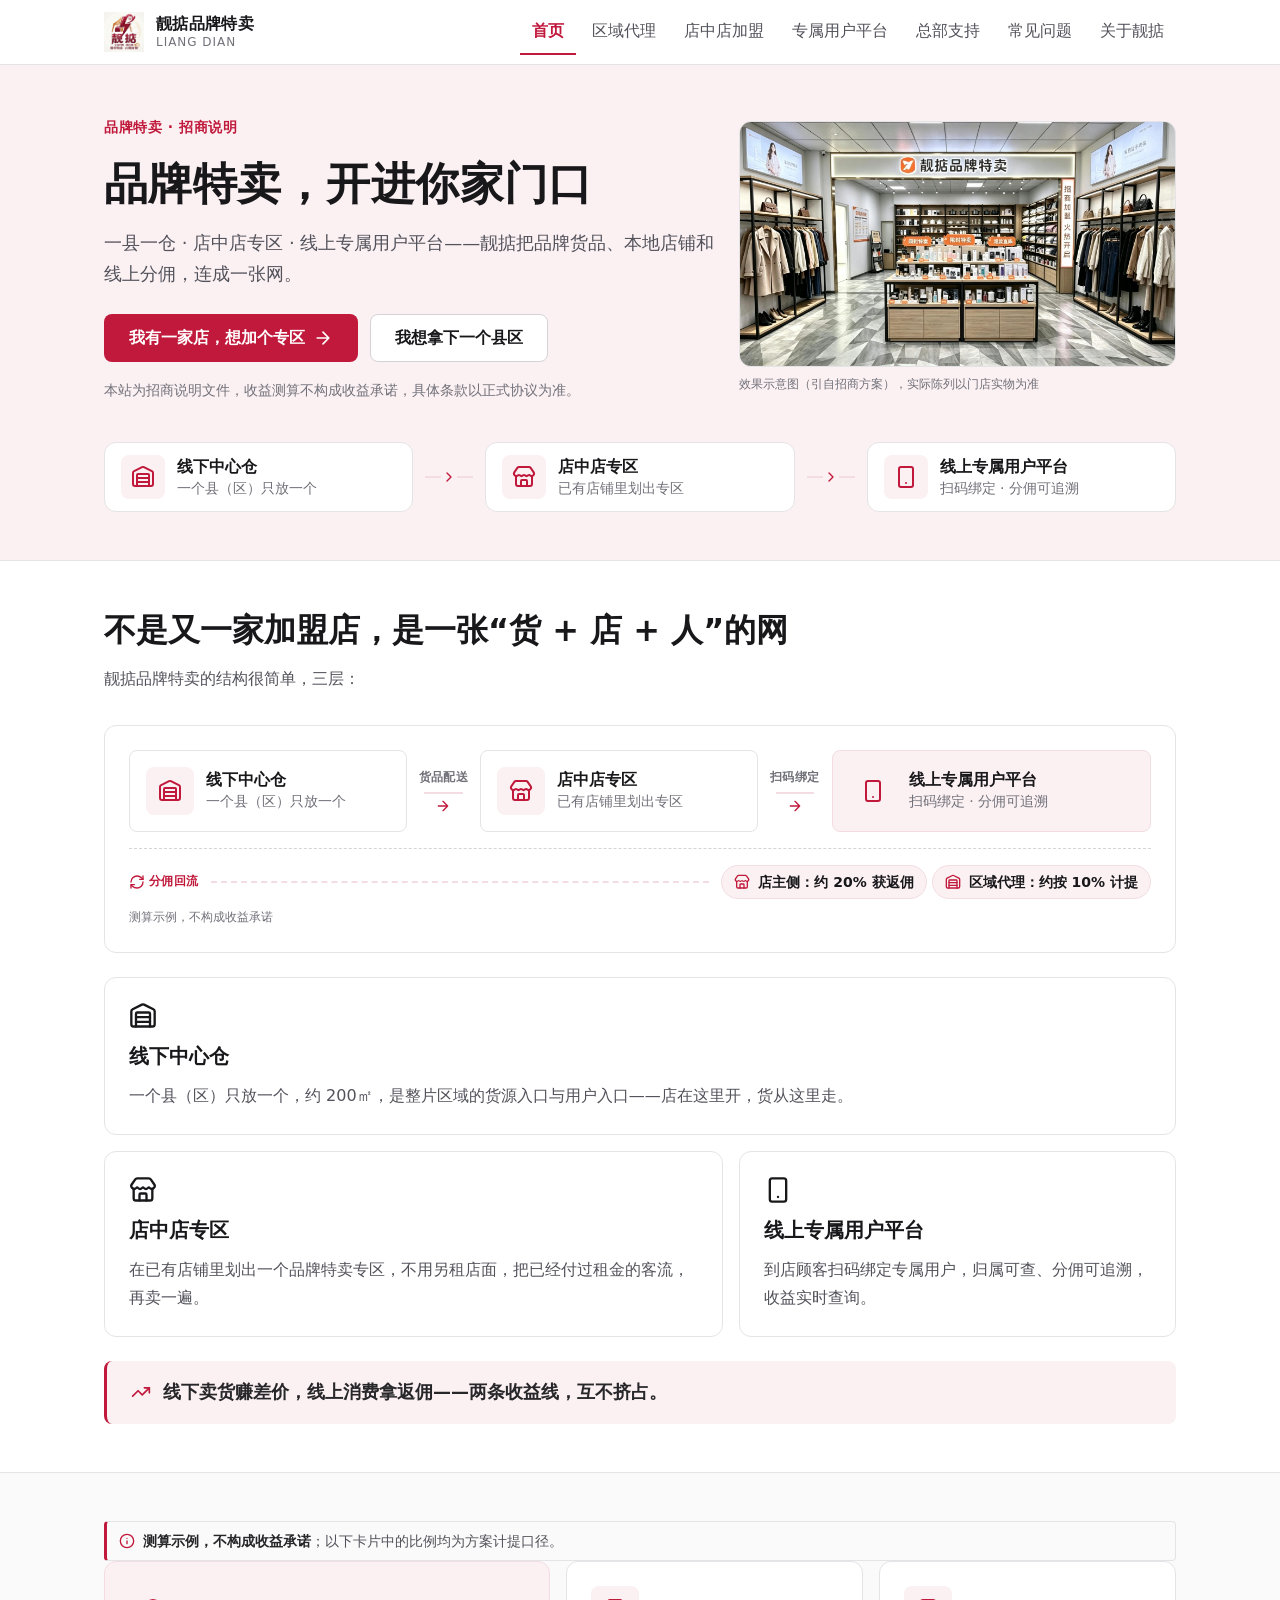
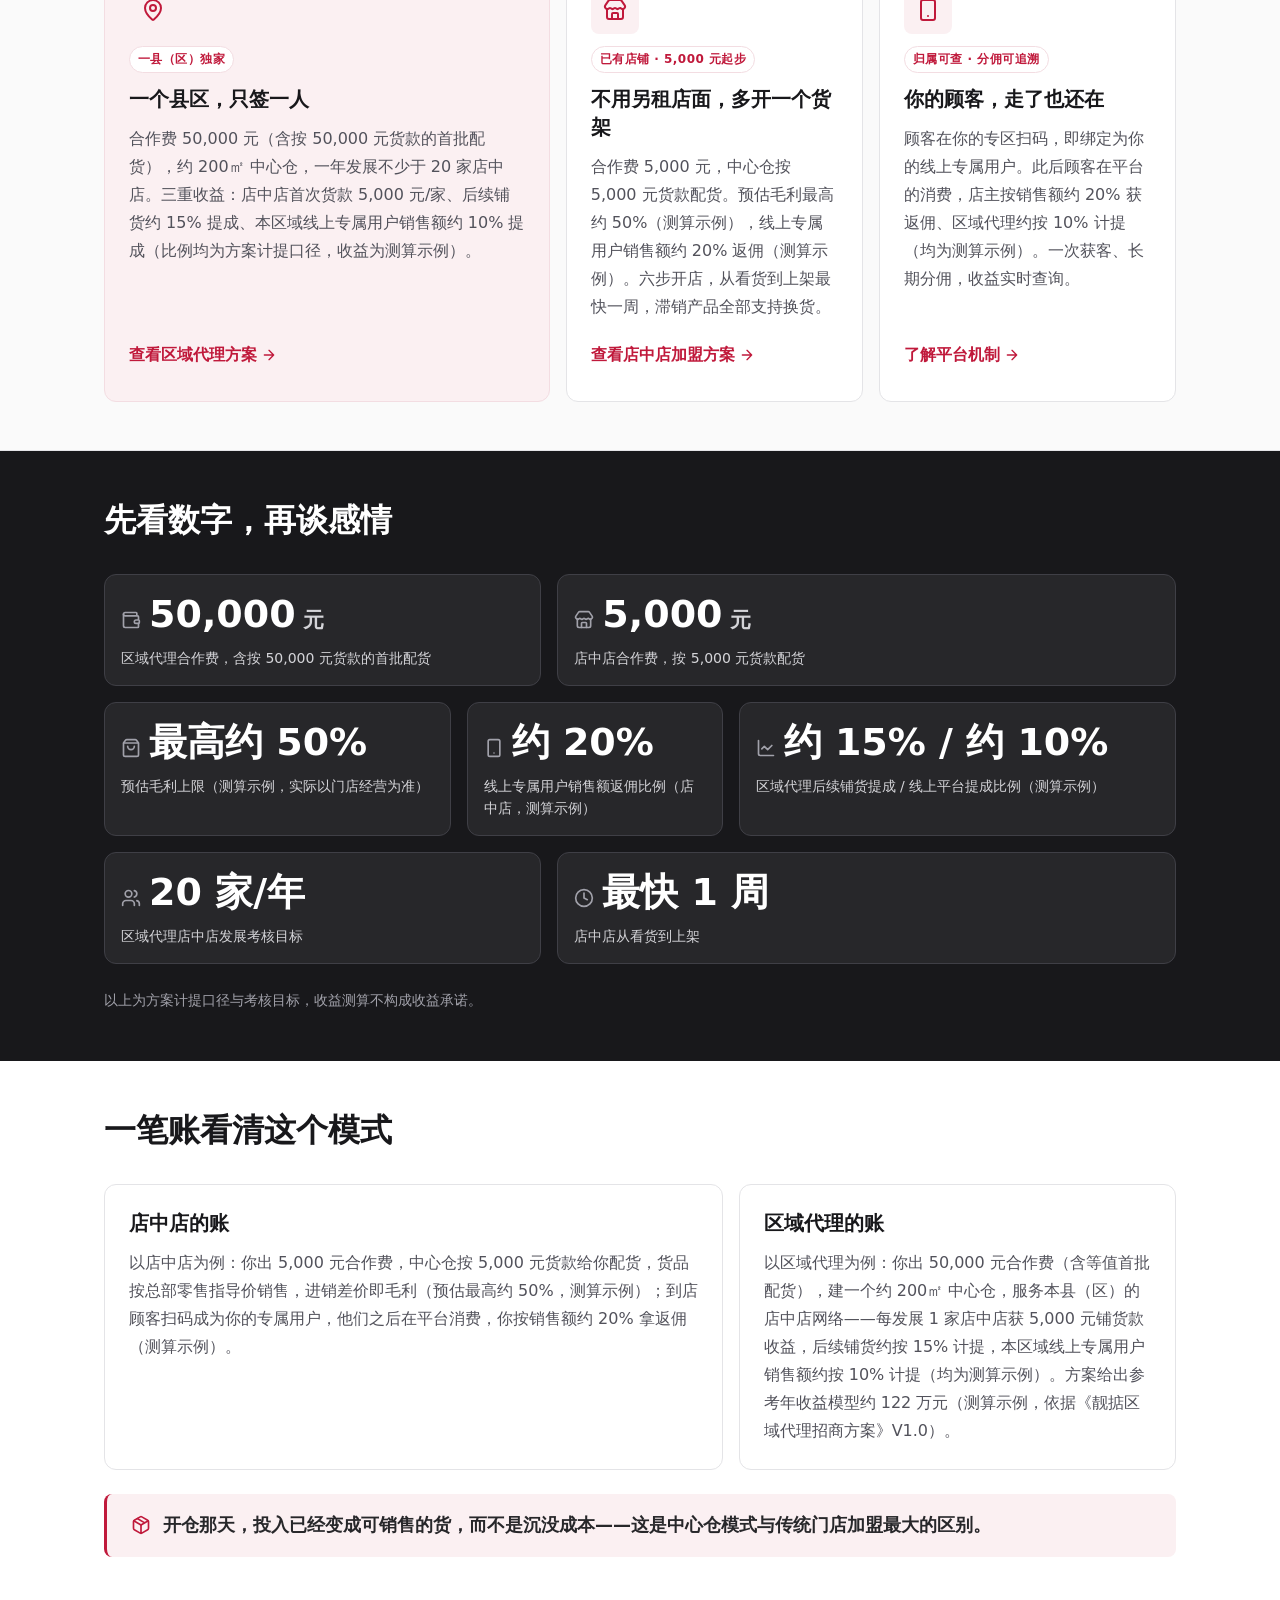
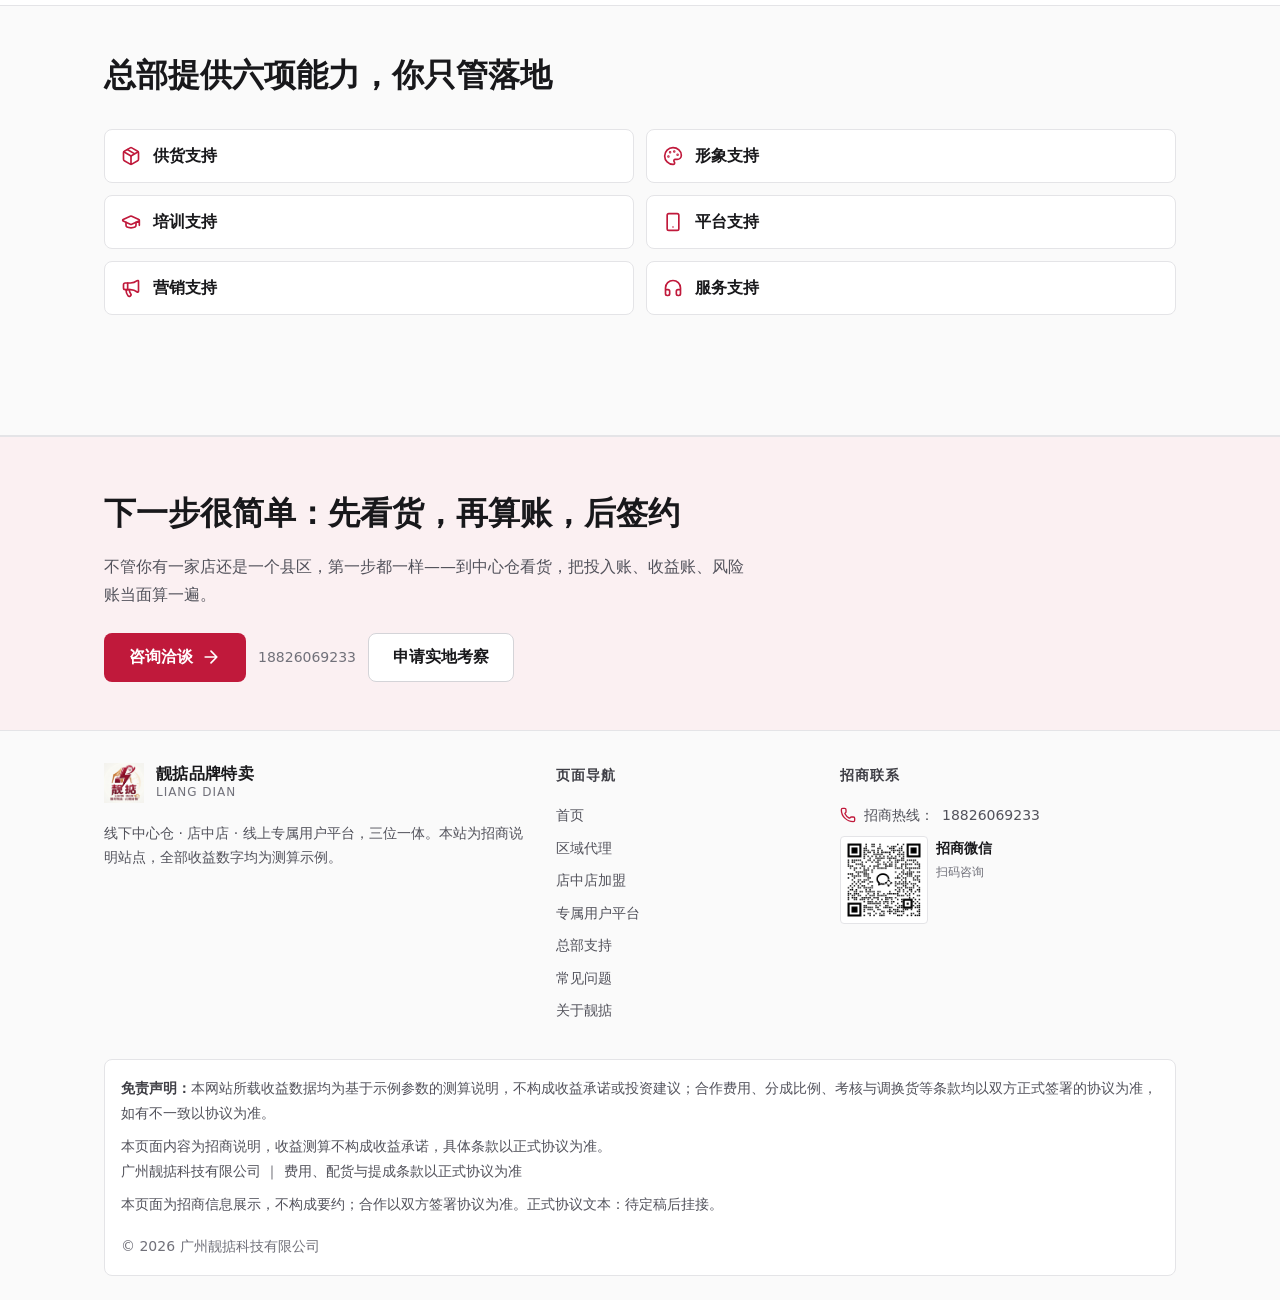
<file: index.html>
<!DOCTYPE html><html lang="zh-CN"> <head><meta charset="UTF-8"><meta name="viewport" content="width=device-width, initial-scale=1.0"><title>靓掂品牌特卖招商官网｜区域代理 · 店中店加盟 · 线上专属用户平台</title><meta name="description" content="靓掂品牌特卖，“线下中心仓 + 店中店 + 线上专属用户平台”三位一体。一县一仓区域代理（合作费 50,000 元含首批配货）与店中店专区加盟（5,000 元起步）双通道，顾客扫码绑定专属用户，归属可查、分佣可追溯。本站为招商说明，收益测算不构成承诺，条款以正式协议为准。"><meta name="theme-color" content="#C0193B"><link rel="icon" type="image/png" href="./assets/img/logo.png"><link rel="stylesheet" href="/_astro/about.V4o5w0qx.css"></head> <body> <a class="skip-link" href="#main">跳到主内容</a> <header class="site-header"> <div class="container header-inner"> <a class="brand" href="./index.html"> <img src="./assets/img/logo.png" alt="靓掂品牌特卖标志" width="40" height="40"> <span class="brand-name"><strong>靓掂品牌特卖</strong><span>LIANG DIAN</span></span> </a> <button class="nav-toggle" type="button" aria-expanded="false" aria-controls="site-nav"> <svg class="icon icon-24 icon-menu" aria-hidden="true" focusable="false"><use href="#i-menu"></use></svg> <svg class="icon icon-24 icon-close" aria-hidden="true" focusable="false"><use href="#i-x"></use></svg> <span class="visually-hidden">打开菜单</span> </button> <nav class="site-nav" id="site-nav" aria-label="主导航"> <ul> <li> <a href="./index.html" aria-current="page">首页</a> </li><li> <a href="./agent.html">区域代理</a> </li><li> <a href="./store.html">店中店加盟</a> </li><li> <a href="./platform.html">专属用户平台</a> </li><li> <a href="./support.html">总部支持</a> </li><li> <a href="./faq.html">常见问题</a> </li><li> <a href="./about.html">关于靓掂</a> </li> </ul> </nav> </div> </header> <!-- 本地图标 sprite（来源 lucide，经 Iconify API 下载至 assets/icons/，已内联以便 file:// 预览） --><svg xmlns="http://www.w3.org/2000/svg" class="svg-sprite" aria-hidden="true"> <symbol id="i-arrow-right" viewBox="0 0 24 24"><path fill="none" stroke="currentColor" stroke-linecap="round" stroke-linejoin="round" stroke-width="2" d="M5 12h14m-7-7l7 7l-7 7"></path></symbol> <symbol id="i-badge-check" viewBox="0 0 24 24"><g fill="none" stroke="currentColor" stroke-linecap="round" stroke-linejoin="round" stroke-width="2"><path d="M3.85 8.62a4 4 0 0 1 4.78-4.77a4 4 0 0 1 6.74 0a4 4 0 0 1 4.78 4.78a4 4 0 0 1 0 6.74a4 4 0 0 1-4.77 4.78a4 4 0 0 1-6.75 0a4 4 0 0 1-4.78-4.77a4 4 0 0 1 0-6.76"></path><path d="m16 9l-5.5 5.5L8 12"></path></g></symbol> <symbol id="i-building-2" viewBox="0 0 24 24"><g fill="none" stroke="currentColor" stroke-linecap="round" stroke-linejoin="round" stroke-width="2"><path d="M10 12h4m-4-4h4m0 13v-3a2 2 0 0 0-4 0v3"></path><path d="M6 10H4a2 2 0 0 0-2 2v7a2 2 0 0 0 2 2h16a2 2 0 0 0 2-2V9a2 2 0 0 0-2-2h-2"></path><path d="M6 21V5a2 2 0 0 1 2-2h8a2 2 0 0 1 2 2v16"></path></g></symbol> <symbol id="i-calculator" viewBox="0 0 24 24"><g fill="none" stroke="currentColor" stroke-linecap="round" stroke-linejoin="round" stroke-width="2"><rect width="16" height="20" x="4" y="2" rx="2"></rect><path d="M8 6h8m0 8v4m0-8h.01M12 10h.01M8 10h.01M12 14h.01M8 14h.01M12 18h.01M8 18h.01"></path></g></symbol> <symbol id="i-chart-line" viewBox="0 0 24 24"><g fill="none" stroke="currentColor" stroke-linecap="round" stroke-linejoin="round" stroke-width="2"><path d="M3 3v16a2 2 0 0 0 2 2h16"></path><path d="m19 9l-5 5l-4-4l-3 3"></path></g></symbol> <symbol id="i-check" viewBox="0 0 24 24"><path fill="none" stroke="currentColor" stroke-linecap="round" stroke-linejoin="round" stroke-width="2" d="M20 6L9 17l-5-5"></path></symbol> <symbol id="i-chevron-down" viewBox="0 0 24 24"><path fill="none" stroke="currentColor" stroke-linecap="round" stroke-linejoin="round" stroke-width="2" d="m6 9l6 6l6-6"></path></symbol> <symbol id="i-circle-alert" viewBox="0 0 24 24"><g fill="none" stroke="currentColor" stroke-linecap="round" stroke-linejoin="round" stroke-width="2"><circle cx="12" cy="12" r="10"></circle><path d="M12 8v4m0 4h.01"></path></g></symbol> <symbol id="i-clock" viewBox="0 0 24 24"><g fill="none" stroke="currentColor" stroke-linecap="round" stroke-linejoin="round" stroke-width="2"><circle cx="12" cy="12" r="10"></circle><path d="M12 6v6l4 2"></path></g></symbol> <symbol id="i-coins" viewBox="0 0 24 24"><g fill="none" stroke="currentColor" stroke-linecap="round" stroke-linejoin="round" stroke-width="2"><path d="M13.744 17.736a6 6 0 1 1-7.48-7.48M15 6h1v4"></path><path d="m6.134 14.768l.866-.5l2 3.464"></path><circle cx="16" cy="8" r="6"></circle></g></symbol> <symbol id="i-eye" viewBox="0 0 24 24"><g fill="none" stroke="currentColor" stroke-linecap="round" stroke-linejoin="round" stroke-width="2"><path d="M2.062 12.348a1 1 0 0 1 0-.696a10.75 10.75 0 0 1 19.876 0a1 1 0 0 1 0 .696a10.75 10.75 0 0 1-19.876 0"></path><circle cx="12" cy="12" r="3"></circle></g></symbol> <symbol id="i-graduation-cap" viewBox="0 0 24 24"><g fill="none" stroke="currentColor" stroke-linecap="round" stroke-linejoin="round" stroke-width="2"><path d="M21.42 10.922a1 1 0 0 0-.019-1.838L12.83 5.18a2 2 0 0 0-1.66 0L2.6 9.08a1 1 0 0 0 0 1.832l8.57 3.908a2 2 0 0 0 1.66 0zM22 10v6"></path><path d="M6 12.5V16a6 3 0 0 0 12 0v-3.5"></path></g></symbol> <symbol id="i-headphones" viewBox="0 0 24 24"><path fill="none" stroke="currentColor" stroke-linecap="round" stroke-linejoin="round" stroke-width="2" d="M3 14h3a2 2 0 0 1 2 2v3a2 2 0 0 1-2 2H5a2 2 0 0 1-2-2v-7a9 9 0 0 1 18 0v7a2 2 0 0 1-2 2h-1a2 2 0 0 1-2-2v-3a2 2 0 0 1 2-2h3"></path></symbol> <symbol id="i-info" viewBox="0 0 24 24"><g fill="none" stroke="currentColor" stroke-linecap="round" stroke-linejoin="round" stroke-width="2"><circle cx="12" cy="12" r="10"></circle><path d="M12 16v-4m0-4h.01"></path></g></symbol> <symbol id="i-layout-template" viewBox="0 0 24 24"><g fill="none" stroke="currentColor" stroke-linecap="round" stroke-linejoin="round" stroke-width="2"><rect width="18" height="7" x="3" y="3" rx="1"></rect><rect width="9" height="7" x="3" y="14" rx="1"></rect><rect width="5" height="7" x="16" y="14" rx="1"></rect></g></symbol> <symbol id="i-list-checks" viewBox="0 0 24 24"><path fill="none" stroke="currentColor" stroke-linecap="round" stroke-linejoin="round" stroke-width="2" d="M13 5h8m-8 7h8m-8 7h8M3 17l2 2l4-4M3 7l2 2l4-4"></path></symbol> <symbol id="i-mail" viewBox="0 0 24 24"><g fill="none" stroke="currentColor" stroke-linecap="round" stroke-linejoin="round" stroke-width="2"><path d="m22 7l-8.991 5.727a2 2 0 0 1-2.009 0L2 7"></path><rect width="20" height="16" x="2" y="4" rx="2"></rect></g></symbol> <symbol id="i-map-pin" viewBox="0 0 24 24"><g fill="none" stroke="currentColor" stroke-linecap="round" stroke-linejoin="round" stroke-width="2"><path d="M20 10c0 4.993-5.539 10.193-7.399 11.799a1 1 0 0 1-1.202 0C9.539 20.193 4 14.993 4 10a8 8 0 0 1 16 0"></path><circle cx="12" cy="10" r="3"></circle></g></symbol> <symbol id="i-megaphone" viewBox="0 0 24 24"><g fill="none" stroke="currentColor" stroke-linecap="round" stroke-linejoin="round" stroke-width="2"><path d="M11 6a13 13 0 0 0 8.4-2.8A1 1 0 0 1 21 4v12a1 1 0 0 1-1.6.8A13 13 0 0 0 11 14H5a2 2 0 0 1-2-2V8a2 2 0 0 1 2-2z"></path><path d="M6 14a12 12 0 0 0 2.4 7.2a2 2 0 0 0 3.2-2.4A8 8 0 0 1 10 14M8 6v8"></path></g></symbol> <symbol id="i-menu" viewBox="0 0 24 24"><path fill="none" stroke="currentColor" stroke-linecap="round" stroke-linejoin="round" stroke-width="2" d="M4 5h16M4 12h16M4 19h16"></path></symbol> <symbol id="i-message-circle" viewBox="0 0 24 24"><path fill="none" stroke="currentColor" stroke-linecap="round" stroke-linejoin="round" stroke-width="2" d="M2.992 16.342a2 2 0 0 1 .094 1.167l-1.065 3.29a1 1 0 0 0 1.236 1.168l3.413-.998a2 2 0 0 1 1.099.092a10 10 0 1 0-4.777-4.719"></path></symbol> <symbol id="i-package" viewBox="0 0 24 24"><g fill="none" stroke="currentColor" stroke-linecap="round" stroke-linejoin="round" stroke-width="2"><path d="M11 21.73a2 2 0 0 0 2 0l7-4A2 2 0 0 0 21 16V8a2 2 0 0 0-1-1.73l-7-4a2 2 0 0 0-2 0l-7 4A2 2 0 0 0 3 8v8a2 2 0 0 0 1 1.73zm1 .27V12"></path><path d="M3.29 7L12 12l8.71-5M7.5 4.27l9 5.15"></path></g></symbol> <symbol id="i-palette" viewBox="0 0 24 24"><g fill="none" stroke="currentColor" stroke-linecap="round" stroke-linejoin="round" stroke-width="2"><path d="M12 22a1 1 0 0 1 0-20a10 9 0 0 1 10 9a5 5 0 0 1-5 5h-2.25a1.75 1.75 0 0 0-1.4 2.8l.3.4a1.75 1.75 0 0 1-1.4 2.8z"></path><circle cx="13.5" cy="6.5" r=".5" fill="currentColor"></circle><circle cx="17.5" cy="10.5" r=".5" fill="currentColor"></circle><circle cx="6.5" cy="12.5" r=".5" fill="currentColor"></circle><circle cx="8.5" cy="7.5" r=".5" fill="currentColor"></circle></g></symbol> <symbol id="i-phone" viewBox="0 0 24 24"><path fill="none" stroke="currentColor" stroke-linecap="round" stroke-linejoin="round" stroke-width="2" d="M13.832 16.568a1 1 0 0 0 1.213-.303l.355-.465A2 2 0 0 1 17 15h3a2 2 0 0 1 2 2v3a2 2 0 0 1-2 2A18 18 0 0 1 2 4a2 2 0 0 1 2-2h3a2 2 0 0 1 2 2v3a2 2 0 0 1-.8 1.6l-.468.351a1 1 0 0 0-.292 1.233a14 14 0 0 0 6.392 6.384"></path></symbol> <symbol id="i-qr-code" viewBox="0 0 24 24"><g fill="none" stroke="currentColor" stroke-linecap="round" stroke-linejoin="round" stroke-width="2"><rect width="5" height="5" x="3" y="3" rx="1"></rect><rect width="5" height="5" x="16" y="3" rx="1"></rect><rect width="5" height="5" x="3" y="16" rx="1"></rect><path d="M21 16h-3a2 2 0 0 0-2 2v3m5 0v.01M12 7v3a2 2 0 0 1-2 2H7m-4 0h.01M12 3h.01M12 16v.01M16 12h1m4 0v.01M12 21v-1"></path></g></symbol> <symbol id="i-refresh-cw" viewBox="0 0 24 24"><g fill="none" stroke="currentColor" stroke-linecap="round" stroke-linejoin="round" stroke-width="2"><path d="M3 12a9 9 0 0 1 9-9a9.75 9.75 0 0 1 6.74 2.74L21 8"></path><path d="M21 3v5h-5m5 4a9 9 0 0 1-9 9a9.75 9.75 0 0 1-6.74-2.74L3 16"></path><path d="M8 16H3v5"></path></g></symbol> <symbol id="i-shield-alert" viewBox="0 0 24 24"><path fill="none" stroke="currentColor" stroke-linecap="round" stroke-linejoin="round" stroke-width="2" d="M20 13c0 5-3.5 7.5-7.66 8.95a1 1 0 0 1-.67-.01C7.5 20.5 4 18 4 13V6a1 1 0 0 1 1-1c2 0 4.5-1.2 6.24-2.72a1.17 1.17 0 0 1 1.52 0C14.51 3.81 17 5 19 5a1 1 0 0 1 1 1zm-8-5v4m0 4h.01"></path></symbol> <symbol id="i-shield-check" viewBox="0 0 24 24"><g fill="none" stroke="currentColor" stroke-linecap="round" stroke-linejoin="round" stroke-width="2"><path d="M20 13c0 5-3.5 7.5-7.66 8.95a1 1 0 0 1-.67-.01C7.5 20.5 4 18 4 13V6a1 1 0 0 1 1-1c2 0 4.5-1.2 6.24-2.72a1.17 1.17 0 0 1 1.52 0C14.51 3.81 17 5 19 5a1 1 0 0 1 1 1z"></path><path d="m9 12l2 2l4-4"></path></g></symbol> <symbol id="i-shopping-bag" viewBox="0 0 24 24"><g fill="none" stroke="currentColor" stroke-linecap="round" stroke-linejoin="round" stroke-width="2"><path d="M16 10a4 4 0 0 1-8 0M3.103 6.034h17.794"></path><path d="M3.4 5.467a2 2 0 0 0-.4 1.2V20a2 2 0 0 0 2 2h14a2 2 0 0 0 2-2V6.667a2 2 0 0 0-.4-1.2l-2-2.667A2 2 0 0 0 17 2H7a2 2 0 0 0-1.6.8z"></path></g></symbol> <symbol id="i-smartphone" viewBox="0 0 24 24"><g fill="none" stroke="currentColor" stroke-linecap="round" stroke-linejoin="round" stroke-width="2"><rect width="14" height="20" x="5" y="2" rx="2" ry="2"></rect><path d="M12 18h.01"></path></g></symbol> <symbol id="i-store" viewBox="0 0 24 24"><g fill="none" stroke="currentColor" stroke-linecap="round" stroke-linejoin="round" stroke-width="2"><path d="M15 21v-5a1 1 0 0 0-1-1h-4a1 1 0 0 0-1 1v5m8.774-10.69a1.12 1.12 0 0 0-1.549 0a2.5 2.5 0 0 1-3.451 0a1.12 1.12 0 0 0-1.548 0a2.5 2.5 0 0 1-3.452 0a1.12 1.12 0 0 0-1.549 0a2.5 2.5 0 0 1-3.77-3.248l2.889-4.184A2 2 0 0 1 7 2h10a2 2 0 0 1 1.653.873l2.895 4.192a2.5 2.5 0 0 1-3.774 3.244"></path><path d="M4 10.95V19a2 2 0 0 0 2 2h12a2 2 0 0 0 2-2v-8.05"></path></g></symbol> <symbol id="i-trending-up" viewBox="0 0 24 24"><g fill="none" stroke="currentColor" stroke-linecap="round" stroke-linejoin="round" stroke-width="2"><path d="M16 7h6v6"></path><path d="m22 7l-8.5 8.5l-5-5L2 17"></path></g></symbol> <symbol id="i-truck" viewBox="0 0 24 24"><g fill="none" stroke="currentColor" stroke-linecap="round" stroke-linejoin="round" stroke-width="2"><path d="M14 18V6a2 2 0 0 0-2-2H4a2 2 0 0 0-2 2v11a1 1 0 0 0 1 1h2m10 0H9m10 0h2a1 1 0 0 0 1-1v-3.65a1 1 0 0 0-.22-.624l-3.48-4.35A1 1 0 0 0 17.52 8H14"></path><circle cx="17" cy="18" r="2"></circle><circle cx="7" cy="18" r="2"></circle></g></symbol> <symbol id="i-user-check" viewBox="0 0 24 24"><g fill="none" stroke="currentColor" stroke-linecap="round" stroke-linejoin="round" stroke-width="2"><path d="m16 11l2 2l4-4m-6 12v-2a4 4 0 0 0-4-4H6a4 4 0 0 0-4 4v2"></path><circle cx="9" cy="7" r="4"></circle></g></symbol> <symbol id="i-users" viewBox="0 0 24 24"><g fill="none" stroke="currentColor" stroke-linecap="round" stroke-linejoin="round" stroke-width="2"><path d="M16 21v-2a4 4 0 0 0-4-4H6a4 4 0 0 0-4 4v2M16 3.128a4 4 0 0 1 0 7.744M22 21v-2a4 4 0 0 0-3-3.87"></path><circle cx="9" cy="7" r="4"></circle></g></symbol> <symbol id="i-wallet" viewBox="0 0 24 24"><g fill="none" stroke="currentColor" stroke-linecap="round" stroke-linejoin="round" stroke-width="2"><path d="M19 7V4a1 1 0 0 0-1-1H5a2 2 0 0 0 0 4h15a1 1 0 0 1 1 1v4h-3a2 2 0 0 0 0 4h3a1 1 0 0 0 1-1v-2a1 1 0 0 0-1-1"></path><path d="M3 5v14a2 2 0 0 0 2 2h15a1 1 0 0 0 1-1v-4"></path></g></symbol> <symbol id="i-warehouse" viewBox="0 0 24 24"><g fill="none" stroke="currentColor" stroke-linecap="round" stroke-linejoin="round" stroke-width="2"><path d="M18 21V10a1 1 0 0 0-1-1H7a1 1 0 0 0-1 1v11"></path><path d="M22 19a2 2 0 0 1-2 2H4a2 2 0 0 1-2-2V8a2 2 0 0 1 1.132-1.803l7.95-3.974a2 2 0 0 1 1.837 0l7.948 3.974A2 2 0 0 1 22 8zM6 13h12M6 17h12"></path></g></symbol> <symbol id="i-x" viewBox="0 0 24 24"><path fill="none" stroke="currentColor" stroke-linecap="round" stroke-linejoin="round" stroke-width="2" d="M18 6L6 18M6 6l12 12"></path></symbol> </svg> <main id="main">   <section class="hero"> <div class="container grid-12"> <div class="span-7"> <p class="hero-kicker">品牌特卖 · 招商说明</p> <h1>品牌特卖，开进你家门口</h1> <p class="hero-lede">一县一仓 · 店中店专区 · 线上专属用户平台——靓掂把品牌货品、本地店铺和线上分佣，连成一张网。</p> <div class="hero-actions"> <a class="btn btn-primary" href="./store.html">我有一家店，想加个专区
<svg class="icon" aria-hidden="true" focusable="false"><use href="#i-arrow-right"></use></svg> </a> <a class="btn btn-secondary" href="./agent.html">我想拿下一个县区</a> </div> <p class="hero-note">本站为招商说明文件，收益测算不构成收益承诺，具体条款以正式协议为准。</p> </div> <div class="span-5 hero-visual"> <figure class="hero-media"> <img src="./assets/img/store-front.jpg" alt="靓掂品牌特卖中心仓门店效果示意图" width="1600" height="899" loading="eager" fetchpriority="high"> <figcaption>效果示意图（引自招商方案），实际陈列以门店实物为准</figcaption> </figure> </div> <div class="hero-flow-strip" aria-hidden="true"> <div class="flow-card"> <span class="flow-icon"><svg class="icon icon-24" focusable="false"><use href="#i-warehouse"></use></svg></span> <div><strong>线下中心仓</strong><small>一个县（区）只放一个</small></div> </div> <span class="flow-link"><span class="flow-line"></span><svg class="icon icon-16" focusable="false"><use href="#i-chevron-down"></use></svg><span class="flow-line"></span></span> <div class="flow-card"> <span class="flow-icon"><svg class="icon icon-24" focusable="false"><use href="#i-store"></use></svg></span> <div><strong>店中店专区</strong><small>已有店铺里划出专区</small></div> </div> <span class="flow-link"><span class="flow-line"></span><svg class="icon icon-16" focusable="false"><use href="#i-chevron-down"></use></svg><span class="flow-line"></span></span> <div class="flow-card"> <span class="flow-icon"><svg class="icon icon-24" focusable="false"><use href="#i-smartphone"></use></svg></span> <div><strong>线上专属用户平台</strong><small>扫码绑定 · 分佣可追溯</small></div> </div> </div> </div> </section>  <section class="section"> <div class="container"> <div class="section-head reveal"> <h2>不是又一家加盟店，是一张“货 + 店 + 人”的网</h2> <p class="lede">靓掂品牌特卖的结构很简单，三层：</p> </div> <div class="reveal"> <div class="model-diagram"> <div class="md-flow"> <div class="md-node"> <span class="icon-chip"><svg class="icon icon-24" aria-hidden="true" focusable="false"><use href="#i-warehouse"></use></svg></span> <div class="md-node-body"> <strong>线下中心仓</strong> <small>一个县（区）只放一个</small> </div> </div> <div class="md-link" aria-hidden="true"> <span class="md-link-label">货品配送</span> <span class="md-link-line"></span> <svg class="icon icon-16" focusable="false"><use href="#i-arrow-right"></use></svg> </div> <div class="md-node"> <span class="icon-chip"><svg class="icon icon-24" aria-hidden="true" focusable="false"><use href="#i-store"></use></svg></span> <div class="md-node-body"> <strong>店中店专区</strong> <small>已有店铺里划出专区</small> </div> </div> <div class="md-link" aria-hidden="true"> <span class="md-link-label">扫码绑定</span> <span class="md-link-line"></span> <svg class="icon icon-16" focusable="false"><use href="#i-arrow-right"></use></svg> </div> <div class="md-node"> <span class="icon-chip"><svg class="icon icon-24" aria-hidden="true" focusable="false"><use href="#i-smartphone"></use></svg></span> <div class="md-node-body"> <strong>线上专属用户平台</strong> <small>扫码绑定 · 分佣可追溯</small> </div> </div> </div> <div class="md-rebate" aria-hidden="false"> <span class="md-rebate-head"> <svg class="icon icon-16" aria-hidden="true" focusable="false"><use href="#i-refresh-cw"></use></svg>分佣回流
</span> <div class="md-rebate-line" aria-hidden="true"></div> <div class="md-rebate-tags"> <span class="md-tag"> <svg class="icon icon-16" aria-hidden="true" focusable="false"><use href="#i-store"></use></svg>
店主侧：约 20% 获返佣
</span> <span class="md-tag"> <svg class="icon icon-16" aria-hidden="true" focusable="false"><use href="#i-warehouse"></use></svg>
区域代理：约按 10% 计提
</span> </div> <p class="md-note">测算示例，不构成收益承诺</p> </div> </div> </div> <div class="grid-12 mt-6"> <div class="span-12 card reveal"> <svg class="icon icon-28" aria-hidden="true" focusable="false"><use href="#i-warehouse"></use></svg> <h3>线下中心仓</h3> <p>一个县（区）只放一个，约 200㎡，是整片区域的货源入口与用户入口——店在这里开，货从这里走。</p> </div> <div class="span-7 card reveal"> <svg class="icon icon-28" aria-hidden="true" focusable="false"><use href="#i-store"></use></svg> <h3>店中店专区</h3> <p>在已有店铺里划出一个品牌特卖专区，不用另租店面，把已经付过租金的客流，再卖一遍。</p> </div> <div class="span-5 card reveal"> <svg class="icon icon-28" aria-hidden="true" focusable="false"><use href="#i-smartphone"></use></svg> <h3>线上专属用户平台</h3> <p>到店顾客扫码绑定专属用户，归属可查、分佣可追溯，收益实时查询。</p> </div> </div> <div class="callout reveal mt-6"> <svg class="icon" aria-hidden="true" focusable="false"><use href="#i-trending-up"></use></svg>
线下卖货赚差价，线上消费拿返佣——两条收益线，互不挤占。
</div> </div> </section>  <section class="section section-alt" aria-label="三大业务入口"> <div class="container"> <div class="compliance-note reveal"> <svg class="icon" aria-hidden="true" focusable="false"><use href="#i-info"></use></svg> <span><strong>测算示例，不构成收益承诺</strong>；以下卡片中的比例均为方案计提口径。</span> </div> <div class="card-grid grid-3a"> <div class="card card-featured reveal"> <span class="icon-chip"><svg class="icon icon-24" aria-hidden="true" focusable="false"><use href="#i-map-pin"></use></svg></span> <span class="card-tag">一县（区）独家</span> <h3>一个县区，只签一人</h3> <p>合作费 50,000 元（含按 50,000 元货款的首批配货），约 200㎡ 中心仓，一年发展不少于 20 家店中店。三重收益：店中店首次货款 5,000 元/家、后续铺货约 15% 提成、本区域线上专属用户销售额约 10% 提成（比例均为方案计提口径，收益为测算示例）。</p> <a class="btn-text" href="./agent.html">查看区域代理方案
<svg class="icon icon-16" aria-hidden="true" focusable="false"><use href="#i-arrow-right"></use></svg> </a> </div> <div class="card reveal"> <span class="icon-chip"><svg class="icon icon-24" aria-hidden="true" focusable="false"><use href="#i-store"></use></svg></span> <span class="card-tag">已有店铺 · 5,000 元起步</span> <h3>不用另租店面，多开一个货架</h3> <p>合作费 5,000 元，中心仓按 5,000 元货款配货。预估毛利最高约 50%（测算示例），线上专属用户销售额约 20% 返佣（测算示例）。六步开店，从看货到上架最快一周，滞销产品全部支持换货。</p> <a class="btn-text" href="./store.html">查看店中店加盟方案
<svg class="icon icon-16" aria-hidden="true" focusable="false"><use href="#i-arrow-right"></use></svg> </a> </div> <div class="card reveal"> <span class="icon-chip"><svg class="icon icon-24" aria-hidden="true" focusable="false"><use href="#i-smartphone"></use></svg></span> <span class="card-tag">归属可查 · 分佣可追溯</span> <h3>你的顾客，走了也还在</h3> <p>顾客在你的专区扫码，即绑定为你的线上专属用户。此后顾客在平台的消费，店主按销售额约 20% 获返佣、区域代理约按 10% 计提（均为测算示例）。一次获客、长期分佣，收益实时查询。</p> <a class="btn-text" href="./platform.html">了解平台机制
<svg class="icon icon-16" aria-hidden="true" focusable="false"><use href="#i-arrow-right"></use></svg> </a> </div> </div> </div> </section>  <section class="stat-band" aria-label="核心数字"> <div class="container"> <div class="section-head reveal"> <h2>先看数字，再谈感情</h2> </div> <div class="grid-12"> <div class="span-5 stat-item reveal"> <p class="stat-num"><svg class="stat-ic" aria-hidden="true" focusable="false"><use href="#i-wallet"></use></svg><span class="stat-v">50,000</span><span class="stat-u"> 元</span></p> <p class="stat-desc">区域代理合作费，含按 50,000 元货款的首批配货</p> </div> <div class="span-7 stat-item reveal"> <p class="stat-num"><svg class="stat-ic" aria-hidden="true" focusable="false"><use href="#i-store"></use></svg><span class="stat-v">5,000</span><span class="stat-u"> 元</span></p> <p class="stat-desc">店中店合作费，按 5,000 元货款配货</p> </div> <div class="span-4 stat-item reveal"> <p class="stat-num"><svg class="stat-ic" aria-hidden="true" focusable="false"><use href="#i-shopping-bag"></use></svg>最高约 50%</p> <p class="stat-desc">预估毛利上限（测算示例，实际以门店经营为准）</p> </div> <div class="span-3 stat-item reveal"> <p class="stat-num"><svg class="stat-ic" aria-hidden="true" focusable="false"><use href="#i-smartphone"></use></svg>约 20%</p> <p class="stat-desc">线上专属用户销售额返佣比例（店中店，测算示例）</p> </div> <div class="span-5 stat-item reveal"> <p class="stat-num"><svg class="stat-ic" aria-hidden="true" focusable="false"><use href="#i-chart-line"></use></svg>约 15% / 约 10%</p> <p class="stat-desc">区域代理后续铺货提成 / 线上平台提成比例（测算示例）</p> </div> <div class="span-5 stat-item reveal"> <p class="stat-num"><svg class="stat-ic" aria-hidden="true" focusable="false"><use href="#i-users"></use></svg>20 <span class="stat-nw">家/年</span></p> <p class="stat-desc">区域代理店中店发展考核目标</p> </div> <div class="span-7 stat-item reveal"> <p class="stat-num"><svg class="stat-ic" aria-hidden="true" focusable="false"><use href="#i-clock"></use></svg>最快 1 周</p> <p class="stat-desc">店中店从看货到上架</p> </div> </div> <p class="stat-band-foot">以上为方案计提口径与考核目标，收益测算不构成收益承诺。</p> </div> </section>  <section class="section"> <div class="container"> <div class="section-head reveal"> <h2>一笔账看清这个模式</h2> </div> <div class="grid-12"> <div class="span-7 card reveal"> <h3>店中店的账</h3> <p>以店中店为例：你出 5,000 元合作费，中心仓按 5,000 元货款给你配货，货品按总部零售指导价销售，进销差价即毛利（预估最高约 50%，测算示例）；到店顾客扫码成为你的专属用户，他们之后在平台消费，你按销售额约 20% 拿返佣（测算示例）。</p> </div> <div class="span-5 card reveal"> <h3>区域代理的账</h3> <p>以区域代理为例：你出 50,000 元合作费（含等值首批配货），建一个约 200㎡ 中心仓，服务本县（区）的店中店网络——每发展 1 家店中店获 5,000 元铺货款收益，后续铺货约按 15% 计提，本区域线上专属用户销售额约按 10% 计提（均为测算示例）。方案给出参考年收益模型约 122 万元（测算示例，依据《靓掂区域代理招商方案》V1.0）。</p> </div> </div> <div class="callout reveal mt-6"> <svg class="icon" aria-hidden="true" focusable="false"><use href="#i-package"></use></svg>
开仓那天，投入已经变成可销售的货，而不是沉没成本——这是中心仓模式与传统门店加盟最大的区别。
</div> </div> </section>  <section class="section section-alt"> <div class="container"> <div class="section-head reveal"> <h2>总部提供六项能力，你只管落地</h2> </div> <ul class="support-chip-grid reveal"> <li class="support-chip"><svg class="icon" aria-hidden="true" focusable="false"><use href="#i-package"></use></svg>供货支持</li> <li class="support-chip"><svg class="icon" aria-hidden="true" focusable="false"><use href="#i-palette"></use></svg>形象支持</li> <li class="support-chip"><svg class="icon" aria-hidden="true" focusable="false"><use href="#i-graduation-cap"></use></svg>培训支持</li> <li class="support-chip"><svg class="icon" aria-hidden="true" focusable="false"><use href="#i-smartphone"></use></svg>平台支持</li> <li class="support-chip"><svg class="icon" aria-hidden="true" focusable="false"><use href="#i-megaphone"></use></svg>营销支持</li> <li class="support-chip"><svg class="icon" aria-hidden="true" focusable="false"><use href="#i-headphones"></use></svg>服务支持</li> </ul> <div class="hero-actions reveal"> <a class="btn btn-secondary" href="./support.html">查看总部支持详情
<svg class="icon" aria-hidden="true" focusable="false"><use href="#i-arrow-right"></use></svg> </a> </div> </div> </section>  <section class="cta-band"> <div class="container"> <h2 class="reveal">下一步很简单：先看货，再算账，后签约</h2> <p class="reveal">不管你有一家店还是一个县区，第一步都一样——到中心仓看货，把投入账、收益账、风险账当面算一遍。</p> <div class="hero-actions reveal"> <a class="btn btn-primary" href="./about.html#consult">咨询洽谈
<svg class="icon" aria-hidden="true" focusable="false"><use href="#i-arrow-right"></use></svg> </a> <span class="cta-note">18826069233</span> <a class="btn btn-secondary" href="./about.html#consult">申请实地考察</a> </div> </div> </section>  </main> <footer class="site-footer"> <div class="container"> <div class="footer-grid"> <div class="footer-brand"> <a class="brand" href="./index.html"> <img src="./assets/img/logo.png" alt="靓掂品牌特卖标志" width="40" height="40"> <span class="brand-name"><strong>靓掂品牌特卖</strong><span>LIANG DIAN</span></span> </a> <p>线下中心仓 · 店中店 · 线上专属用户平台，三位一体。本站为招商说明站点，全部收益数字均为测算示例。</p> </div> <nav class="footer-col" aria-label="页脚导航"> <h3>页面导航</h3> <ul> <li><a href="./index.html">首页</a></li> <li><a href="./agent.html">区域代理</a></li> <li><a href="./store.html">店中店加盟</a></li> <li><a href="./platform.html">专属用户平台</a></li> <li><a href="./support.html">总部支持</a></li> <li><a href="./faq.html">常见问题</a></li> <li><a href="./about.html">关于靓掂</a></li> </ul> </nav> <div class="footer-col"> <h3>招商联系</h3> <ul class="footer-contact"> <li><svg class="icon" aria-hidden="true" focusable="false"><use href="#i-phone"></use></svg>招商热线：<a href="tel:18826069233">18826069233</a></li> <li class="qr-contact"><img src="./assets/img/contact_me_qr.png" alt="靓掂招商微信二维码" width="88" height="88" loading="lazy"><div class="qr-label"><strong>招商微信</strong><span>扫码咨询</span></div></li> </ul> </div> </div> <div class="footer-legal"> <p><strong>免责声明：</strong>本网站所载收益数据均为基于示例参数的测算说明，不构成收益承诺或投资建议；合作费用、分成比例、考核与调换货等条款均以双方正式签署的协议为准，如有不一致以协议为准。</p> <p class="legal-line">本页面内容为招商说明，收益测算不构成收益承诺，具体条款以正式协议为准。<br>广州靓掂科技有限公司 ｜ 费用、配货与提成条款以正式协议为准</p> <p class="legal-line">本页面为招商信息展示，不构成要约；合作以双方签署协议为准。正式协议文本：待定稿后挂接。</p> <div class="footer-copyright"> <span>© 2026 广州靓掂科技有限公司</span> </div> </div> </div> </footer> <script src="./assets/js/main.js"></script>  </body> </html>
</file>
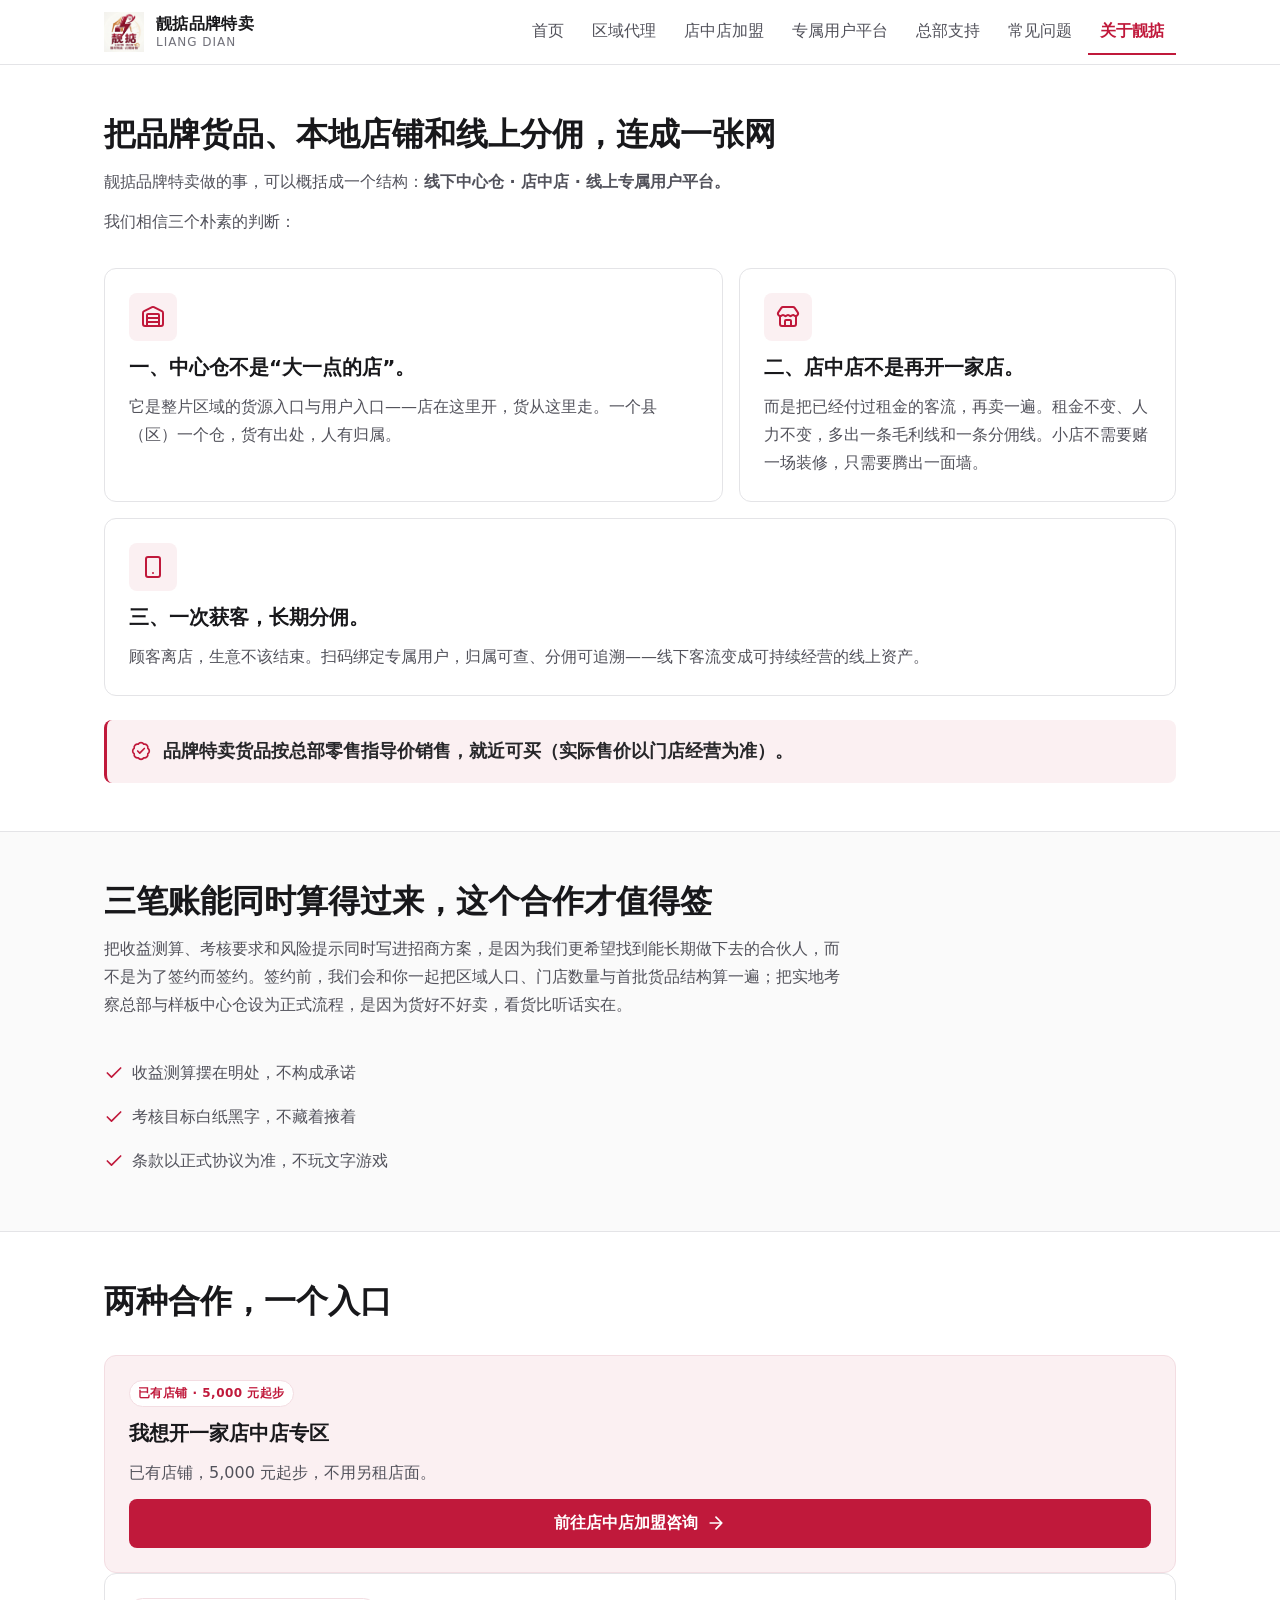
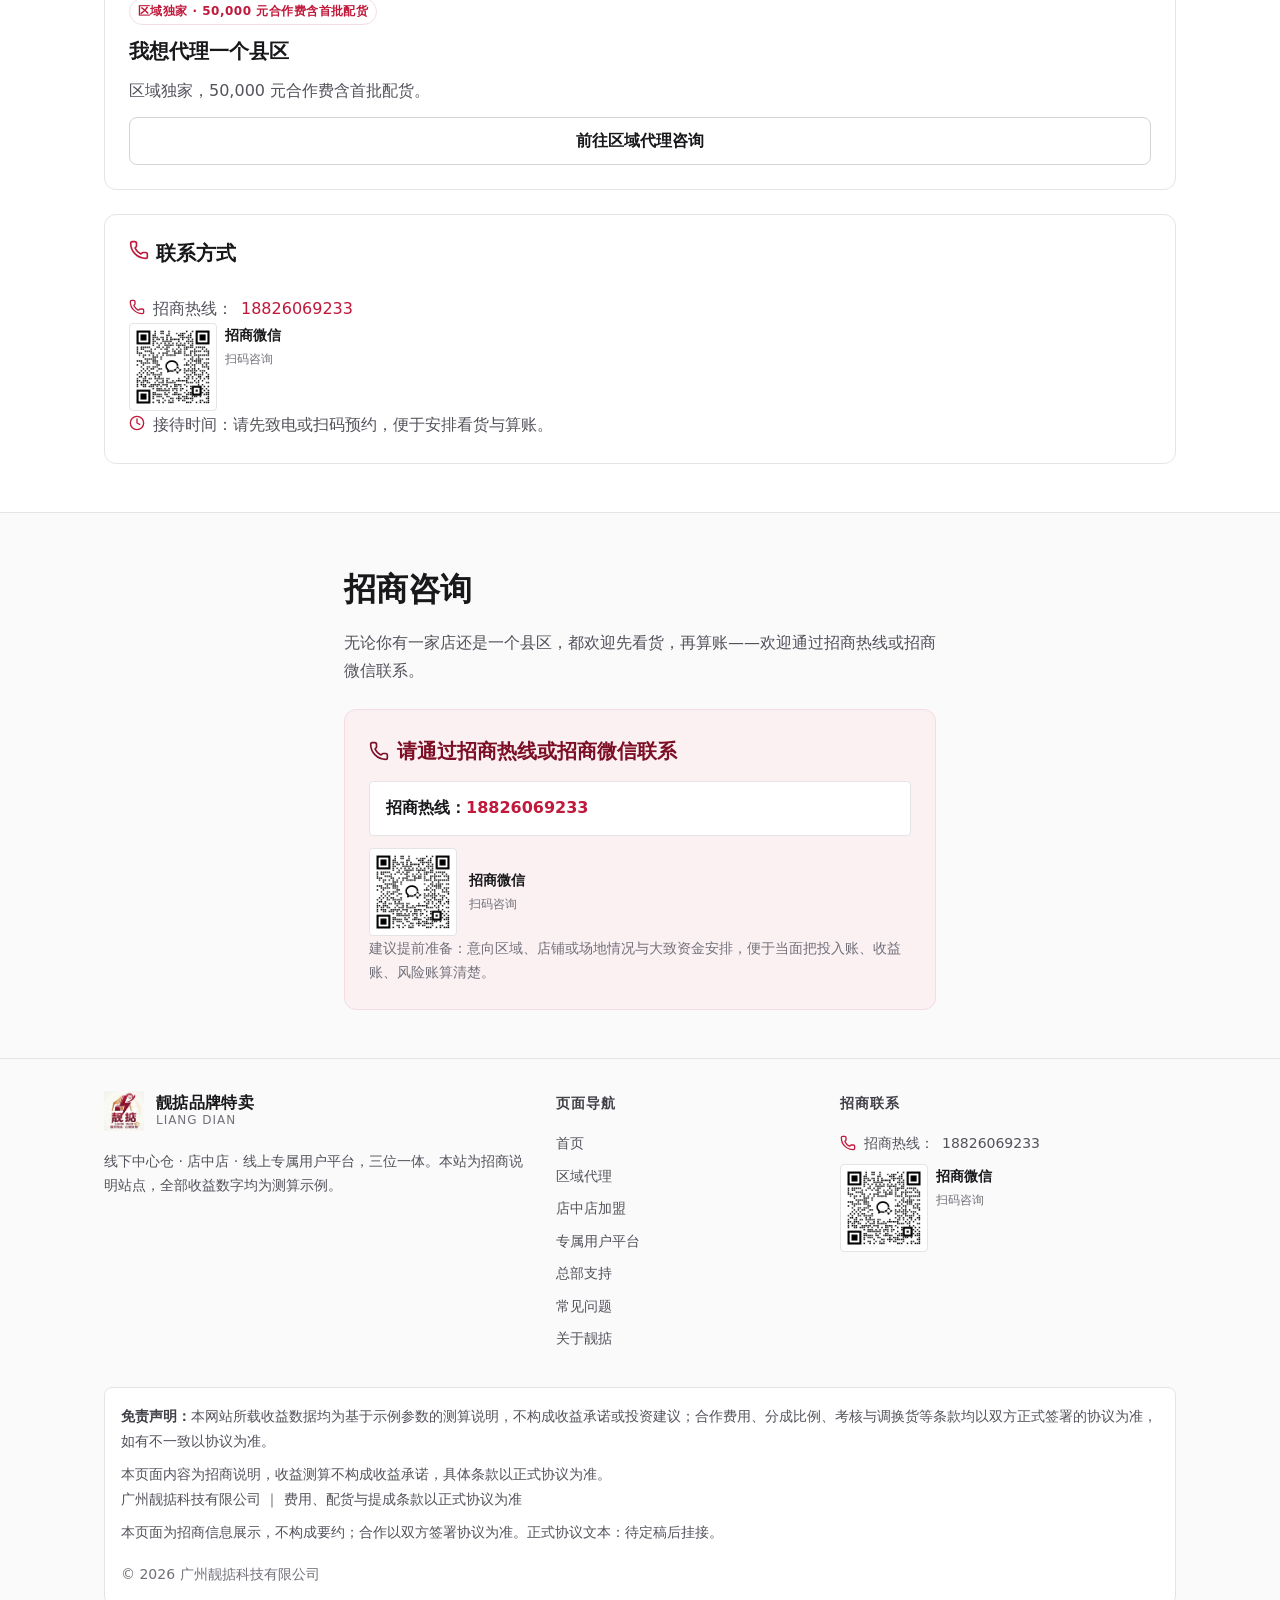
<file: about.html>
<!DOCTYPE html><html lang="zh-CN"> <head><meta charset="UTF-8"><meta name="viewport" content="width=device-width, initial-scale=1.0"><title>关于靓掂品牌特卖｜品牌理念与招商联系｜靓掂</title><meta name="description" content="靓掂品牌特卖：线下中心仓 · 店中店 · 线上专属用户平台三位一体。我们相信把品牌货品、本地店铺和线上分佣连成一张网，让好货走近县区顾客，让小店多一条收益线。招商咨询联系方式。"><meta name="theme-color" content="#C0193B"><link rel="icon" type="image/png" href="./assets/img/logo.png"><link rel="stylesheet" href="/_astro/about.V4o5w0qx.css"></head> <body> <a class="skip-link" href="#main">跳到主内容</a> <header class="site-header"> <div class="container header-inner"> <a class="brand" href="./index.html"> <img src="./assets/img/logo.png" alt="靓掂品牌特卖标志" width="40" height="40"> <span class="brand-name"><strong>靓掂品牌特卖</strong><span>LIANG DIAN</span></span> </a> <button class="nav-toggle" type="button" aria-expanded="false" aria-controls="site-nav"> <svg class="icon icon-24 icon-menu" aria-hidden="true" focusable="false"><use href="#i-menu"></use></svg> <svg class="icon icon-24 icon-close" aria-hidden="true" focusable="false"><use href="#i-x"></use></svg> <span class="visually-hidden">打开菜单</span> </button> <nav class="site-nav" id="site-nav" aria-label="主导航"> <ul> <li> <a href="./index.html">首页</a> </li><li> <a href="./agent.html">区域代理</a> </li><li> <a href="./store.html">店中店加盟</a> </li><li> <a href="./platform.html">专属用户平台</a> </li><li> <a href="./support.html">总部支持</a> </li><li> <a href="./faq.html">常见问题</a> </li><li> <a href="./about.html" aria-current="page">关于靓掂</a> </li> </ul> </nav> </div> </header> <!-- 本地图标 sprite（来源 lucide，经 Iconify API 下载至 assets/icons/，已内联以便 file:// 预览） --><svg xmlns="http://www.w3.org/2000/svg" class="svg-sprite" aria-hidden="true"> <symbol id="i-arrow-right" viewBox="0 0 24 24"><path fill="none" stroke="currentColor" stroke-linecap="round" stroke-linejoin="round" stroke-width="2" d="M5 12h14m-7-7l7 7l-7 7"></path></symbol> <symbol id="i-badge-check" viewBox="0 0 24 24"><g fill="none" stroke="currentColor" stroke-linecap="round" stroke-linejoin="round" stroke-width="2"><path d="M3.85 8.62a4 4 0 0 1 4.78-4.77a4 4 0 0 1 6.74 0a4 4 0 0 1 4.78 4.78a4 4 0 0 1 0 6.74a4 4 0 0 1-4.77 4.78a4 4 0 0 1-6.75 0a4 4 0 0 1-4.78-4.77a4 4 0 0 1 0-6.76"></path><path d="m16 9l-5.5 5.5L8 12"></path></g></symbol> <symbol id="i-building-2" viewBox="0 0 24 24"><g fill="none" stroke="currentColor" stroke-linecap="round" stroke-linejoin="round" stroke-width="2"><path d="M10 12h4m-4-4h4m0 13v-3a2 2 0 0 0-4 0v3"></path><path d="M6 10H4a2 2 0 0 0-2 2v7a2 2 0 0 0 2 2h16a2 2 0 0 0 2-2V9a2 2 0 0 0-2-2h-2"></path><path d="M6 21V5a2 2 0 0 1 2-2h8a2 2 0 0 1 2 2v16"></path></g></symbol> <symbol id="i-calculator" viewBox="0 0 24 24"><g fill="none" stroke="currentColor" stroke-linecap="round" stroke-linejoin="round" stroke-width="2"><rect width="16" height="20" x="4" y="2" rx="2"></rect><path d="M8 6h8m0 8v4m0-8h.01M12 10h.01M8 10h.01M12 14h.01M8 14h.01M12 18h.01M8 18h.01"></path></g></symbol> <symbol id="i-chart-line" viewBox="0 0 24 24"><g fill="none" stroke="currentColor" stroke-linecap="round" stroke-linejoin="round" stroke-width="2"><path d="M3 3v16a2 2 0 0 0 2 2h16"></path><path d="m19 9l-5 5l-4-4l-3 3"></path></g></symbol> <symbol id="i-check" viewBox="0 0 24 24"><path fill="none" stroke="currentColor" stroke-linecap="round" stroke-linejoin="round" stroke-width="2" d="M20 6L9 17l-5-5"></path></symbol> <symbol id="i-chevron-down" viewBox="0 0 24 24"><path fill="none" stroke="currentColor" stroke-linecap="round" stroke-linejoin="round" stroke-width="2" d="m6 9l6 6l6-6"></path></symbol> <symbol id="i-circle-alert" viewBox="0 0 24 24"><g fill="none" stroke="currentColor" stroke-linecap="round" stroke-linejoin="round" stroke-width="2"><circle cx="12" cy="12" r="10"></circle><path d="M12 8v4m0 4h.01"></path></g></symbol> <symbol id="i-clock" viewBox="0 0 24 24"><g fill="none" stroke="currentColor" stroke-linecap="round" stroke-linejoin="round" stroke-width="2"><circle cx="12" cy="12" r="10"></circle><path d="M12 6v6l4 2"></path></g></symbol> <symbol id="i-coins" viewBox="0 0 24 24"><g fill="none" stroke="currentColor" stroke-linecap="round" stroke-linejoin="round" stroke-width="2"><path d="M13.744 17.736a6 6 0 1 1-7.48-7.48M15 6h1v4"></path><path d="m6.134 14.768l.866-.5l2 3.464"></path><circle cx="16" cy="8" r="6"></circle></g></symbol> <symbol id="i-eye" viewBox="0 0 24 24"><g fill="none" stroke="currentColor" stroke-linecap="round" stroke-linejoin="round" stroke-width="2"><path d="M2.062 12.348a1 1 0 0 1 0-.696a10.75 10.75 0 0 1 19.876 0a1 1 0 0 1 0 .696a10.75 10.75 0 0 1-19.876 0"></path><circle cx="12" cy="12" r="3"></circle></g></symbol> <symbol id="i-graduation-cap" viewBox="0 0 24 24"><g fill="none" stroke="currentColor" stroke-linecap="round" stroke-linejoin="round" stroke-width="2"><path d="M21.42 10.922a1 1 0 0 0-.019-1.838L12.83 5.18a2 2 0 0 0-1.66 0L2.6 9.08a1 1 0 0 0 0 1.832l8.57 3.908a2 2 0 0 0 1.66 0zM22 10v6"></path><path d="M6 12.5V16a6 3 0 0 0 12 0v-3.5"></path></g></symbol> <symbol id="i-headphones" viewBox="0 0 24 24"><path fill="none" stroke="currentColor" stroke-linecap="round" stroke-linejoin="round" stroke-width="2" d="M3 14h3a2 2 0 0 1 2 2v3a2 2 0 0 1-2 2H5a2 2 0 0 1-2-2v-7a9 9 0 0 1 18 0v7a2 2 0 0 1-2 2h-1a2 2 0 0 1-2-2v-3a2 2 0 0 1 2-2h3"></path></symbol> <symbol id="i-info" viewBox="0 0 24 24"><g fill="none" stroke="currentColor" stroke-linecap="round" stroke-linejoin="round" stroke-width="2"><circle cx="12" cy="12" r="10"></circle><path d="M12 16v-4m0-4h.01"></path></g></symbol> <symbol id="i-layout-template" viewBox="0 0 24 24"><g fill="none" stroke="currentColor" stroke-linecap="round" stroke-linejoin="round" stroke-width="2"><rect width="18" height="7" x="3" y="3" rx="1"></rect><rect width="9" height="7" x="3" y="14" rx="1"></rect><rect width="5" height="7" x="16" y="14" rx="1"></rect></g></symbol> <symbol id="i-list-checks" viewBox="0 0 24 24"><path fill="none" stroke="currentColor" stroke-linecap="round" stroke-linejoin="round" stroke-width="2" d="M13 5h8m-8 7h8m-8 7h8M3 17l2 2l4-4M3 7l2 2l4-4"></path></symbol> <symbol id="i-mail" viewBox="0 0 24 24"><g fill="none" stroke="currentColor" stroke-linecap="round" stroke-linejoin="round" stroke-width="2"><path d="m22 7l-8.991 5.727a2 2 0 0 1-2.009 0L2 7"></path><rect width="20" height="16" x="2" y="4" rx="2"></rect></g></symbol> <symbol id="i-map-pin" viewBox="0 0 24 24"><g fill="none" stroke="currentColor" stroke-linecap="round" stroke-linejoin="round" stroke-width="2"><path d="M20 10c0 4.993-5.539 10.193-7.399 11.799a1 1 0 0 1-1.202 0C9.539 20.193 4 14.993 4 10a8 8 0 0 1 16 0"></path><circle cx="12" cy="10" r="3"></circle></g></symbol> <symbol id="i-megaphone" viewBox="0 0 24 24"><g fill="none" stroke="currentColor" stroke-linecap="round" stroke-linejoin="round" stroke-width="2"><path d="M11 6a13 13 0 0 0 8.4-2.8A1 1 0 0 1 21 4v12a1 1 0 0 1-1.6.8A13 13 0 0 0 11 14H5a2 2 0 0 1-2-2V8a2 2 0 0 1 2-2z"></path><path d="M6 14a12 12 0 0 0 2.4 7.2a2 2 0 0 0 3.2-2.4A8 8 0 0 1 10 14M8 6v8"></path></g></symbol> <symbol id="i-menu" viewBox="0 0 24 24"><path fill="none" stroke="currentColor" stroke-linecap="round" stroke-linejoin="round" stroke-width="2" d="M4 5h16M4 12h16M4 19h16"></path></symbol> <symbol id="i-message-circle" viewBox="0 0 24 24"><path fill="none" stroke="currentColor" stroke-linecap="round" stroke-linejoin="round" stroke-width="2" d="M2.992 16.342a2 2 0 0 1 .094 1.167l-1.065 3.29a1 1 0 0 0 1.236 1.168l3.413-.998a2 2 0 0 1 1.099.092a10 10 0 1 0-4.777-4.719"></path></symbol> <symbol id="i-package" viewBox="0 0 24 24"><g fill="none" stroke="currentColor" stroke-linecap="round" stroke-linejoin="round" stroke-width="2"><path d="M11 21.73a2 2 0 0 0 2 0l7-4A2 2 0 0 0 21 16V8a2 2 0 0 0-1-1.73l-7-4a2 2 0 0 0-2 0l-7 4A2 2 0 0 0 3 8v8a2 2 0 0 0 1 1.73zm1 .27V12"></path><path d="M3.29 7L12 12l8.71-5M7.5 4.27l9 5.15"></path></g></symbol> <symbol id="i-palette" viewBox="0 0 24 24"><g fill="none" stroke="currentColor" stroke-linecap="round" stroke-linejoin="round" stroke-width="2"><path d="M12 22a1 1 0 0 1 0-20a10 9 0 0 1 10 9a5 5 0 0 1-5 5h-2.25a1.75 1.75 0 0 0-1.4 2.8l.3.4a1.75 1.75 0 0 1-1.4 2.8z"></path><circle cx="13.5" cy="6.5" r=".5" fill="currentColor"></circle><circle cx="17.5" cy="10.5" r=".5" fill="currentColor"></circle><circle cx="6.5" cy="12.5" r=".5" fill="currentColor"></circle><circle cx="8.5" cy="7.5" r=".5" fill="currentColor"></circle></g></symbol> <symbol id="i-phone" viewBox="0 0 24 24"><path fill="none" stroke="currentColor" stroke-linecap="round" stroke-linejoin="round" stroke-width="2" d="M13.832 16.568a1 1 0 0 0 1.213-.303l.355-.465A2 2 0 0 1 17 15h3a2 2 0 0 1 2 2v3a2 2 0 0 1-2 2A18 18 0 0 1 2 4a2 2 0 0 1 2-2h3a2 2 0 0 1 2 2v3a2 2 0 0 1-.8 1.6l-.468.351a1 1 0 0 0-.292 1.233a14 14 0 0 0 6.392 6.384"></path></symbol> <symbol id="i-qr-code" viewBox="0 0 24 24"><g fill="none" stroke="currentColor" stroke-linecap="round" stroke-linejoin="round" stroke-width="2"><rect width="5" height="5" x="3" y="3" rx="1"></rect><rect width="5" height="5" x="16" y="3" rx="1"></rect><rect width="5" height="5" x="3" y="16" rx="1"></rect><path d="M21 16h-3a2 2 0 0 0-2 2v3m5 0v.01M12 7v3a2 2 0 0 1-2 2H7m-4 0h.01M12 3h.01M12 16v.01M16 12h1m4 0v.01M12 21v-1"></path></g></symbol> <symbol id="i-refresh-cw" viewBox="0 0 24 24"><g fill="none" stroke="currentColor" stroke-linecap="round" stroke-linejoin="round" stroke-width="2"><path d="M3 12a9 9 0 0 1 9-9a9.75 9.75 0 0 1 6.74 2.74L21 8"></path><path d="M21 3v5h-5m5 4a9 9 0 0 1-9 9a9.75 9.75 0 0 1-6.74-2.74L3 16"></path><path d="M8 16H3v5"></path></g></symbol> <symbol id="i-shield-alert" viewBox="0 0 24 24"><path fill="none" stroke="currentColor" stroke-linecap="round" stroke-linejoin="round" stroke-width="2" d="M20 13c0 5-3.5 7.5-7.66 8.95a1 1 0 0 1-.67-.01C7.5 20.5 4 18 4 13V6a1 1 0 0 1 1-1c2 0 4.5-1.2 6.24-2.72a1.17 1.17 0 0 1 1.52 0C14.51 3.81 17 5 19 5a1 1 0 0 1 1 1zm-8-5v4m0 4h.01"></path></symbol> <symbol id="i-shield-check" viewBox="0 0 24 24"><g fill="none" stroke="currentColor" stroke-linecap="round" stroke-linejoin="round" stroke-width="2"><path d="M20 13c0 5-3.5 7.5-7.66 8.95a1 1 0 0 1-.67-.01C7.5 20.5 4 18 4 13V6a1 1 0 0 1 1-1c2 0 4.5-1.2 6.24-2.72a1.17 1.17 0 0 1 1.52 0C14.51 3.81 17 5 19 5a1 1 0 0 1 1 1z"></path><path d="m9 12l2 2l4-4"></path></g></symbol> <symbol id="i-shopping-bag" viewBox="0 0 24 24"><g fill="none" stroke="currentColor" stroke-linecap="round" stroke-linejoin="round" stroke-width="2"><path d="M16 10a4 4 0 0 1-8 0M3.103 6.034h17.794"></path><path d="M3.4 5.467a2 2 0 0 0-.4 1.2V20a2 2 0 0 0 2 2h14a2 2 0 0 0 2-2V6.667a2 2 0 0 0-.4-1.2l-2-2.667A2 2 0 0 0 17 2H7a2 2 0 0 0-1.6.8z"></path></g></symbol> <symbol id="i-smartphone" viewBox="0 0 24 24"><g fill="none" stroke="currentColor" stroke-linecap="round" stroke-linejoin="round" stroke-width="2"><rect width="14" height="20" x="5" y="2" rx="2" ry="2"></rect><path d="M12 18h.01"></path></g></symbol> <symbol id="i-store" viewBox="0 0 24 24"><g fill="none" stroke="currentColor" stroke-linecap="round" stroke-linejoin="round" stroke-width="2"><path d="M15 21v-5a1 1 0 0 0-1-1h-4a1 1 0 0 0-1 1v5m8.774-10.69a1.12 1.12 0 0 0-1.549 0a2.5 2.5 0 0 1-3.451 0a1.12 1.12 0 0 0-1.548 0a2.5 2.5 0 0 1-3.452 0a1.12 1.12 0 0 0-1.549 0a2.5 2.5 0 0 1-3.77-3.248l2.889-4.184A2 2 0 0 1 7 2h10a2 2 0 0 1 1.653.873l2.895 4.192a2.5 2.5 0 0 1-3.774 3.244"></path><path d="M4 10.95V19a2 2 0 0 0 2 2h12a2 2 0 0 0 2-2v-8.05"></path></g></symbol> <symbol id="i-trending-up" viewBox="0 0 24 24"><g fill="none" stroke="currentColor" stroke-linecap="round" stroke-linejoin="round" stroke-width="2"><path d="M16 7h6v6"></path><path d="m22 7l-8.5 8.5l-5-5L2 17"></path></g></symbol> <symbol id="i-truck" viewBox="0 0 24 24"><g fill="none" stroke="currentColor" stroke-linecap="round" stroke-linejoin="round" stroke-width="2"><path d="M14 18V6a2 2 0 0 0-2-2H4a2 2 0 0 0-2 2v11a1 1 0 0 0 1 1h2m10 0H9m10 0h2a1 1 0 0 0 1-1v-3.65a1 1 0 0 0-.22-.624l-3.48-4.35A1 1 0 0 0 17.52 8H14"></path><circle cx="17" cy="18" r="2"></circle><circle cx="7" cy="18" r="2"></circle></g></symbol> <symbol id="i-user-check" viewBox="0 0 24 24"><g fill="none" stroke="currentColor" stroke-linecap="round" stroke-linejoin="round" stroke-width="2"><path d="m16 11l2 2l4-4m-6 12v-2a4 4 0 0 0-4-4H6a4 4 0 0 0-4 4v2"></path><circle cx="9" cy="7" r="4"></circle></g></symbol> <symbol id="i-users" viewBox="0 0 24 24"><g fill="none" stroke="currentColor" stroke-linecap="round" stroke-linejoin="round" stroke-width="2"><path d="M16 21v-2a4 4 0 0 0-4-4H6a4 4 0 0 0-4 4v2M16 3.128a4 4 0 0 1 0 7.744M22 21v-2a4 4 0 0 0-3-3.87"></path><circle cx="9" cy="7" r="4"></circle></g></symbol> <symbol id="i-wallet" viewBox="0 0 24 24"><g fill="none" stroke="currentColor" stroke-linecap="round" stroke-linejoin="round" stroke-width="2"><path d="M19 7V4a1 1 0 0 0-1-1H5a2 2 0 0 0 0 4h15a1 1 0 0 1 1 1v4h-3a2 2 0 0 0 0 4h3a1 1 0 0 0 1-1v-2a1 1 0 0 0-1-1"></path><path d="M3 5v14a2 2 0 0 0 2 2h15a1 1 0 0 0 1-1v-4"></path></g></symbol> <symbol id="i-warehouse" viewBox="0 0 24 24"><g fill="none" stroke="currentColor" stroke-linecap="round" stroke-linejoin="round" stroke-width="2"><path d="M18 21V10a1 1 0 0 0-1-1H7a1 1 0 0 0-1 1v11"></path><path d="M22 19a2 2 0 0 1-2 2H4a2 2 0 0 1-2-2V8a2 2 0 0 1 1.132-1.803l7.95-3.974a2 2 0 0 1 1.837 0l7.948 3.974A2 2 0 0 1 22 8zM6 13h12M6 17h12"></path></g></symbol> <symbol id="i-x" viewBox="0 0 24 24"><path fill="none" stroke="currentColor" stroke-linecap="round" stroke-linejoin="round" stroke-width="2" d="M18 6L6 18M6 6l12 12"></path></symbol> </svg> <main id="main">   <section class="section"> <div class="container"> <div class="section-head reveal"> <h1>把品牌货品、本地店铺和线上分佣，连成一张网</h1> <p class="lede">靓掂品牌特卖做的事，可以概括成一个结构：<strong>线下中心仓 · 店中店 · 线上专属用户平台。</strong></p> <p class="lede">我们相信三个朴素的判断：</p> </div> <div class="grid-12"> <div class="span-7 card reveal"> <span class="icon-chip"><svg class="icon icon-24" aria-hidden="true" focusable="false"><use href="#i-warehouse"></use></svg></span> <h3>一、中心仓不是“大一点的店”。</h3> <p>它是整片区域的货源入口与用户入口——店在这里开，货从这里走。一个县（区）一个仓，货有出处，人有归属。</p> </div> <div class="span-5 card reveal"> <span class="icon-chip"><svg class="icon icon-24" aria-hidden="true" focusable="false"><use href="#i-store"></use></svg></span> <h3>二、店中店不是再开一家店。</h3> <p>而是把已经付过租金的客流，再卖一遍。租金不变、人力不变，多出一条毛利线和一条分佣线。小店不需要赌一场装修，只需要腾出一面墙。</p> </div> <div class="span-12 card reveal"> <span class="icon-chip"><svg class="icon icon-24" aria-hidden="true" focusable="false"><use href="#i-smartphone"></use></svg></span> <h3>三、一次获客，长期分佣。</h3> <p>顾客离店，生意不该结束。扫码绑定专属用户，归属可查、分佣可追溯——线下客流变成可持续经营的线上资产。</p> </div> </div> <div class="callout reveal mt-6"> <svg class="icon" aria-hidden="true" focusable="false"><use href="#i-badge-check"></use></svg>
品牌特卖货品按总部零售指导价销售，就近可买（实际售价以门店经营为准）。
</div> </div> </section>  <section class="section section-alt"> <div class="container"> <div class="section-head reveal"> <h2>三笔账能同时算得过来，这个合作才值得签</h2> <p class="lede">把收益测算、考核要求和风险提示同时写进招商方案，是因为我们更希望找到能长期做下去的合伙人，而不是为了签约而签约。签约前，我们会和你一起把区域人口、门店数量与首批货品结构算一遍；把实地考察总部与样板中心仓设为正式流程，是因为货好不好卖，看货比听话实在。</p> </div> <ul class="check-list prose reveal measure-wide"> <li><svg class="icon" aria-hidden="true" focusable="false"><use href="#i-check"></use></svg>收益测算摆在明处，不构成承诺</li> <li><svg class="icon" aria-hidden="true" focusable="false"><use href="#i-check"></use></svg>考核目标白纸黑字，不藏着掖着</li> <li><svg class="icon" aria-hidden="true" focusable="false"><use href="#i-check"></use></svg>条款以正式协议为准，不玩文字游戏</li> </ul> </div> </section>  <section class="section" id="contact" aria-labelledby="about-entry"> <div class="container"> <div class="section-head reveal"> <h2 id="about-entry">两种合作，一个入口</h2> </div> <div class="grid-2a"> <div class="card card-featured reveal"> <span class="card-tag">已有店铺 · 5,000 元起步</span> <h3>我想开一家店中店专区</h3> <p>已有店铺，5,000 元起步，不用另租店面。</p> <a class="btn btn-primary" href="./store.html#consult">前往店中店加盟咨询
<svg class="icon" aria-hidden="true" focusable="false"><use href="#i-arrow-right"></use></svg> </a> </div> <div class="card reveal"> <span class="card-tag">区域独家 · 50,000 元合作费含首批配货</span> <h3>我想代理一个县区</h3> <p>区域独家，50,000 元合作费含首批配货。</p> <a class="btn btn-secondary" href="./agent.html#consult">前往区域代理咨询</a> </div> </div> <div class="grid-12 mt-6"> <div class="span-12 card reveal"> <h3><svg class="icon icon-brand" aria-hidden="true" focusable="false"><use href="#i-phone"></use></svg> 联系方式</h3> <ul class="footer-contact mt-4"> <li><svg class="icon" aria-hidden="true" focusable="false"><use href="#i-phone"></use></svg>招商热线：<a href="tel:18826069233">18826069233</a></li> <li class="qr-contact"><img src="./assets/img/contact_me_qr.png" alt="靓掂招商微信二维码" width="88" height="88" loading="lazy"><div class="qr-label"><strong>招商微信</strong><span>扫码咨询</span></div></li> <li><svg class="icon" aria-hidden="true" focusable="false"><use href="#i-clock"></use></svg>接待时间：请先致电或扫码预约，便于安排看货与算账。</li> </ul> </div> </div> </div> </section> <section class="consult" id="consult" aria-labelledby="about-consult-title"> <div class="container consult-inner"> <h2 id="about-consult-title">招商咨询</h2> <p class="consult-lede">无论你有一家店还是一个县区，都欢迎先看货，再算账——欢迎通过招商热线或招商微信联系。</p> <div class="form-guide"> <h3><svg class="icon" aria-hidden="true" focusable="false"><use href="#i-phone"></use></svg>请通过招商热线或招商微信联系</h3> <p class="guide-contacts">招商热线：<a href="tel:18826069233">18826069233</a></p> <div class="qr-contact mt-2"><img src="./assets/img/contact_me_qr.png" alt="靓掂招商微信二维码" width="88" height="88" loading="lazy"><div class="qr-label"><strong>招商微信</strong><span>扫码咨询</span></div></div> <p class="guide-note">建议提前准备：意向区域、店铺或场地情况与大致资金安排，便于当面把投入账、收益账、风险账算清楚。</p> </div> </div> </section>  </main> <footer class="site-footer"> <div class="container"> <div class="footer-grid"> <div class="footer-brand"> <a class="brand" href="./index.html"> <img src="./assets/img/logo.png" alt="靓掂品牌特卖标志" width="40" height="40"> <span class="brand-name"><strong>靓掂品牌特卖</strong><span>LIANG DIAN</span></span> </a> <p>线下中心仓 · 店中店 · 线上专属用户平台，三位一体。本站为招商说明站点，全部收益数字均为测算示例。</p> </div> <nav class="footer-col" aria-label="页脚导航"> <h3>页面导航</h3> <ul> <li><a href="./index.html">首页</a></li> <li><a href="./agent.html">区域代理</a></li> <li><a href="./store.html">店中店加盟</a></li> <li><a href="./platform.html">专属用户平台</a></li> <li><a href="./support.html">总部支持</a></li> <li><a href="./faq.html">常见问题</a></li> <li><a href="./about.html">关于靓掂</a></li> </ul> </nav> <div class="footer-col"> <h3>招商联系</h3> <ul class="footer-contact"> <li><svg class="icon" aria-hidden="true" focusable="false"><use href="#i-phone"></use></svg>招商热线：<a href="tel:18826069233">18826069233</a></li> <li class="qr-contact"><img src="./assets/img/contact_me_qr.png" alt="靓掂招商微信二维码" width="88" height="88" loading="lazy"><div class="qr-label"><strong>招商微信</strong><span>扫码咨询</span></div></li> </ul> </div> </div> <div class="footer-legal"> <p><strong>免责声明：</strong>本网站所载收益数据均为基于示例参数的测算说明，不构成收益承诺或投资建议；合作费用、分成比例、考核与调换货等条款均以双方正式签署的协议为准，如有不一致以协议为准。</p> <p class="legal-line">本页面内容为招商说明，收益测算不构成收益承诺，具体条款以正式协议为准。<br>广州靓掂科技有限公司 ｜ 费用、配货与提成条款以正式协议为准</p> <p class="legal-line">本页面为招商信息展示，不构成要约；合作以双方签署协议为准。正式协议文本：待定稿后挂接。</p> <div class="footer-copyright"> <span>© 2026 广州靓掂科技有限公司</span> </div> </div> </div> </footer> <script src="./assets/js/main.js"></script>  </body> </html>
</file>
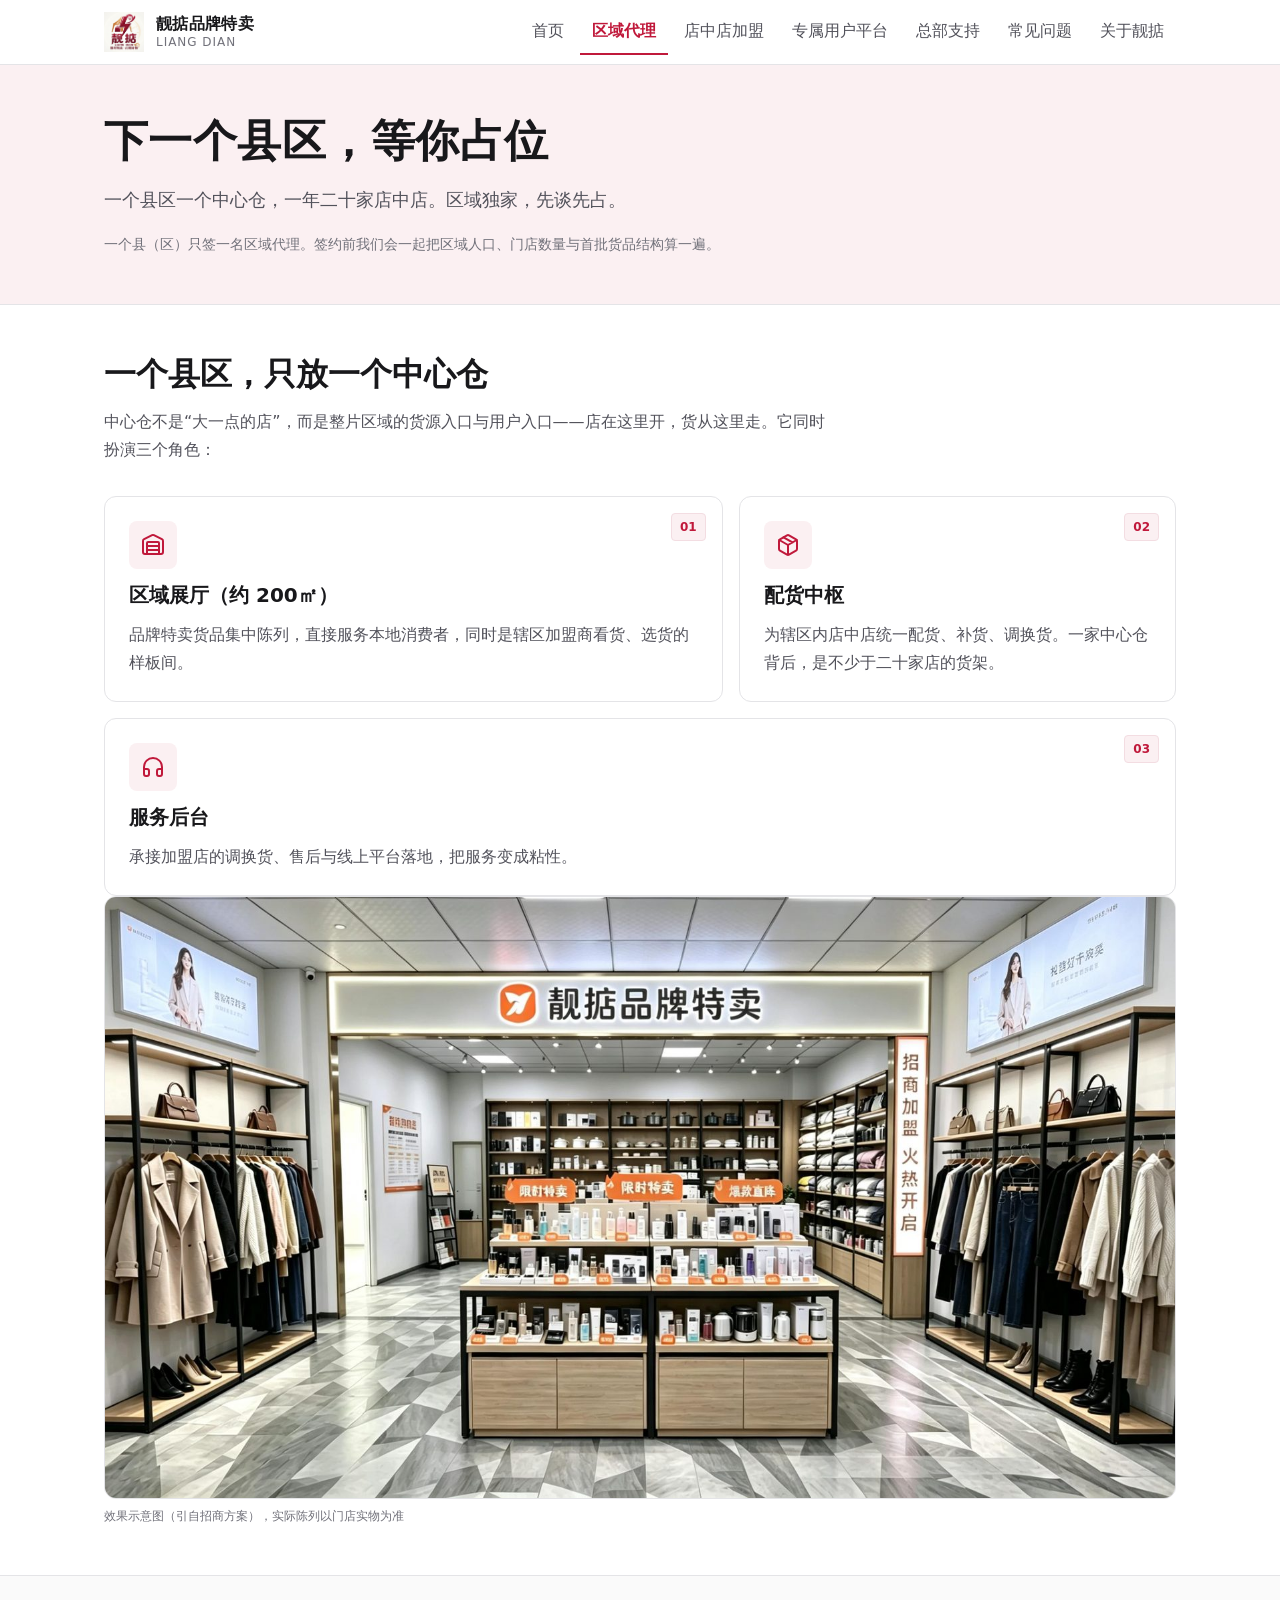
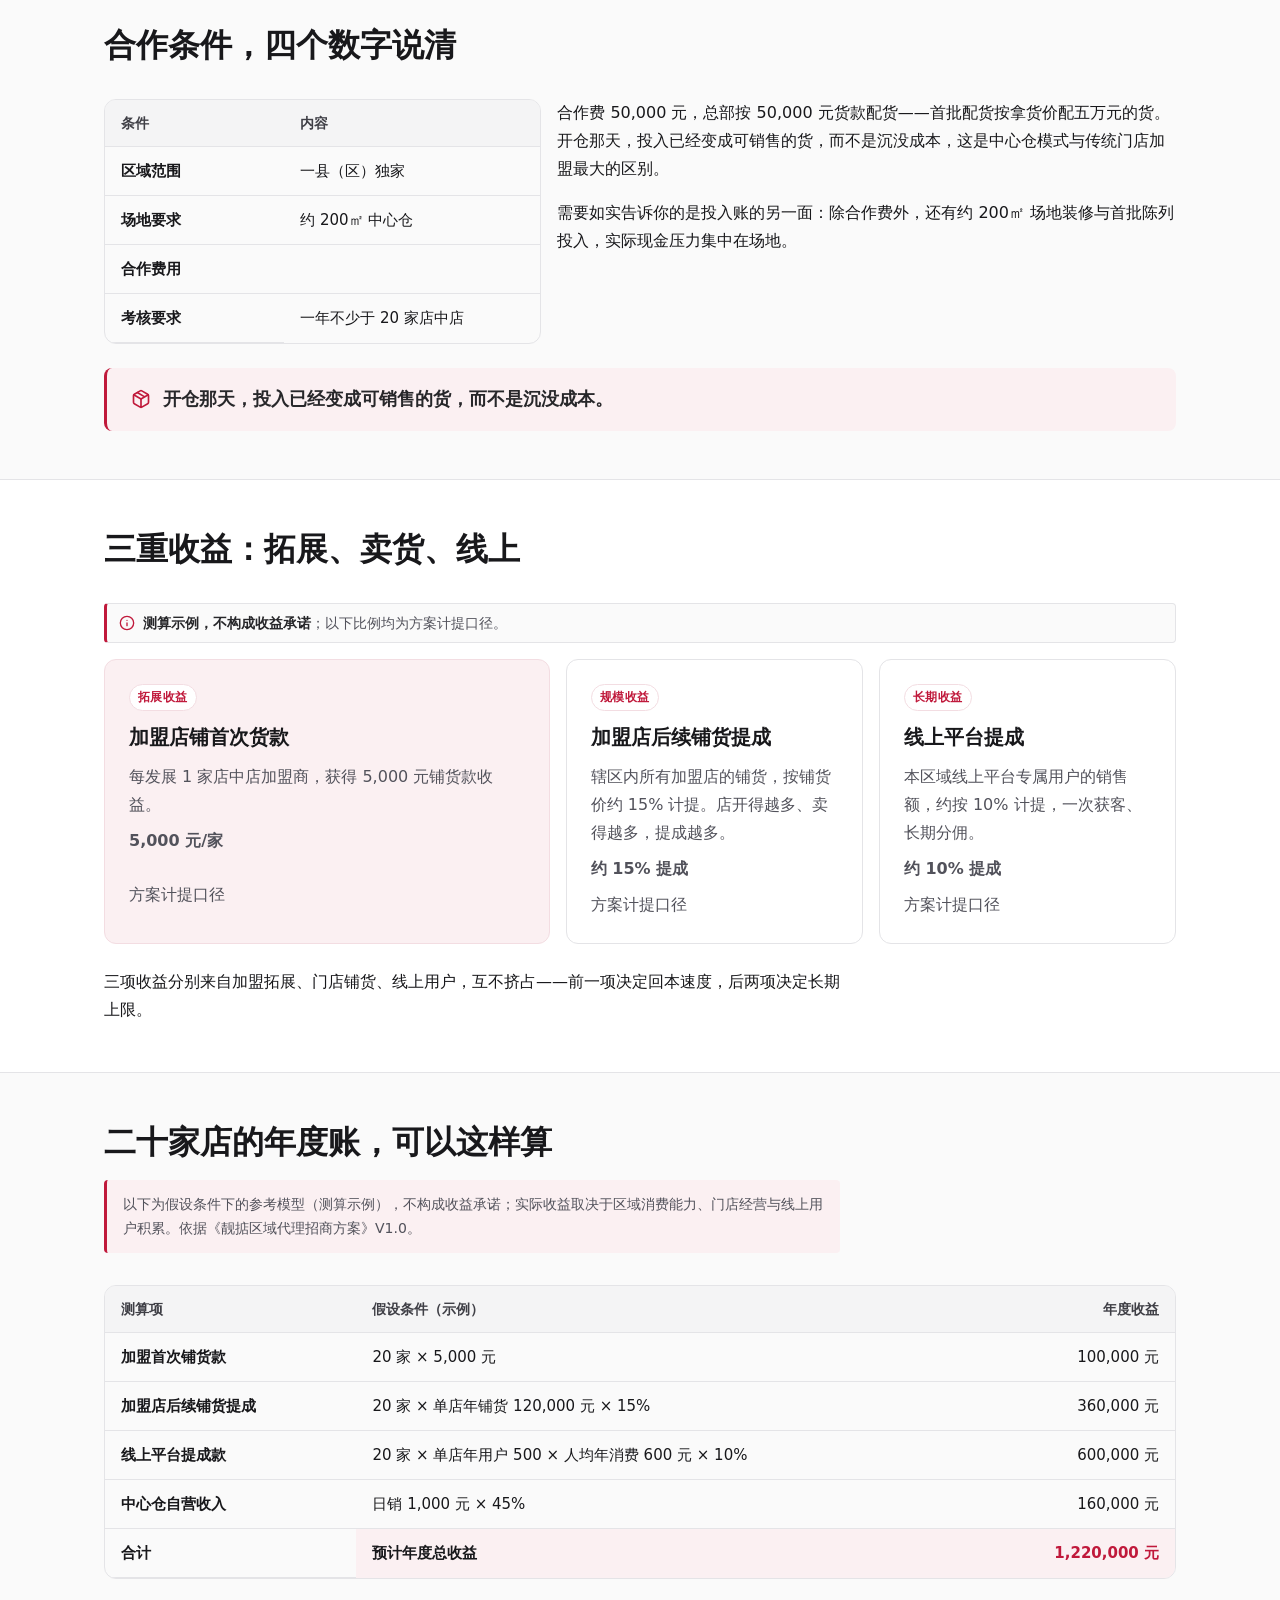
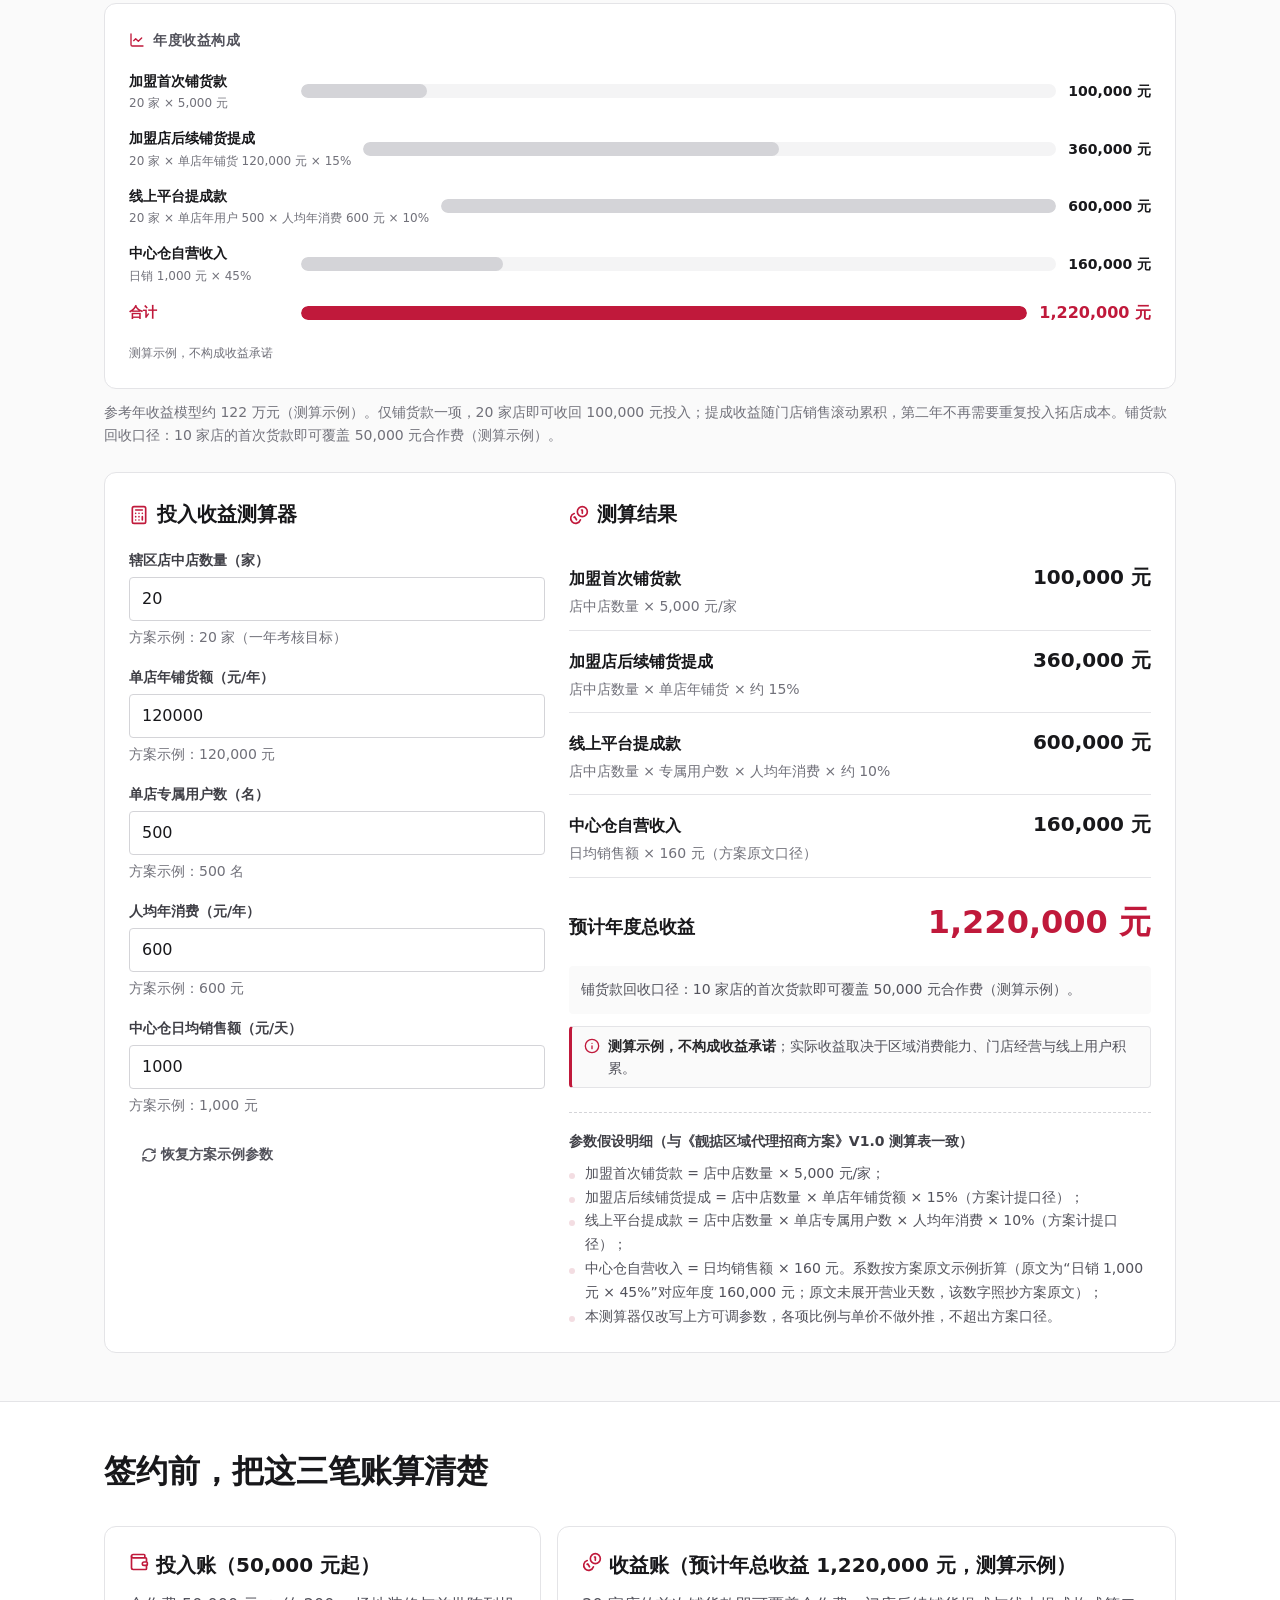
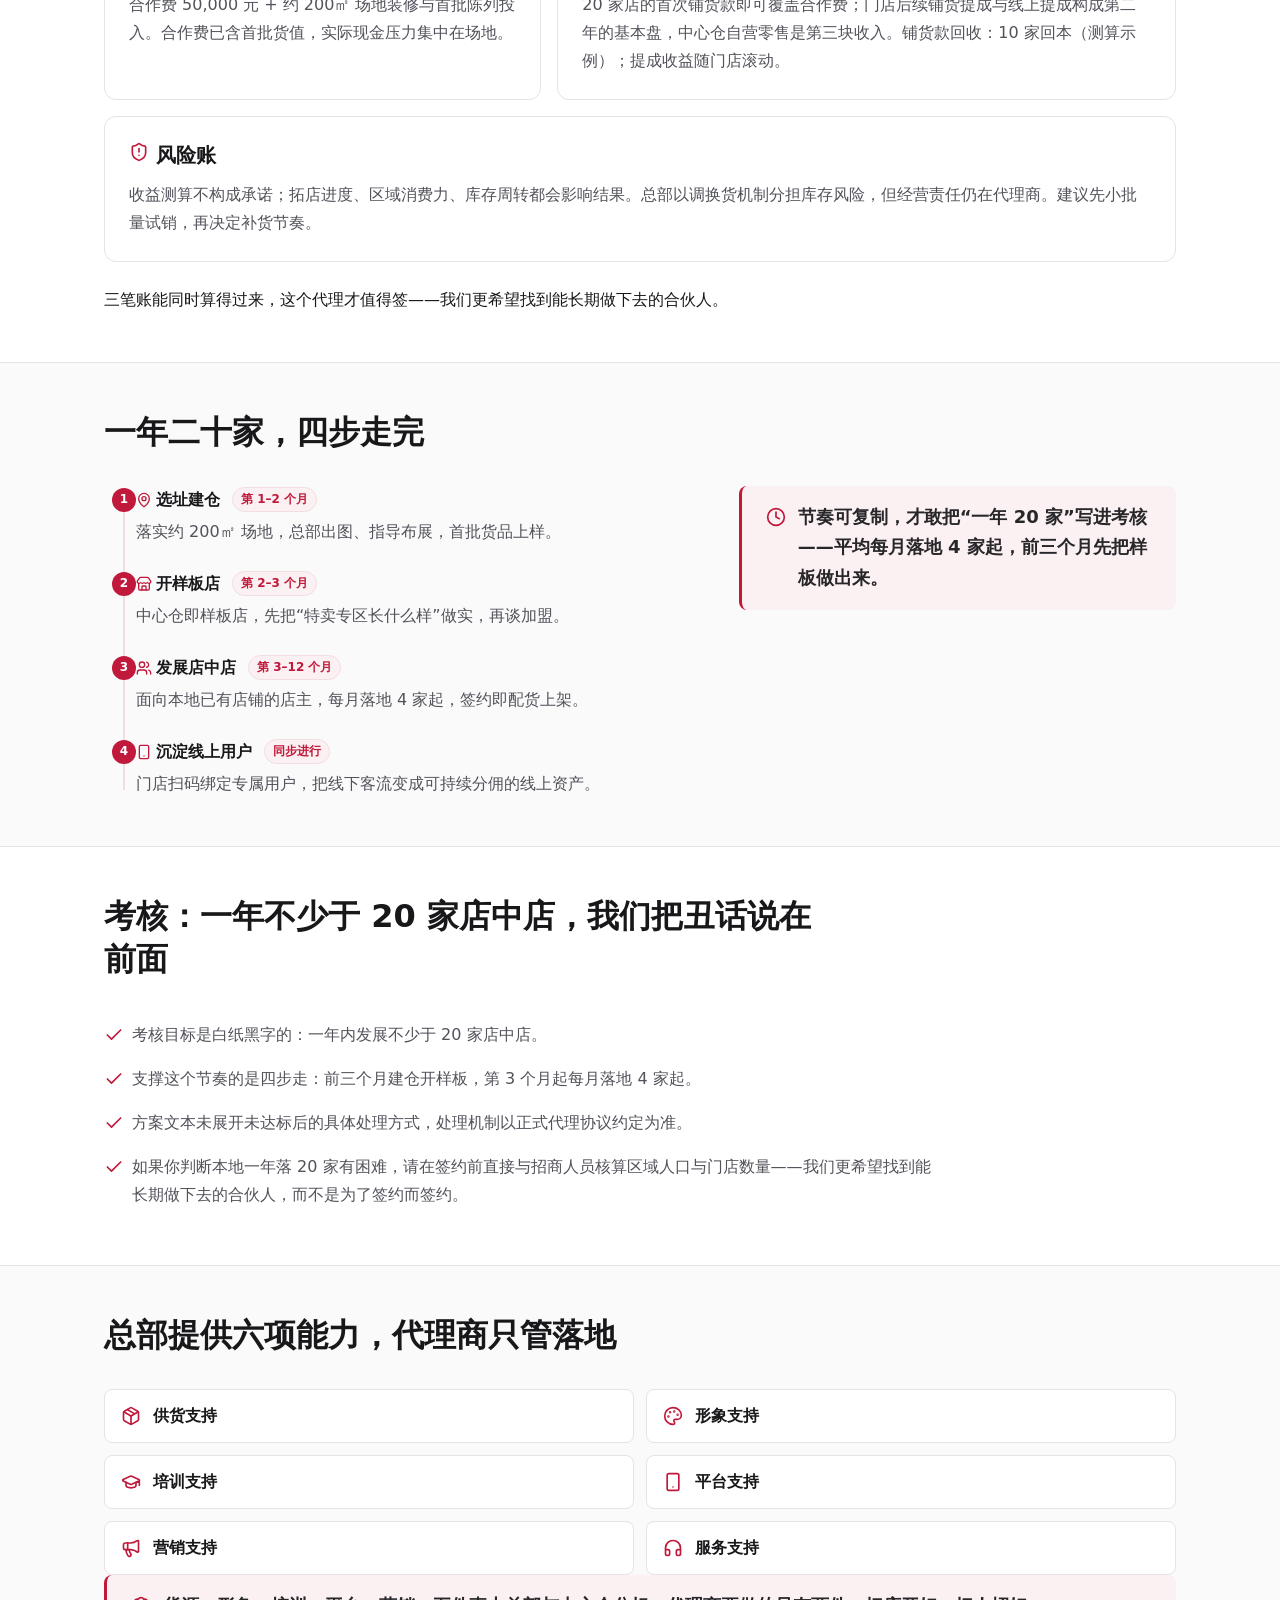
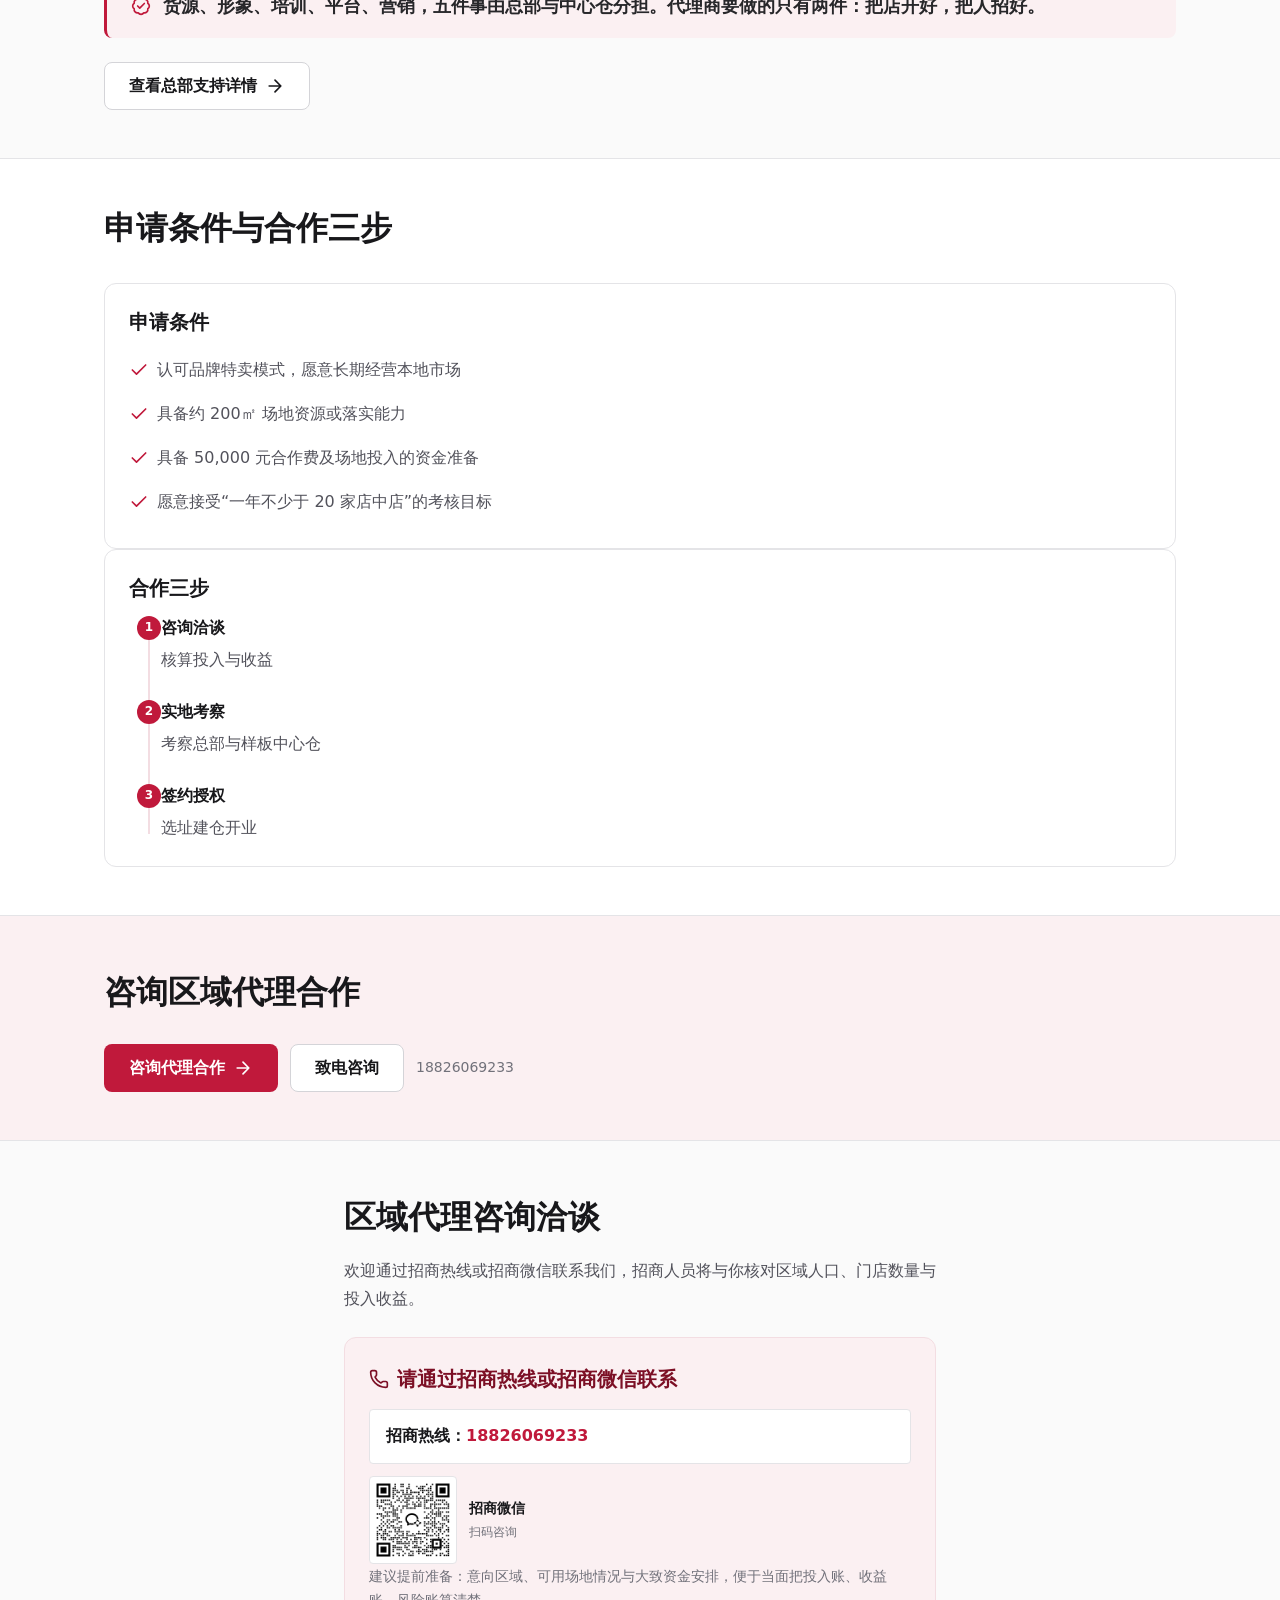
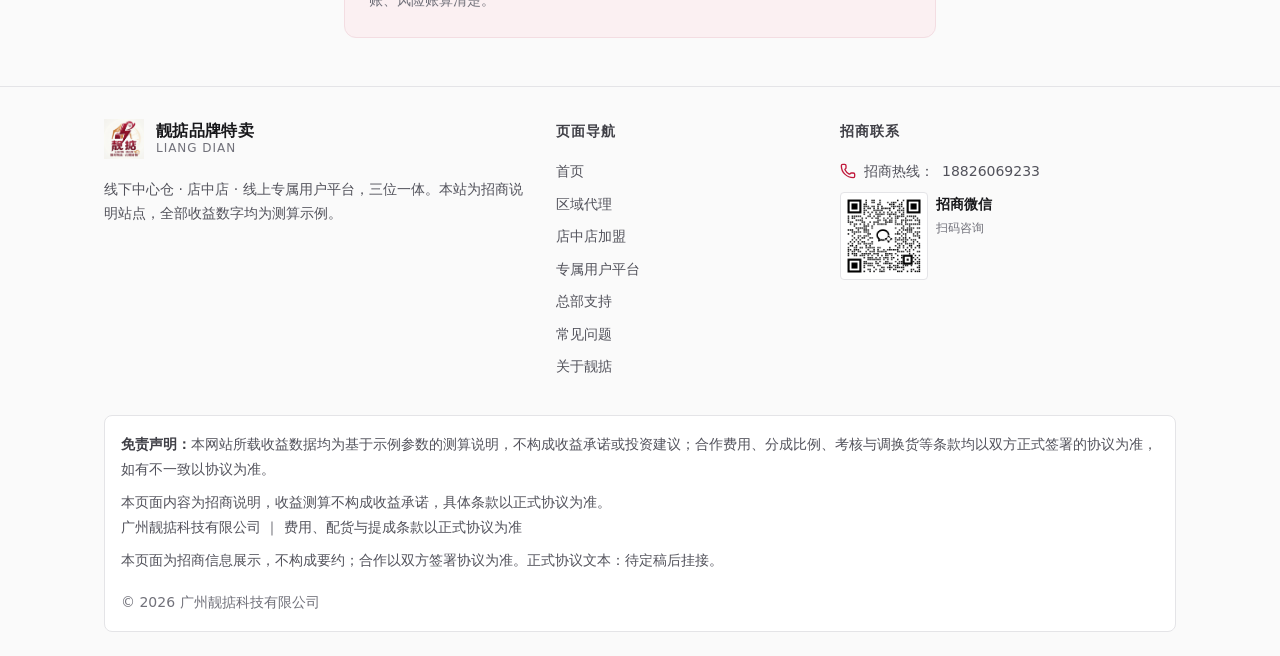
<file: agent.html>
<!DOCTYPE html><html lang="zh-CN"> <head><meta charset="UTF-8"><meta name="viewport" content="width=device-width, initial-scale=1.0"><title>区域代理招商｜一县一仓 50,000 元合作费含首批配货｜靓掂品牌特卖</title><meta name="description" content="靓掂品牌特卖区域代理：一个县（区）只签一名代理，一县一仓。合作费 50,000 元（含按 50,000 元货款的首批配货），约 200㎡ 中心仓，一年发展不少于 20 家店中店。三重收益+四步走+总部六项支持。收益为测算示例，不构成承诺，条款以正式协议为准。"><meta name="theme-color" content="#C0193B"><link rel="icon" type="image/png" href="./assets/img/logo.png"><link rel="stylesheet" href="/_astro/about.V4o5w0qx.css"></head> <body> <a class="skip-link" href="#main">跳到主内容</a> <header class="site-header"> <div class="container header-inner"> <a class="brand" href="./index.html"> <img src="./assets/img/logo.png" alt="靓掂品牌特卖标志" width="40" height="40"> <span class="brand-name"><strong>靓掂品牌特卖</strong><span>LIANG DIAN</span></span> </a> <button class="nav-toggle" type="button" aria-expanded="false" aria-controls="site-nav"> <svg class="icon icon-24 icon-menu" aria-hidden="true" focusable="false"><use href="#i-menu"></use></svg> <svg class="icon icon-24 icon-close" aria-hidden="true" focusable="false"><use href="#i-x"></use></svg> <span class="visually-hidden">打开菜单</span> </button> <nav class="site-nav" id="site-nav" aria-label="主导航"> <ul> <li> <a href="./index.html">首页</a> </li><li> <a href="./agent.html" aria-current="page">区域代理</a> </li><li> <a href="./store.html">店中店加盟</a> </li><li> <a href="./platform.html">专属用户平台</a> </li><li> <a href="./support.html">总部支持</a> </li><li> <a href="./faq.html">常见问题</a> </li><li> <a href="./about.html">关于靓掂</a> </li> </ul> </nav> </div> </header> <!-- 本地图标 sprite（来源 lucide，经 Iconify API 下载至 assets/icons/，已内联以便 file:// 预览） --><svg xmlns="http://www.w3.org/2000/svg" class="svg-sprite" aria-hidden="true"> <symbol id="i-arrow-right" viewBox="0 0 24 24"><path fill="none" stroke="currentColor" stroke-linecap="round" stroke-linejoin="round" stroke-width="2" d="M5 12h14m-7-7l7 7l-7 7"></path></symbol> <symbol id="i-badge-check" viewBox="0 0 24 24"><g fill="none" stroke="currentColor" stroke-linecap="round" stroke-linejoin="round" stroke-width="2"><path d="M3.85 8.62a4 4 0 0 1 4.78-4.77a4 4 0 0 1 6.74 0a4 4 0 0 1 4.78 4.78a4 4 0 0 1 0 6.74a4 4 0 0 1-4.77 4.78a4 4 0 0 1-6.75 0a4 4 0 0 1-4.78-4.77a4 4 0 0 1 0-6.76"></path><path d="m16 9l-5.5 5.5L8 12"></path></g></symbol> <symbol id="i-building-2" viewBox="0 0 24 24"><g fill="none" stroke="currentColor" stroke-linecap="round" stroke-linejoin="round" stroke-width="2"><path d="M10 12h4m-4-4h4m0 13v-3a2 2 0 0 0-4 0v3"></path><path d="M6 10H4a2 2 0 0 0-2 2v7a2 2 0 0 0 2 2h16a2 2 0 0 0 2-2V9a2 2 0 0 0-2-2h-2"></path><path d="M6 21V5a2 2 0 0 1 2-2h8a2 2 0 0 1 2 2v16"></path></g></symbol> <symbol id="i-calculator" viewBox="0 0 24 24"><g fill="none" stroke="currentColor" stroke-linecap="round" stroke-linejoin="round" stroke-width="2"><rect width="16" height="20" x="4" y="2" rx="2"></rect><path d="M8 6h8m0 8v4m0-8h.01M12 10h.01M8 10h.01M12 14h.01M8 14h.01M12 18h.01M8 18h.01"></path></g></symbol> <symbol id="i-chart-line" viewBox="0 0 24 24"><g fill="none" stroke="currentColor" stroke-linecap="round" stroke-linejoin="round" stroke-width="2"><path d="M3 3v16a2 2 0 0 0 2 2h16"></path><path d="m19 9l-5 5l-4-4l-3 3"></path></g></symbol> <symbol id="i-check" viewBox="0 0 24 24"><path fill="none" stroke="currentColor" stroke-linecap="round" stroke-linejoin="round" stroke-width="2" d="M20 6L9 17l-5-5"></path></symbol> <symbol id="i-chevron-down" viewBox="0 0 24 24"><path fill="none" stroke="currentColor" stroke-linecap="round" stroke-linejoin="round" stroke-width="2" d="m6 9l6 6l6-6"></path></symbol> <symbol id="i-circle-alert" viewBox="0 0 24 24"><g fill="none" stroke="currentColor" stroke-linecap="round" stroke-linejoin="round" stroke-width="2"><circle cx="12" cy="12" r="10"></circle><path d="M12 8v4m0 4h.01"></path></g></symbol> <symbol id="i-clock" viewBox="0 0 24 24"><g fill="none" stroke="currentColor" stroke-linecap="round" stroke-linejoin="round" stroke-width="2"><circle cx="12" cy="12" r="10"></circle><path d="M12 6v6l4 2"></path></g></symbol> <symbol id="i-coins" viewBox="0 0 24 24"><g fill="none" stroke="currentColor" stroke-linecap="round" stroke-linejoin="round" stroke-width="2"><path d="M13.744 17.736a6 6 0 1 1-7.48-7.48M15 6h1v4"></path><path d="m6.134 14.768l.866-.5l2 3.464"></path><circle cx="16" cy="8" r="6"></circle></g></symbol> <symbol id="i-eye" viewBox="0 0 24 24"><g fill="none" stroke="currentColor" stroke-linecap="round" stroke-linejoin="round" stroke-width="2"><path d="M2.062 12.348a1 1 0 0 1 0-.696a10.75 10.75 0 0 1 19.876 0a1 1 0 0 1 0 .696a10.75 10.75 0 0 1-19.876 0"></path><circle cx="12" cy="12" r="3"></circle></g></symbol> <symbol id="i-graduation-cap" viewBox="0 0 24 24"><g fill="none" stroke="currentColor" stroke-linecap="round" stroke-linejoin="round" stroke-width="2"><path d="M21.42 10.922a1 1 0 0 0-.019-1.838L12.83 5.18a2 2 0 0 0-1.66 0L2.6 9.08a1 1 0 0 0 0 1.832l8.57 3.908a2 2 0 0 0 1.66 0zM22 10v6"></path><path d="M6 12.5V16a6 3 0 0 0 12 0v-3.5"></path></g></symbol> <symbol id="i-headphones" viewBox="0 0 24 24"><path fill="none" stroke="currentColor" stroke-linecap="round" stroke-linejoin="round" stroke-width="2" d="M3 14h3a2 2 0 0 1 2 2v3a2 2 0 0 1-2 2H5a2 2 0 0 1-2-2v-7a9 9 0 0 1 18 0v7a2 2 0 0 1-2 2h-1a2 2 0 0 1-2-2v-3a2 2 0 0 1 2-2h3"></path></symbol> <symbol id="i-info" viewBox="0 0 24 24"><g fill="none" stroke="currentColor" stroke-linecap="round" stroke-linejoin="round" stroke-width="2"><circle cx="12" cy="12" r="10"></circle><path d="M12 16v-4m0-4h.01"></path></g></symbol> <symbol id="i-layout-template" viewBox="0 0 24 24"><g fill="none" stroke="currentColor" stroke-linecap="round" stroke-linejoin="round" stroke-width="2"><rect width="18" height="7" x="3" y="3" rx="1"></rect><rect width="9" height="7" x="3" y="14" rx="1"></rect><rect width="5" height="7" x="16" y="14" rx="1"></rect></g></symbol> <symbol id="i-list-checks" viewBox="0 0 24 24"><path fill="none" stroke="currentColor" stroke-linecap="round" stroke-linejoin="round" stroke-width="2" d="M13 5h8m-8 7h8m-8 7h8M3 17l2 2l4-4M3 7l2 2l4-4"></path></symbol> <symbol id="i-mail" viewBox="0 0 24 24"><g fill="none" stroke="currentColor" stroke-linecap="round" stroke-linejoin="round" stroke-width="2"><path d="m22 7l-8.991 5.727a2 2 0 0 1-2.009 0L2 7"></path><rect width="20" height="16" x="2" y="4" rx="2"></rect></g></symbol> <symbol id="i-map-pin" viewBox="0 0 24 24"><g fill="none" stroke="currentColor" stroke-linecap="round" stroke-linejoin="round" stroke-width="2"><path d="M20 10c0 4.993-5.539 10.193-7.399 11.799a1 1 0 0 1-1.202 0C9.539 20.193 4 14.993 4 10a8 8 0 0 1 16 0"></path><circle cx="12" cy="10" r="3"></circle></g></symbol> <symbol id="i-megaphone" viewBox="0 0 24 24"><g fill="none" stroke="currentColor" stroke-linecap="round" stroke-linejoin="round" stroke-width="2"><path d="M11 6a13 13 0 0 0 8.4-2.8A1 1 0 0 1 21 4v12a1 1 0 0 1-1.6.8A13 13 0 0 0 11 14H5a2 2 0 0 1-2-2V8a2 2 0 0 1 2-2z"></path><path d="M6 14a12 12 0 0 0 2.4 7.2a2 2 0 0 0 3.2-2.4A8 8 0 0 1 10 14M8 6v8"></path></g></symbol> <symbol id="i-menu" viewBox="0 0 24 24"><path fill="none" stroke="currentColor" stroke-linecap="round" stroke-linejoin="round" stroke-width="2" d="M4 5h16M4 12h16M4 19h16"></path></symbol> <symbol id="i-message-circle" viewBox="0 0 24 24"><path fill="none" stroke="currentColor" stroke-linecap="round" stroke-linejoin="round" stroke-width="2" d="M2.992 16.342a2 2 0 0 1 .094 1.167l-1.065 3.29a1 1 0 0 0 1.236 1.168l3.413-.998a2 2 0 0 1 1.099.092a10 10 0 1 0-4.777-4.719"></path></symbol> <symbol id="i-package" viewBox="0 0 24 24"><g fill="none" stroke="currentColor" stroke-linecap="round" stroke-linejoin="round" stroke-width="2"><path d="M11 21.73a2 2 0 0 0 2 0l7-4A2 2 0 0 0 21 16V8a2 2 0 0 0-1-1.73l-7-4a2 2 0 0 0-2 0l-7 4A2 2 0 0 0 3 8v8a2 2 0 0 0 1 1.73zm1 .27V12"></path><path d="M3.29 7L12 12l8.71-5M7.5 4.27l9 5.15"></path></g></symbol> <symbol id="i-palette" viewBox="0 0 24 24"><g fill="none" stroke="currentColor" stroke-linecap="round" stroke-linejoin="round" stroke-width="2"><path d="M12 22a1 1 0 0 1 0-20a10 9 0 0 1 10 9a5 5 0 0 1-5 5h-2.25a1.75 1.75 0 0 0-1.4 2.8l.3.4a1.75 1.75 0 0 1-1.4 2.8z"></path><circle cx="13.5" cy="6.5" r=".5" fill="currentColor"></circle><circle cx="17.5" cy="10.5" r=".5" fill="currentColor"></circle><circle cx="6.5" cy="12.5" r=".5" fill="currentColor"></circle><circle cx="8.5" cy="7.5" r=".5" fill="currentColor"></circle></g></symbol> <symbol id="i-phone" viewBox="0 0 24 24"><path fill="none" stroke="currentColor" stroke-linecap="round" stroke-linejoin="round" stroke-width="2" d="M13.832 16.568a1 1 0 0 0 1.213-.303l.355-.465A2 2 0 0 1 17 15h3a2 2 0 0 1 2 2v3a2 2 0 0 1-2 2A18 18 0 0 1 2 4a2 2 0 0 1 2-2h3a2 2 0 0 1 2 2v3a2 2 0 0 1-.8 1.6l-.468.351a1 1 0 0 0-.292 1.233a14 14 0 0 0 6.392 6.384"></path></symbol> <symbol id="i-qr-code" viewBox="0 0 24 24"><g fill="none" stroke="currentColor" stroke-linecap="round" stroke-linejoin="round" stroke-width="2"><rect width="5" height="5" x="3" y="3" rx="1"></rect><rect width="5" height="5" x="16" y="3" rx="1"></rect><rect width="5" height="5" x="3" y="16" rx="1"></rect><path d="M21 16h-3a2 2 0 0 0-2 2v3m5 0v.01M12 7v3a2 2 0 0 1-2 2H7m-4 0h.01M12 3h.01M12 16v.01M16 12h1m4 0v.01M12 21v-1"></path></g></symbol> <symbol id="i-refresh-cw" viewBox="0 0 24 24"><g fill="none" stroke="currentColor" stroke-linecap="round" stroke-linejoin="round" stroke-width="2"><path d="M3 12a9 9 0 0 1 9-9a9.75 9.75 0 0 1 6.74 2.74L21 8"></path><path d="M21 3v5h-5m5 4a9 9 0 0 1-9 9a9.75 9.75 0 0 1-6.74-2.74L3 16"></path><path d="M8 16H3v5"></path></g></symbol> <symbol id="i-shield-alert" viewBox="0 0 24 24"><path fill="none" stroke="currentColor" stroke-linecap="round" stroke-linejoin="round" stroke-width="2" d="M20 13c0 5-3.5 7.5-7.66 8.95a1 1 0 0 1-.67-.01C7.5 20.5 4 18 4 13V6a1 1 0 0 1 1-1c2 0 4.5-1.2 6.24-2.72a1.17 1.17 0 0 1 1.52 0C14.51 3.81 17 5 19 5a1 1 0 0 1 1 1zm-8-5v4m0 4h.01"></path></symbol> <symbol id="i-shield-check" viewBox="0 0 24 24"><g fill="none" stroke="currentColor" stroke-linecap="round" stroke-linejoin="round" stroke-width="2"><path d="M20 13c0 5-3.5 7.5-7.66 8.95a1 1 0 0 1-.67-.01C7.5 20.5 4 18 4 13V6a1 1 0 0 1 1-1c2 0 4.5-1.2 6.24-2.72a1.17 1.17 0 0 1 1.52 0C14.51 3.81 17 5 19 5a1 1 0 0 1 1 1z"></path><path d="m9 12l2 2l4-4"></path></g></symbol> <symbol id="i-shopping-bag" viewBox="0 0 24 24"><g fill="none" stroke="currentColor" stroke-linecap="round" stroke-linejoin="round" stroke-width="2"><path d="M16 10a4 4 0 0 1-8 0M3.103 6.034h17.794"></path><path d="M3.4 5.467a2 2 0 0 0-.4 1.2V20a2 2 0 0 0 2 2h14a2 2 0 0 0 2-2V6.667a2 2 0 0 0-.4-1.2l-2-2.667A2 2 0 0 0 17 2H7a2 2 0 0 0-1.6.8z"></path></g></symbol> <symbol id="i-smartphone" viewBox="0 0 24 24"><g fill="none" stroke="currentColor" stroke-linecap="round" stroke-linejoin="round" stroke-width="2"><rect width="14" height="20" x="5" y="2" rx="2" ry="2"></rect><path d="M12 18h.01"></path></g></symbol> <symbol id="i-store" viewBox="0 0 24 24"><g fill="none" stroke="currentColor" stroke-linecap="round" stroke-linejoin="round" stroke-width="2"><path d="M15 21v-5a1 1 0 0 0-1-1h-4a1 1 0 0 0-1 1v5m8.774-10.69a1.12 1.12 0 0 0-1.549 0a2.5 2.5 0 0 1-3.451 0a1.12 1.12 0 0 0-1.548 0a2.5 2.5 0 0 1-3.452 0a1.12 1.12 0 0 0-1.549 0a2.5 2.5 0 0 1-3.77-3.248l2.889-4.184A2 2 0 0 1 7 2h10a2 2 0 0 1 1.653.873l2.895 4.192a2.5 2.5 0 0 1-3.774 3.244"></path><path d="M4 10.95V19a2 2 0 0 0 2 2h12a2 2 0 0 0 2-2v-8.05"></path></g></symbol> <symbol id="i-trending-up" viewBox="0 0 24 24"><g fill="none" stroke="currentColor" stroke-linecap="round" stroke-linejoin="round" stroke-width="2"><path d="M16 7h6v6"></path><path d="m22 7l-8.5 8.5l-5-5L2 17"></path></g></symbol> <symbol id="i-truck" viewBox="0 0 24 24"><g fill="none" stroke="currentColor" stroke-linecap="round" stroke-linejoin="round" stroke-width="2"><path d="M14 18V6a2 2 0 0 0-2-2H4a2 2 0 0 0-2 2v11a1 1 0 0 0 1 1h2m10 0H9m10 0h2a1 1 0 0 0 1-1v-3.65a1 1 0 0 0-.22-.624l-3.48-4.35A1 1 0 0 0 17.52 8H14"></path><circle cx="17" cy="18" r="2"></circle><circle cx="7" cy="18" r="2"></circle></g></symbol> <symbol id="i-user-check" viewBox="0 0 24 24"><g fill="none" stroke="currentColor" stroke-linecap="round" stroke-linejoin="round" stroke-width="2"><path d="m16 11l2 2l4-4m-6 12v-2a4 4 0 0 0-4-4H6a4 4 0 0 0-4 4v2"></path><circle cx="9" cy="7" r="4"></circle></g></symbol> <symbol id="i-users" viewBox="0 0 24 24"><g fill="none" stroke="currentColor" stroke-linecap="round" stroke-linejoin="round" stroke-width="2"><path d="M16 21v-2a4 4 0 0 0-4-4H6a4 4 0 0 0-4 4v2M16 3.128a4 4 0 0 1 0 7.744M22 21v-2a4 4 0 0 0-3-3.87"></path><circle cx="9" cy="7" r="4"></circle></g></symbol> <symbol id="i-wallet" viewBox="0 0 24 24"><g fill="none" stroke="currentColor" stroke-linecap="round" stroke-linejoin="round" stroke-width="2"><path d="M19 7V4a1 1 0 0 0-1-1H5a2 2 0 0 0 0 4h15a1 1 0 0 1 1 1v4h-3a2 2 0 0 0 0 4h3a1 1 0 0 0 1-1v-2a1 1 0 0 0-1-1"></path><path d="M3 5v14a2 2 0 0 0 2 2h15a1 1 0 0 0 1-1v-4"></path></g></symbol> <symbol id="i-warehouse" viewBox="0 0 24 24"><g fill="none" stroke="currentColor" stroke-linecap="round" stroke-linejoin="round" stroke-width="2"><path d="M18 21V10a1 1 0 0 0-1-1H7a1 1 0 0 0-1 1v11"></path><path d="M22 19a2 2 0 0 1-2 2H4a2 2 0 0 1-2-2V8a2 2 0 0 1 1.132-1.803l7.95-3.974a2 2 0 0 1 1.837 0l7.948 3.974A2 2 0 0 1 22 8zM6 13h12M6 17h12"></path></g></symbol> <symbol id="i-x" viewBox="0 0 24 24"><path fill="none" stroke="currentColor" stroke-linecap="round" stroke-linejoin="round" stroke-width="2" d="M18 6L6 18M6 6l12 12"></path></symbol> </svg> <main id="main">   <section class="hero"> <div class="container"> <h1>下一个县区，等你占位</h1> <p class="hero-lede">一个县区一个中心仓，一年二十家店中店。区域独家，先谈先占。</p> <p class="hero-note">一个县（区）只签一名区域代理。签约前我们会一起把区域人口、门店数量与首批货品结构算一遍。</p> </div> </section>  <section class="section"> <div class="container"> <div class="section-head reveal"> <h2>一个县区，只放一个中心仓</h2> <p class="lede">中心仓不是“大一点的店”，而是整片区域的货源入口与用户入口——店在这里开，货从这里走。它同时扮演三个角色：</p> </div> <div class="grid-12"> <div class="span-7 card data-card reveal has-no"> <span class="no-badge" aria-hidden="true">01</span> <span class="card-icon"><svg class="icon icon-24" aria-hidden="true" focusable="false"><use href="#i-warehouse"></use></svg></span> <h3>区域展厅（约 200㎡）</h3> <p>品牌特卖货品集中陈列，直接服务本地消费者，同时是辖区加盟商看货、选货的样板间。</p> </div> <div class="span-5 card data-card reveal has-no"> <span class="no-badge" aria-hidden="true">02</span> <span class="card-icon"><svg class="icon icon-24" aria-hidden="true" focusable="false"><use href="#i-package"></use></svg></span> <h3>配货中枢</h3> <p>为辖区内店中店统一配货、补货、调换货。一家中心仓背后，是不少于二十家店的货架。</p> </div> <div class="span-12 card data-card reveal has-no"> <span class="no-badge" aria-hidden="true">03</span> <span class="card-icon"><svg class="icon icon-24" aria-hidden="true" focusable="false"><use href="#i-headphones"></use></svg></span> <h3>服务后台</h3> <p>承接加盟店的调换货、售后与线上平台落地，把服务变成粘性。</p> </div> </div> <figure class="media-figure reveal mt-6"> <img src="./assets/img/store-front.jpg" alt="靓掂品牌特卖中心仓门店效果示意图" width="1600" height="899" loading="lazy"> <figcaption>效果示意图（引自招商方案），实际陈列以门店实物为准</figcaption> </figure> </div> </section>  <section class="section section-alt"> <div class="container"> <div class="section-head reveal"> <h2>合作条件，四个数字说清</h2> </div> <div class="grid-12"> <div class="span-5 reveal"> <div class="table-scroll"> <table class="data-table"> <caption class="visually-hidden">区域代理合作条件</caption> <thead> <tr><th scope="col">条件</th><th scope="col">内容</th></tr> </thead> <tbody> <tr><th scope="row">区域范围</th><td>一县（区）独家</td></tr> <tr><th scope="row">场地要求</th><td>约 200㎡ 中心仓</td></tr> <tr><th scope="row">合作费用</th><td class="num"><strong>50,000 元</strong></td></tr> <tr><th scope="row">考核要求</th><td>一年不少于 20 家店中店</td></tr> </tbody> </table> </div> </div> <div class="span-7 prose reveal"> <p>合作费 50,000 元，总部按 50,000 元货款配货——首批配货按拿货价配五万元的货。开仓那天，投入已经变成可销售的货，而不是沉没成本，这是中心仓模式与传统门店加盟最大的区别。</p> <p>需要如实告诉你的是投入账的另一面：除合作费外，还有约 200㎡ 场地装修与首批陈列投入，实际现金压力集中在场地。</p> </div> </div> <div class="callout mt-6 reveal"> <svg class="icon" aria-hidden="true" focusable="false"><use href="#i-package"></use></svg>
开仓那天，投入已经变成可销售的货，而不是沉没成本。
</div> </div> </section>  <section class="section" aria-labelledby="agent-income"> <div class="container"> <div class="section-head reveal"> <h2 id="agent-income">三重收益：拓展、卖货、线上</h2> </div> <div class="compliance-note reveal mb-4"> <svg class="icon" aria-hidden="true" focusable="false"><use href="#i-info"></use></svg> <span><strong>测算示例，不构成收益承诺</strong>；以下比例均为方案计提口径。</span> </div> <div class="card-grid grid-3a"> <div class="card card-featured reveal"> <span class="card-tag">拓展收益</span> <h3>加盟店铺首次货款</h3> <p>每发展 1 家店中店加盟商，获得 5,000 元铺货款收益。</p> <p class="income-num">5,000 元/家</p> <p class="income-num-label">方案计提口径</p> </div> <div class="card reveal"> <span class="card-tag">规模收益</span> <h3>加盟店后续铺货提成</h3> <p>辖区内所有加盟店的铺货，按铺货价约 15% 计提。店开得越多、卖得越多，提成越多。</p> <p class="income-num">约 15% 提成</p> <p class="income-num-label">方案计提口径</p> </div> <div class="card reveal"> <span class="card-tag">长期收益</span> <h3>线上平台提成</h3> <p>本区域线上平台专属用户的销售额，约按 10% 计提，一次获客、长期分佣。</p> <p class="income-num">约 10% 提成</p> <p class="income-num-label">方案计提口径</p> </div> </div> <p class="prose mt-6 reveal">三项收益分别来自加盟拓展、门店铺货、线上用户，互不挤占——前一项决定回本速度，后两项决定长期上限。</p> </div> </section>  <section class="section section-alt" aria-labelledby="agent-table"> <div class="container"> <div class="section-head reveal"> <h2 id="agent-table">二十家店的年度账，可以这样算</h2> <p class="must-read">以下为假设条件下的参考模型（测算示例），不构成收益承诺；实际收益取决于区域消费能力、门店经营与线上用户积累。依据《靓掂区域代理招商方案》V1.0。</p> </div> <div class="table-scroll reveal"> <table class="data-table"> <caption class="visually-hidden">区域代理年度收益测算表（数据照抄方案原文）</caption> <thead> <tr><th scope="col">测算项</th><th scope="col">假设条件（示例）</th><th scope="col" class="num">年度收益</th></tr> </thead> <tbody> <tr><th scope="row">加盟首次铺货款</th><td>20 家 × 5,000 元</td><td class="num">100,000 元</td></tr> <tr><th scope="row">加盟店后续铺货提成</th><td>20 家 × 单店年铺货 120,000 元 × 15%</td><td class="num">360,000 元</td></tr> <tr><th scope="row">线上平台提成款</th><td>20 家 × 单店年用户 500 × 人均年消费 600 元 × 10%</td><td class="num">600,000 元</td></tr> <tr><th scope="row">中心仓自营收入</th><td>日销 1,000 元 × 45%</td><td class="num">160,000 元</td></tr> <tr class="row-total"><th scope="row">合计</th><td>预计年度总收益</td><td class="num">1,220,000 元</td></tr> </tbody> </table> </div> <div class="reveal"> <div class="income-bars" role="img" aria-label="年度收益构成条形图：加盟首次铺货款 100,000 元，加盟店后续铺货提成 360,000 元，线上平台提成款 600,000 元，中心仓自营收入 160,000 元，合计 1,220,000 元。测算示例，不构成收益承诺。"> <p class="ib-caption" aria-hidden="true"> <svg class="icon icon-16" focusable="false"><use href="#i-chart-line"></use></svg>年度收益构成 </p> <div class="ib-rows" aria-hidden="true"> <div class="ib-row"> <div class="ib-label"> <span class="ib-name">加盟首次铺货款</span> <span class="ib-sub">20 家 × 5,000 元</span> </div> <div class="ib-track"> <div class="ib-fill" style="width:16.7%"></div> </div> <span class="ib-value">100,000 元</span> </div><div class="ib-row"> <div class="ib-label"> <span class="ib-name">加盟店后续铺货提成</span> <span class="ib-sub">20 家 × 单店年铺货 120,000 元 × 15%</span> </div> <div class="ib-track"> <div class="ib-fill" style="width:60%"></div> </div> <span class="ib-value">360,000 元</span> </div><div class="ib-row"> <div class="ib-label"> <span class="ib-name">线上平台提成款</span> <span class="ib-sub">20 家 × 单店年用户 500 × 人均年消费 600 元 × 10%</span> </div> <div class="ib-track"> <div class="ib-fill" style="width:100%"></div> </div> <span class="ib-value">600,000 元</span> </div><div class="ib-row"> <div class="ib-label"> <span class="ib-name">中心仓自营收入</span> <span class="ib-sub">日销 1,000 元 × 45%</span> </div> <div class="ib-track"> <div class="ib-fill" style="width:26.7%"></div> </div> <span class="ib-value">160,000 元</span> </div> <div class="ib-row ib-total"> <div class="ib-label"><span class="ib-name">合计</span></div> <div class="ib-track"><div class="ib-fill is-total" style="width:100%"></div></div> <span class="ib-value">1,220,000 元</span> </div> </div> <p class="ib-note" aria-hidden="true">测算示例，不构成收益承诺</p> </div> </div> <p class="table-note reveal">参考年收益模型约 122 万元（测算示例）。仅铺货款一项，20 家店即可收回 100,000 元投入；提成收益随门店销售滚动累积，第二年不再需要重复投入拓店成本。铺货款回收口径：10 家店的首次货款即可覆盖 50,000 元合作费（测算示例）。</p> <!-- 投入收益测算器 --> <div class="calc mt-6 reveal" id="agent-calc"> <div class="calc-form"> <h3><svg class="icon" aria-hidden="true" focusable="false"><use href="#i-calculator"></use></svg>投入收益测算器</h3> <div class="field"> <label for="ac-shops">辖区店中店数量（家）</label> <input type="number" id="ac-shops" min="1" max="60" step="1" value="20"> <p class="hint">方案示例：20 家（一年考核目标）</p> <p class="field-error" id="ac-shops-error"><svg class="icon icon-16" aria-hidden="true" focusable="false"><use href="#i-circle-alert"></use></svg><span class="error-text">请输入 1-60 之间的数字</span></p> </div> <div class="field"> <label for="ac-restock">单店年铺货额（元/年）</label> <input type="number" id="ac-restock" min="0" max="1000000" step="1000" value="120000" inputmode="numeric"> <p class="hint">方案示例：120,000 元</p> <p class="field-error" id="ac-restock-error"><svg class="icon icon-16" aria-hidden="true" focusable="false"><use href="#i-circle-alert"></use></svg><span class="error-text">请输入 0-1,000,000 之间的数字</span></p> </div> <div class="field"> <label for="ac-users">单店专属用户数（名）</label> <input type="number" id="ac-users" min="0" max="10000" step="10" value="500" inputmode="numeric"> <p class="hint">方案示例：500 名</p> <p class="field-error" id="ac-users-error"><svg class="icon icon-16" aria-hidden="true" focusable="false"><use href="#i-circle-alert"></use></svg><span class="error-text">请输入 0-10,000 之间的数字</span></p> </div> <div class="field"> <label for="ac-spend">人均年消费（元/年）</label> <input type="number" id="ac-spend" min="0" max="10000" step="50" value="600" inputmode="numeric"> <p class="hint">方案示例：600 元</p> <p class="field-error" id="ac-spend-error"><svg class="icon icon-16" aria-hidden="true" focusable="false"><use href="#i-circle-alert"></use></svg><span class="error-text">请输入 0-10,000 之间的数字</span></p> </div> <div class="field"> <label for="ac-daily">中心仓日均销售额（元/天）</label> <input type="number" id="ac-daily" min="0" max="50000" step="100" value="1000" inputmode="numeric"> <p class="hint">方案示例：1,000 元</p> <p class="field-error" id="ac-daily-error"><svg class="icon icon-16" aria-hidden="true" focusable="false"><use href="#i-circle-alert"></use></svg><span class="error-text">请输入 0-50,000 之间的数字</span></p> </div> <button class="calc-reset" type="button" id="agent-calc-reset"> <svg class="icon icon-16" aria-hidden="true" focusable="false"><use href="#i-refresh-cw"></use></svg>恢复方案示例参数
</button> </div> <div class="calc-result"> <h3><svg class="icon" aria-hidden="true" focusable="false"><use href="#i-coins"></use></svg>测算结果</h3> <div class="calc-rows" id="agent-calc-result" aria-live="polite"></div> <p class="calc-ref">铺货款回收口径：10 家店的首次货款即可覆盖 50,000 元合作费（测算示例）。</p> <div class="compliance-note"> <svg class="icon" aria-hidden="true" focusable="false"><use href="#i-info"></use></svg> <span><strong>测算示例，不构成收益承诺</strong>；实际收益取决于区域消费能力、门店经营与线上用户积累。</span> </div> <div class="calc-assumptions"> <h4>参数假设明细（与《靓掂区域代理招商方案》V1.0 测算表一致）</h4> <ul> <li>加盟首次铺货款 = 店中店数量 × 5,000 元/家；</li> <li>加盟店后续铺货提成 = 店中店数量 × 单店年铺货额 × 15%（方案计提口径）；</li> <li>线上平台提成款 = 店中店数量 × 单店专属用户数 × 人均年消费 × 10%（方案计提口径）；</li> <li>中心仓自营收入 = 日均销售额 × 160 元。系数按方案原文示例折算（原文为“日销 1,000 元 × 45%”对应年度 160,000 元；原文未展开营业天数，该数字照抄方案原文）；</li> <li>本测算器仅改写上方可调参数，各项比例与单价不做外推，不超出方案口径。</li> </ul> </div> </div> </div> </div> </section>  <section class="section"> <div class="container"> <div class="section-head reveal"> <h2>签约前，把这三笔账算清楚</h2> </div> <div class="grid-12"> <div class="span-5 card reveal"> <h3><svg class="icon icon-brand" aria-hidden="true" focusable="false"><use href="#i-wallet"></use></svg> 投入账（50,000 元起）</h3> <p>合作费 50,000 元 + 约 200㎡ 场地装修与首批陈列投入。合作费已含首批货值，实际现金压力集中在场地。</p> </div> <div class="span-7 card reveal"> <h3><svg class="icon icon-brand" aria-hidden="true" focusable="false"><use href="#i-coins"></use></svg> 收益账（预计年总收益 1,220,000 元，测算示例）</h3> <p>20 家店的首次铺货款即可覆盖合作费；门店后续铺货提成与线上提成构成第二年的基本盘，中心仓自营零售是第三块收入。铺货款回收：10 家回本（测算示例）；提成收益随门店滚动。</p> </div> <div class="span-12 card reveal"> <h3><svg class="icon icon-brand" aria-hidden="true" focusable="false"><use href="#i-shield-alert"></use></svg> 风险账</h3> <p>收益测算不构成承诺；拓店进度、区域消费力、库存周转都会影响结果。总部以调换货机制分担库存风险，但经营责任仍在代理商。建议先小批量试销，再决定补货节奏。</p> </div> </div> <p class="prose mt-6 reveal">三笔账能同时算得过来，这个代理才值得签——我们更希望找到能长期做下去的合伙人。</p> </div> </section>  <section class="section section-alt"> <div class="container"> <div class="section-head reveal"> <h2>一年二十家，四步走完</h2> </div> <div class="grid-12"> <div class="span-7 reveal"> <ol class="timeline"> <li> <span class="step-dot" aria-hidden="true">1</span> <h3><svg class="icon step-ic" aria-hidden="true" focusable="false"><use href="#i-map-pin"></use></svg>选址建仓</h3><span class="step-month">第 1–2 个月</span> <p>落实约 200㎡ 场地，总部出图、指导布展，首批货品上样。</p> </li> <li> <span class="step-dot" aria-hidden="true">2</span> <h3><svg class="icon step-ic" aria-hidden="true" focusable="false"><use href="#i-store"></use></svg>开样板店</h3><span class="step-month">第 2–3 个月</span> <p>中心仓即样板店，先把“特卖专区长什么样”做实，再谈加盟。</p> </li> <li> <span class="step-dot" aria-hidden="true">3</span> <h3><svg class="icon step-ic" aria-hidden="true" focusable="false"><use href="#i-users"></use></svg>发展店中店</h3><span class="step-month">第 3–12 个月</span> <p>面向本地已有店铺的店主，每月落地 4 家起，签约即配货上架。</p> </li> <li> <span class="step-dot" aria-hidden="true">4</span> <h3><svg class="icon step-ic" aria-hidden="true" focusable="false"><use href="#i-smartphone"></use></svg>沉淀线上用户</h3><span class="step-month">同步进行</span> <p>门店扫码绑定专属用户，把线下客流变成可持续分佣的线上资产。</p> </li> </ol> </div> <div class="span-5 reveal"> <div class="callout"> <svg class="icon" aria-hidden="true" focusable="false"><use href="#i-clock"></use></svg>
节奏可复制，才敢把“一年 20 家”写进考核——平均每月落地 4 家起，前三个月先把样板做出来。
</div> </div> </div> </div> </section>  <section class="section"> <div class="container"> <div class="section-head reveal"> <h2>考核：一年不少于 20 家店中店，我们把丑话说在前面</h2> </div> <ul class="check-list prose reveal measure-wide"> <li><svg class="icon" aria-hidden="true" focusable="false"><use href="#i-check"></use></svg>考核目标是白纸黑字的：一年内发展不少于 20 家店中店。</li> <li><svg class="icon" aria-hidden="true" focusable="false"><use href="#i-check"></use></svg>支撑这个节奏的是四步走：前三个月建仓开样板，第 3 个月起每月落地 4 家起。</li> <li><svg class="icon" aria-hidden="true" focusable="false"><use href="#i-check"></use></svg>方案文本未展开未达标后的具体处理方式，处理机制以正式代理协议约定为准。</li> <li><svg class="icon" aria-hidden="true" focusable="false"><use href="#i-check"></use></svg>如果你判断本地一年落 20 家有困难，请在签约前直接与招商人员核算区域人口与门店数量——我们更希望找到能长期做下去的合伙人，而不是为了签约而签约。</li> </ul> </div> </section>  <section class="section section-alt"> <div class="container"> <div class="section-head reveal"> <h2>总部提供六项能力，代理商只管落地</h2> </div> <div class="grid-2a"> <ul class="support-chip-grid reveal"> <li class="support-chip"><svg class="icon" aria-hidden="true" focusable="false"><use href="#i-package"></use></svg>供货支持</li> <li class="support-chip"><svg class="icon" aria-hidden="true" focusable="false"><use href="#i-palette"></use></svg>形象支持</li> <li class="support-chip"><svg class="icon" aria-hidden="true" focusable="false"><use href="#i-graduation-cap"></use></svg>培训支持</li> <li class="support-chip"><svg class="icon" aria-hidden="true" focusable="false"><use href="#i-smartphone"></use></svg>平台支持</li> <li class="support-chip"><svg class="icon" aria-hidden="true" focusable="false"><use href="#i-megaphone"></use></svg>营销支持</li> <li class="support-chip"><svg class="icon" aria-hidden="true" focusable="false"><use href="#i-headphones"></use></svg>服务支持</li> </ul> <div class="callout reveal"> <svg class="icon" aria-hidden="true" focusable="false"><use href="#i-badge-check"></use></svg>
货源、形象、培训、平台、营销，五件事由总部与中心仓分担。代理商要做的只有两件：把店开好，把人招好。
</div> </div> <div class="hero-actions reveal"> <a class="btn btn-secondary" href="./support.html">查看总部支持详情
<svg class="icon" aria-hidden="true" focusable="false"><use href="#i-arrow-right"></use></svg> </a> </div> </div> </section>  <section class="section"> <div class="container"> <div class="section-head reveal"> <h2>申请条件与合作三步</h2> </div> <div class="grid-2a"> <div class="card reveal"> <h3>申请条件</h3> <ul class="check-list"> <li><svg class="icon" aria-hidden="true" focusable="false"><use href="#i-check"></use></svg>认可品牌特卖模式，愿意长期经营本地市场</li> <li><svg class="icon" aria-hidden="true" focusable="false"><use href="#i-check"></use></svg>具备约 200㎡ 场地资源或落实能力</li> <li><svg class="icon" aria-hidden="true" focusable="false"><use href="#i-check"></use></svg>具备 50,000 元合作费及场地投入的资金准备</li> <li><svg class="icon" aria-hidden="true" focusable="false"><use href="#i-check"></use></svg>愿意接受“一年不少于 20 家店中店”的考核目标</li> </ul> </div> <div class="card reveal"> <h3>合作三步</h3> <ol class="timeline"> <li> <span class="step-dot" aria-hidden="true">1</span> <h3>咨询洽谈</h3> <p>核算投入与收益</p> </li> <li> <span class="step-dot" aria-hidden="true">2</span> <h3>实地考察</h3> <p>考察总部与样板中心仓</p> </li> <li> <span class="step-dot" aria-hidden="true">3</span> <h3>签约授权</h3> <p>选址建仓开业</p> </li> </ol> </div> </div> </div> </section>  <section class="cta-band"> <div class="container"> <h2 class="reveal">咨询区域代理合作</h2> <div class="hero-actions reveal"> <a class="btn btn-primary" href="#consult">咨询代理合作
<svg class="icon" aria-hidden="true" focusable="false"><use href="#i-arrow-right"></use></svg> </a> <a class="btn btn-secondary" href="./about.html#contact">致电咨询</a> <span class="cta-note">18826069233</span> </div> </div> </section> <section class="consult" id="consult" aria-labelledby="agent-consult-title"> <div class="container consult-inner"> <h2 id="agent-consult-title">区域代理咨询洽谈</h2> <p class="consult-lede">欢迎通过招商热线或招商微信联系我们，招商人员将与你核对区域人口、门店数量与投入收益。</p> <div class="form-guide"> <h3><svg class="icon" aria-hidden="true" focusable="false"><use href="#i-phone"></use></svg>请通过招商热线或招商微信联系</h3> <p class="guide-contacts">招商热线：<a href="tel:18826069233">18826069233</a></p> <div class="qr-contact mt-2"><img src="./assets/img/contact_me_qr.png" alt="靓掂招商微信二维码" width="88" height="88" loading="lazy"><div class="qr-label"><strong>招商微信</strong><span>扫码咨询</span></div></div> <p class="guide-note">建议提前准备：意向区域、可用场地情况与大致资金安排，便于当面把投入账、收益账、风险账算清楚。</p> </div> </div> </section>  </main> <footer class="site-footer"> <div class="container"> <div class="footer-grid"> <div class="footer-brand"> <a class="brand" href="./index.html"> <img src="./assets/img/logo.png" alt="靓掂品牌特卖标志" width="40" height="40"> <span class="brand-name"><strong>靓掂品牌特卖</strong><span>LIANG DIAN</span></span> </a> <p>线下中心仓 · 店中店 · 线上专属用户平台，三位一体。本站为招商说明站点，全部收益数字均为测算示例。</p> </div> <nav class="footer-col" aria-label="页脚导航"> <h3>页面导航</h3> <ul> <li><a href="./index.html">首页</a></li> <li><a href="./agent.html">区域代理</a></li> <li><a href="./store.html">店中店加盟</a></li> <li><a href="./platform.html">专属用户平台</a></li> <li><a href="./support.html">总部支持</a></li> <li><a href="./faq.html">常见问题</a></li> <li><a href="./about.html">关于靓掂</a></li> </ul> </nav> <div class="footer-col"> <h3>招商联系</h3> <ul class="footer-contact"> <li><svg class="icon" aria-hidden="true" focusable="false"><use href="#i-phone"></use></svg>招商热线：<a href="tel:18826069233">18826069233</a></li> <li class="qr-contact"><img src="./assets/img/contact_me_qr.png" alt="靓掂招商微信二维码" width="88" height="88" loading="lazy"><div class="qr-label"><strong>招商微信</strong><span>扫码咨询</span></div></li> </ul> </div> </div> <div class="footer-legal"> <p><strong>免责声明：</strong>本网站所载收益数据均为基于示例参数的测算说明，不构成收益承诺或投资建议；合作费用、分成比例、考核与调换货等条款均以双方正式签署的协议为准，如有不一致以协议为准。</p> <p class="legal-line">本页面内容为招商说明，收益测算不构成收益承诺，具体条款以正式协议为准。<br>广州靓掂科技有限公司 ｜ 费用、配货与提成条款以正式协议为准</p> <p class="legal-line">本页面为招商信息展示，不构成要约；合作以双方签署协议为准。正式协议文本：待定稿后挂接。</p> <div class="footer-copyright"> <span>© 2026 广州靓掂科技有限公司</span> </div> </div> </div> </footer> <script src="./assets/js/main.js"></script> <script src="./assets/js/calculator.js"></script> </body> </html>
</file>
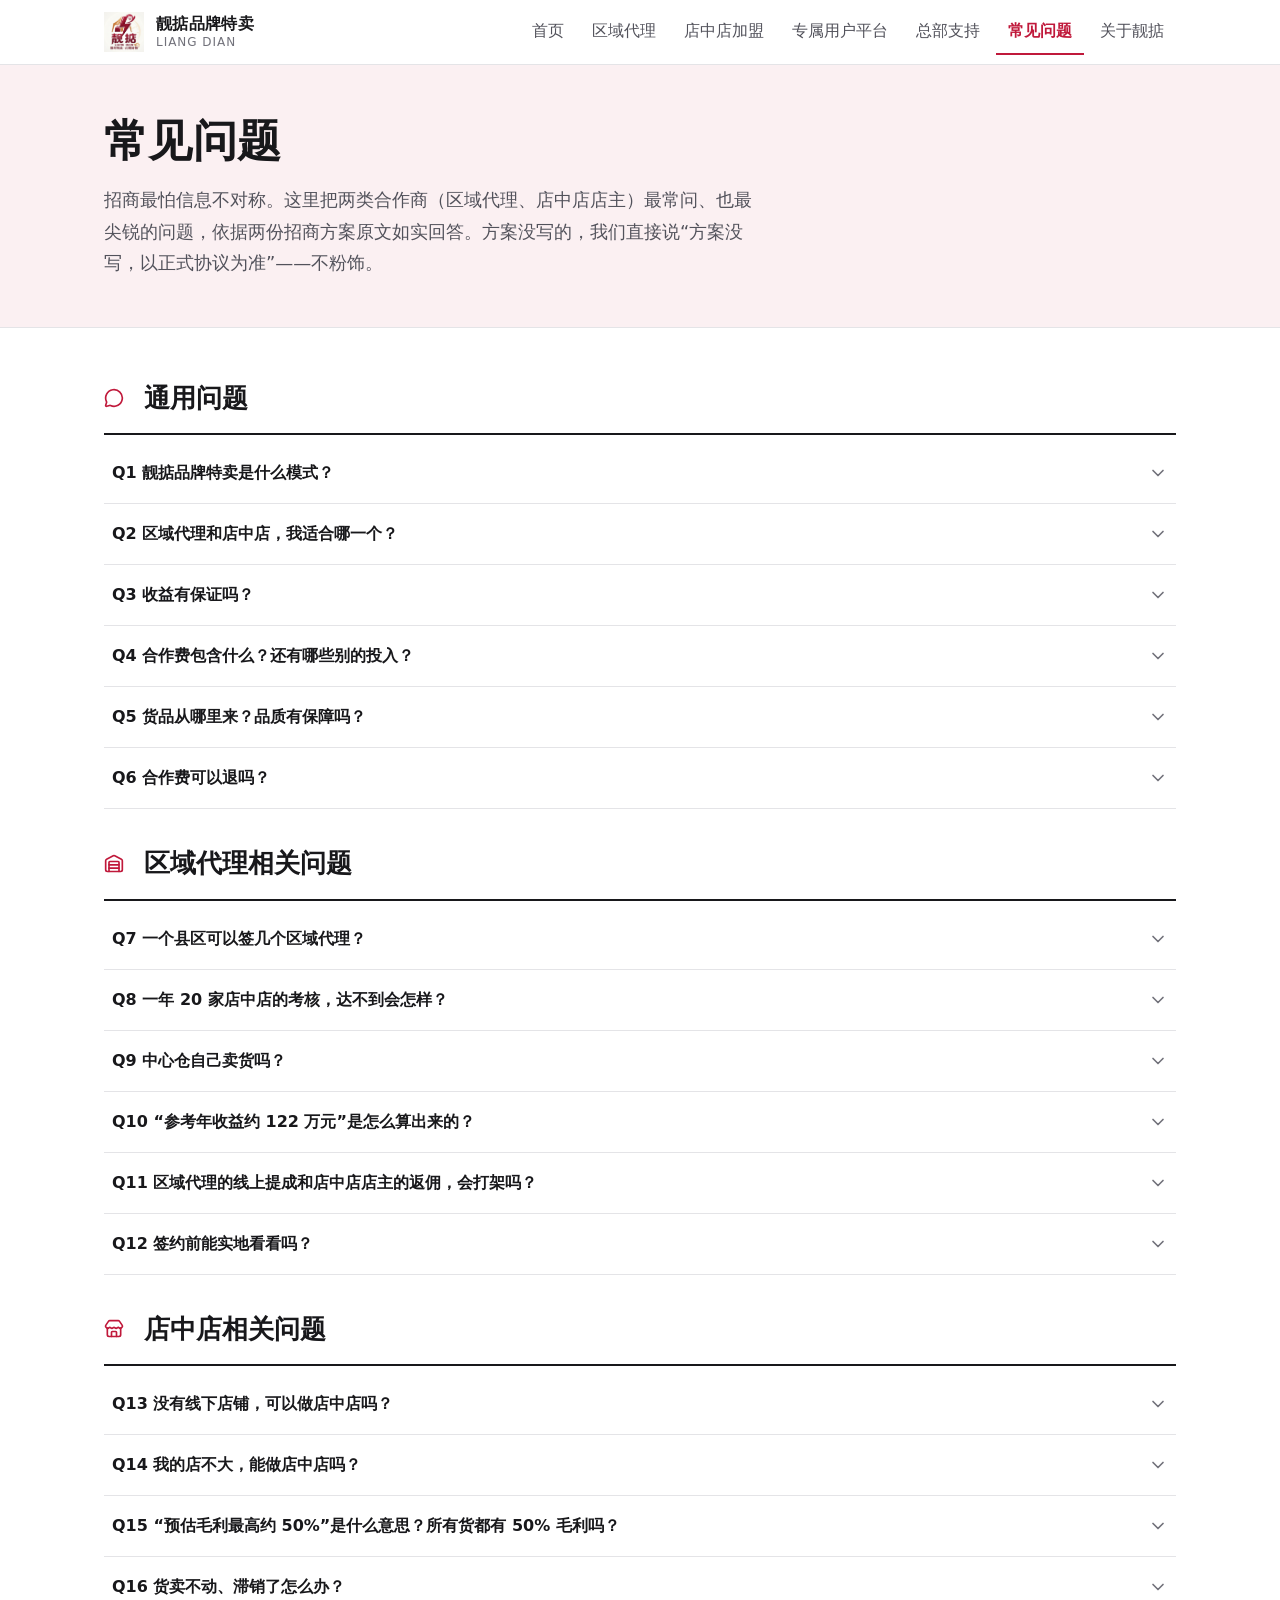
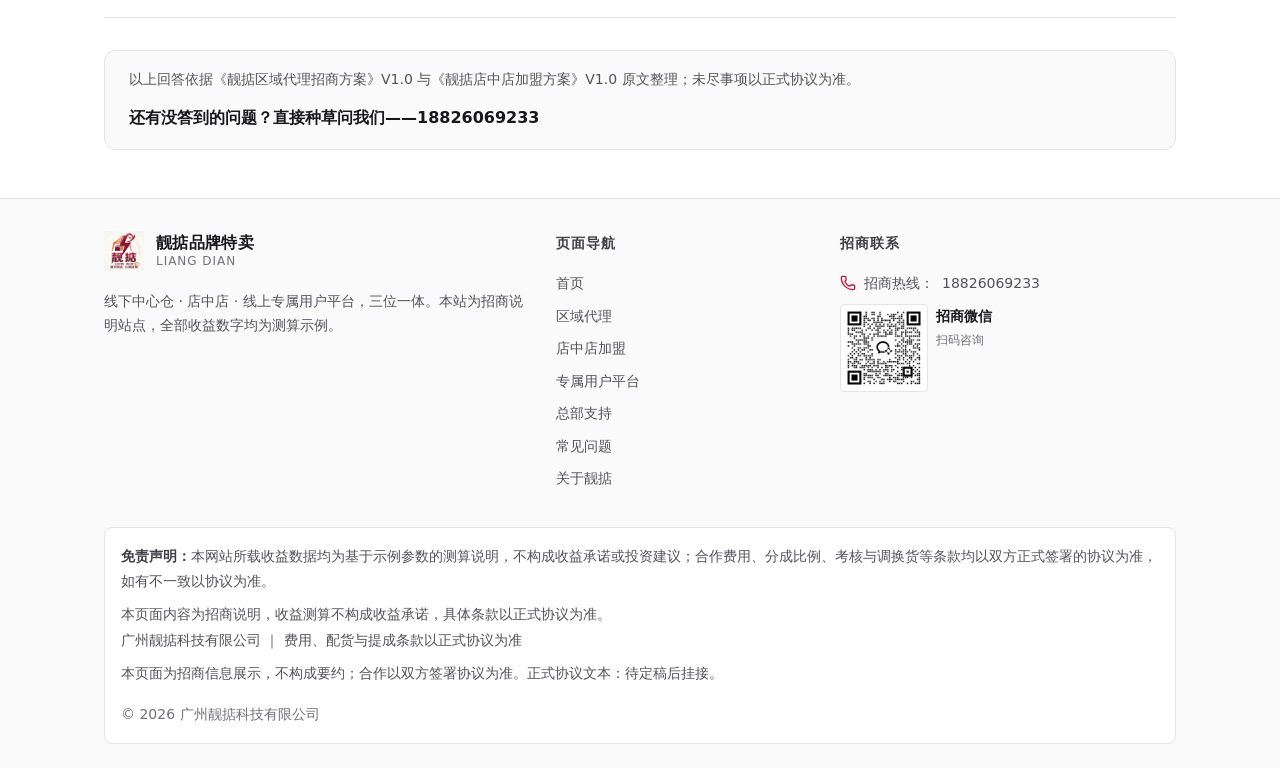
<file: faq.html>
<!DOCTYPE html><html lang="zh-CN"> <head><meta charset="UTF-8"><meta name="viewport" content="width=device-width, initial-scale=1.0"><title>招商常见问题 FAQ｜收益测算说明 · 滞销换货 · 考核机制｜靓掂品牌特卖</title><meta name="description" content="靓掂品牌特卖招商 FAQ：收益有保证吗、滞销怎么办、一年 20 家考核达不到会怎样、合作费包含什么、专属用户归属规则等 16 个关键问题，依据招商方案原文如实回答。条款以正式协议为准。"><meta name="theme-color" content="#C0193B"><link rel="icon" type="image/png" href="./assets/img/logo.png"><link rel="stylesheet" href="/_astro/about.V4o5w0qx.css"></head> <body> <a class="skip-link" href="#main">跳到主内容</a> <header class="site-header"> <div class="container header-inner"> <a class="brand" href="./index.html"> <img src="./assets/img/logo.png" alt="靓掂品牌特卖标志" width="40" height="40"> <span class="brand-name"><strong>靓掂品牌特卖</strong><span>LIANG DIAN</span></span> </a> <button class="nav-toggle" type="button" aria-expanded="false" aria-controls="site-nav"> <svg class="icon icon-24 icon-menu" aria-hidden="true" focusable="false"><use href="#i-menu"></use></svg> <svg class="icon icon-24 icon-close" aria-hidden="true" focusable="false"><use href="#i-x"></use></svg> <span class="visually-hidden">打开菜单</span> </button> <nav class="site-nav" id="site-nav" aria-label="主导航"> <ul> <li> <a href="./index.html">首页</a> </li><li> <a href="./agent.html">区域代理</a> </li><li> <a href="./store.html">店中店加盟</a> </li><li> <a href="./platform.html">专属用户平台</a> </li><li> <a href="./support.html">总部支持</a> </li><li> <a href="./faq.html" aria-current="page">常见问题</a> </li><li> <a href="./about.html">关于靓掂</a> </li> </ul> </nav> </div> </header> <!-- 本地图标 sprite（来源 lucide，经 Iconify API 下载至 assets/icons/，已内联以便 file:// 预览） --><svg xmlns="http://www.w3.org/2000/svg" class="svg-sprite" aria-hidden="true"> <symbol id="i-arrow-right" viewBox="0 0 24 24"><path fill="none" stroke="currentColor" stroke-linecap="round" stroke-linejoin="round" stroke-width="2" d="M5 12h14m-7-7l7 7l-7 7"></path></symbol> <symbol id="i-badge-check" viewBox="0 0 24 24"><g fill="none" stroke="currentColor" stroke-linecap="round" stroke-linejoin="round" stroke-width="2"><path d="M3.85 8.62a4 4 0 0 1 4.78-4.77a4 4 0 0 1 6.74 0a4 4 0 0 1 4.78 4.78a4 4 0 0 1 0 6.74a4 4 0 0 1-4.77 4.78a4 4 0 0 1-6.75 0a4 4 0 0 1-4.78-4.77a4 4 0 0 1 0-6.76"></path><path d="m16 9l-5.5 5.5L8 12"></path></g></symbol> <symbol id="i-building-2" viewBox="0 0 24 24"><g fill="none" stroke="currentColor" stroke-linecap="round" stroke-linejoin="round" stroke-width="2"><path d="M10 12h4m-4-4h4m0 13v-3a2 2 0 0 0-4 0v3"></path><path d="M6 10H4a2 2 0 0 0-2 2v7a2 2 0 0 0 2 2h16a2 2 0 0 0 2-2V9a2 2 0 0 0-2-2h-2"></path><path d="M6 21V5a2 2 0 0 1 2-2h8a2 2 0 0 1 2 2v16"></path></g></symbol> <symbol id="i-calculator" viewBox="0 0 24 24"><g fill="none" stroke="currentColor" stroke-linecap="round" stroke-linejoin="round" stroke-width="2"><rect width="16" height="20" x="4" y="2" rx="2"></rect><path d="M8 6h8m0 8v4m0-8h.01M12 10h.01M8 10h.01M12 14h.01M8 14h.01M12 18h.01M8 18h.01"></path></g></symbol> <symbol id="i-chart-line" viewBox="0 0 24 24"><g fill="none" stroke="currentColor" stroke-linecap="round" stroke-linejoin="round" stroke-width="2"><path d="M3 3v16a2 2 0 0 0 2 2h16"></path><path d="m19 9l-5 5l-4-4l-3 3"></path></g></symbol> <symbol id="i-check" viewBox="0 0 24 24"><path fill="none" stroke="currentColor" stroke-linecap="round" stroke-linejoin="round" stroke-width="2" d="M20 6L9 17l-5-5"></path></symbol> <symbol id="i-chevron-down" viewBox="0 0 24 24"><path fill="none" stroke="currentColor" stroke-linecap="round" stroke-linejoin="round" stroke-width="2" d="m6 9l6 6l6-6"></path></symbol> <symbol id="i-circle-alert" viewBox="0 0 24 24"><g fill="none" stroke="currentColor" stroke-linecap="round" stroke-linejoin="round" stroke-width="2"><circle cx="12" cy="12" r="10"></circle><path d="M12 8v4m0 4h.01"></path></g></symbol> <symbol id="i-clock" viewBox="0 0 24 24"><g fill="none" stroke="currentColor" stroke-linecap="round" stroke-linejoin="round" stroke-width="2"><circle cx="12" cy="12" r="10"></circle><path d="M12 6v6l4 2"></path></g></symbol> <symbol id="i-coins" viewBox="0 0 24 24"><g fill="none" stroke="currentColor" stroke-linecap="round" stroke-linejoin="round" stroke-width="2"><path d="M13.744 17.736a6 6 0 1 1-7.48-7.48M15 6h1v4"></path><path d="m6.134 14.768l.866-.5l2 3.464"></path><circle cx="16" cy="8" r="6"></circle></g></symbol> <symbol id="i-eye" viewBox="0 0 24 24"><g fill="none" stroke="currentColor" stroke-linecap="round" stroke-linejoin="round" stroke-width="2"><path d="M2.062 12.348a1 1 0 0 1 0-.696a10.75 10.75 0 0 1 19.876 0a1 1 0 0 1 0 .696a10.75 10.75 0 0 1-19.876 0"></path><circle cx="12" cy="12" r="3"></circle></g></symbol> <symbol id="i-graduation-cap" viewBox="0 0 24 24"><g fill="none" stroke="currentColor" stroke-linecap="round" stroke-linejoin="round" stroke-width="2"><path d="M21.42 10.922a1 1 0 0 0-.019-1.838L12.83 5.18a2 2 0 0 0-1.66 0L2.6 9.08a1 1 0 0 0 0 1.832l8.57 3.908a2 2 0 0 0 1.66 0zM22 10v6"></path><path d="M6 12.5V16a6 3 0 0 0 12 0v-3.5"></path></g></symbol> <symbol id="i-headphones" viewBox="0 0 24 24"><path fill="none" stroke="currentColor" stroke-linecap="round" stroke-linejoin="round" stroke-width="2" d="M3 14h3a2 2 0 0 1 2 2v3a2 2 0 0 1-2 2H5a2 2 0 0 1-2-2v-7a9 9 0 0 1 18 0v7a2 2 0 0 1-2 2h-1a2 2 0 0 1-2-2v-3a2 2 0 0 1 2-2h3"></path></symbol> <symbol id="i-info" viewBox="0 0 24 24"><g fill="none" stroke="currentColor" stroke-linecap="round" stroke-linejoin="round" stroke-width="2"><circle cx="12" cy="12" r="10"></circle><path d="M12 16v-4m0-4h.01"></path></g></symbol> <symbol id="i-layout-template" viewBox="0 0 24 24"><g fill="none" stroke="currentColor" stroke-linecap="round" stroke-linejoin="round" stroke-width="2"><rect width="18" height="7" x="3" y="3" rx="1"></rect><rect width="9" height="7" x="3" y="14" rx="1"></rect><rect width="5" height="7" x="16" y="14" rx="1"></rect></g></symbol> <symbol id="i-list-checks" viewBox="0 0 24 24"><path fill="none" stroke="currentColor" stroke-linecap="round" stroke-linejoin="round" stroke-width="2" d="M13 5h8m-8 7h8m-8 7h8M3 17l2 2l4-4M3 7l2 2l4-4"></path></symbol> <symbol id="i-mail" viewBox="0 0 24 24"><g fill="none" stroke="currentColor" stroke-linecap="round" stroke-linejoin="round" stroke-width="2"><path d="m22 7l-8.991 5.727a2 2 0 0 1-2.009 0L2 7"></path><rect width="20" height="16" x="2" y="4" rx="2"></rect></g></symbol> <symbol id="i-map-pin" viewBox="0 0 24 24"><g fill="none" stroke="currentColor" stroke-linecap="round" stroke-linejoin="round" stroke-width="2"><path d="M20 10c0 4.993-5.539 10.193-7.399 11.799a1 1 0 0 1-1.202 0C9.539 20.193 4 14.993 4 10a8 8 0 0 1 16 0"></path><circle cx="12" cy="10" r="3"></circle></g></symbol> <symbol id="i-megaphone" viewBox="0 0 24 24"><g fill="none" stroke="currentColor" stroke-linecap="round" stroke-linejoin="round" stroke-width="2"><path d="M11 6a13 13 0 0 0 8.4-2.8A1 1 0 0 1 21 4v12a1 1 0 0 1-1.6.8A13 13 0 0 0 11 14H5a2 2 0 0 1-2-2V8a2 2 0 0 1 2-2z"></path><path d="M6 14a12 12 0 0 0 2.4 7.2a2 2 0 0 0 3.2-2.4A8 8 0 0 1 10 14M8 6v8"></path></g></symbol> <symbol id="i-menu" viewBox="0 0 24 24"><path fill="none" stroke="currentColor" stroke-linecap="round" stroke-linejoin="round" stroke-width="2" d="M4 5h16M4 12h16M4 19h16"></path></symbol> <symbol id="i-message-circle" viewBox="0 0 24 24"><path fill="none" stroke="currentColor" stroke-linecap="round" stroke-linejoin="round" stroke-width="2" d="M2.992 16.342a2 2 0 0 1 .094 1.167l-1.065 3.29a1 1 0 0 0 1.236 1.168l3.413-.998a2 2 0 0 1 1.099.092a10 10 0 1 0-4.777-4.719"></path></symbol> <symbol id="i-package" viewBox="0 0 24 24"><g fill="none" stroke="currentColor" stroke-linecap="round" stroke-linejoin="round" stroke-width="2"><path d="M11 21.73a2 2 0 0 0 2 0l7-4A2 2 0 0 0 21 16V8a2 2 0 0 0-1-1.73l-7-4a2 2 0 0 0-2 0l-7 4A2 2 0 0 0 3 8v8a2 2 0 0 0 1 1.73zm1 .27V12"></path><path d="M3.29 7L12 12l8.71-5M7.5 4.27l9 5.15"></path></g></symbol> <symbol id="i-palette" viewBox="0 0 24 24"><g fill="none" stroke="currentColor" stroke-linecap="round" stroke-linejoin="round" stroke-width="2"><path d="M12 22a1 1 0 0 1 0-20a10 9 0 0 1 10 9a5 5 0 0 1-5 5h-2.25a1.75 1.75 0 0 0-1.4 2.8l.3.4a1.75 1.75 0 0 1-1.4 2.8z"></path><circle cx="13.5" cy="6.5" r=".5" fill="currentColor"></circle><circle cx="17.5" cy="10.5" r=".5" fill="currentColor"></circle><circle cx="6.5" cy="12.5" r=".5" fill="currentColor"></circle><circle cx="8.5" cy="7.5" r=".5" fill="currentColor"></circle></g></symbol> <symbol id="i-phone" viewBox="0 0 24 24"><path fill="none" stroke="currentColor" stroke-linecap="round" stroke-linejoin="round" stroke-width="2" d="M13.832 16.568a1 1 0 0 0 1.213-.303l.355-.465A2 2 0 0 1 17 15h3a2 2 0 0 1 2 2v3a2 2 0 0 1-2 2A18 18 0 0 1 2 4a2 2 0 0 1 2-2h3a2 2 0 0 1 2 2v3a2 2 0 0 1-.8 1.6l-.468.351a1 1 0 0 0-.292 1.233a14 14 0 0 0 6.392 6.384"></path></symbol> <symbol id="i-qr-code" viewBox="0 0 24 24"><g fill="none" stroke="currentColor" stroke-linecap="round" stroke-linejoin="round" stroke-width="2"><rect width="5" height="5" x="3" y="3" rx="1"></rect><rect width="5" height="5" x="16" y="3" rx="1"></rect><rect width="5" height="5" x="3" y="16" rx="1"></rect><path d="M21 16h-3a2 2 0 0 0-2 2v3m5 0v.01M12 7v3a2 2 0 0 1-2 2H7m-4 0h.01M12 3h.01M12 16v.01M16 12h1m4 0v.01M12 21v-1"></path></g></symbol> <symbol id="i-refresh-cw" viewBox="0 0 24 24"><g fill="none" stroke="currentColor" stroke-linecap="round" stroke-linejoin="round" stroke-width="2"><path d="M3 12a9 9 0 0 1 9-9a9.75 9.75 0 0 1 6.74 2.74L21 8"></path><path d="M21 3v5h-5m5 4a9 9 0 0 1-9 9a9.75 9.75 0 0 1-6.74-2.74L3 16"></path><path d="M8 16H3v5"></path></g></symbol> <symbol id="i-shield-alert" viewBox="0 0 24 24"><path fill="none" stroke="currentColor" stroke-linecap="round" stroke-linejoin="round" stroke-width="2" d="M20 13c0 5-3.5 7.5-7.66 8.95a1 1 0 0 1-.67-.01C7.5 20.5 4 18 4 13V6a1 1 0 0 1 1-1c2 0 4.5-1.2 6.24-2.72a1.17 1.17 0 0 1 1.52 0C14.51 3.81 17 5 19 5a1 1 0 0 1 1 1zm-8-5v4m0 4h.01"></path></symbol> <symbol id="i-shield-check" viewBox="0 0 24 24"><g fill="none" stroke="currentColor" stroke-linecap="round" stroke-linejoin="round" stroke-width="2"><path d="M20 13c0 5-3.5 7.5-7.66 8.95a1 1 0 0 1-.67-.01C7.5 20.5 4 18 4 13V6a1 1 0 0 1 1-1c2 0 4.5-1.2 6.24-2.72a1.17 1.17 0 0 1 1.52 0C14.51 3.81 17 5 19 5a1 1 0 0 1 1 1z"></path><path d="m9 12l2 2l4-4"></path></g></symbol> <symbol id="i-shopping-bag" viewBox="0 0 24 24"><g fill="none" stroke="currentColor" stroke-linecap="round" stroke-linejoin="round" stroke-width="2"><path d="M16 10a4 4 0 0 1-8 0M3.103 6.034h17.794"></path><path d="M3.4 5.467a2 2 0 0 0-.4 1.2V20a2 2 0 0 0 2 2h14a2 2 0 0 0 2-2V6.667a2 2 0 0 0-.4-1.2l-2-2.667A2 2 0 0 0 17 2H7a2 2 0 0 0-1.6.8z"></path></g></symbol> <symbol id="i-smartphone" viewBox="0 0 24 24"><g fill="none" stroke="currentColor" stroke-linecap="round" stroke-linejoin="round" stroke-width="2"><rect width="14" height="20" x="5" y="2" rx="2" ry="2"></rect><path d="M12 18h.01"></path></g></symbol> <symbol id="i-store" viewBox="0 0 24 24"><g fill="none" stroke="currentColor" stroke-linecap="round" stroke-linejoin="round" stroke-width="2"><path d="M15 21v-5a1 1 0 0 0-1-1h-4a1 1 0 0 0-1 1v5m8.774-10.69a1.12 1.12 0 0 0-1.549 0a2.5 2.5 0 0 1-3.451 0a1.12 1.12 0 0 0-1.548 0a2.5 2.5 0 0 1-3.452 0a1.12 1.12 0 0 0-1.549 0a2.5 2.5 0 0 1-3.77-3.248l2.889-4.184A2 2 0 0 1 7 2h10a2 2 0 0 1 1.653.873l2.895 4.192a2.5 2.5 0 0 1-3.774 3.244"></path><path d="M4 10.95V19a2 2 0 0 0 2 2h12a2 2 0 0 0 2-2v-8.05"></path></g></symbol> <symbol id="i-trending-up" viewBox="0 0 24 24"><g fill="none" stroke="currentColor" stroke-linecap="round" stroke-linejoin="round" stroke-width="2"><path d="M16 7h6v6"></path><path d="m22 7l-8.5 8.5l-5-5L2 17"></path></g></symbol> <symbol id="i-truck" viewBox="0 0 24 24"><g fill="none" stroke="currentColor" stroke-linecap="round" stroke-linejoin="round" stroke-width="2"><path d="M14 18V6a2 2 0 0 0-2-2H4a2 2 0 0 0-2 2v11a1 1 0 0 0 1 1h2m10 0H9m10 0h2a1 1 0 0 0 1-1v-3.65a1 1 0 0 0-.22-.624l-3.48-4.35A1 1 0 0 0 17.52 8H14"></path><circle cx="17" cy="18" r="2"></circle><circle cx="7" cy="18" r="2"></circle></g></symbol> <symbol id="i-user-check" viewBox="0 0 24 24"><g fill="none" stroke="currentColor" stroke-linecap="round" stroke-linejoin="round" stroke-width="2"><path d="m16 11l2 2l4-4m-6 12v-2a4 4 0 0 0-4-4H6a4 4 0 0 0-4 4v2"></path><circle cx="9" cy="7" r="4"></circle></g></symbol> <symbol id="i-users" viewBox="0 0 24 24"><g fill="none" stroke="currentColor" stroke-linecap="round" stroke-linejoin="round" stroke-width="2"><path d="M16 21v-2a4 4 0 0 0-4-4H6a4 4 0 0 0-4 4v2M16 3.128a4 4 0 0 1 0 7.744M22 21v-2a4 4 0 0 0-3-3.87"></path><circle cx="9" cy="7" r="4"></circle></g></symbol> <symbol id="i-wallet" viewBox="0 0 24 24"><g fill="none" stroke="currentColor" stroke-linecap="round" stroke-linejoin="round" stroke-width="2"><path d="M19 7V4a1 1 0 0 0-1-1H5a2 2 0 0 0 0 4h15a1 1 0 0 1 1 1v4h-3a2 2 0 0 0 0 4h3a1 1 0 0 0 1-1v-2a1 1 0 0 0-1-1"></path><path d="M3 5v14a2 2 0 0 0 2 2h15a1 1 0 0 0 1-1v-4"></path></g></symbol> <symbol id="i-warehouse" viewBox="0 0 24 24"><g fill="none" stroke="currentColor" stroke-linecap="round" stroke-linejoin="round" stroke-width="2"><path d="M18 21V10a1 1 0 0 0-1-1H7a1 1 0 0 0-1 1v11"></path><path d="M22 19a2 2 0 0 1-2 2H4a2 2 0 0 1-2-2V8a2 2 0 0 1 1.132-1.803l7.95-3.974a2 2 0 0 1 1.837 0l7.948 3.974A2 2 0 0 1 22 8zM6 13h12M6 17h12"></path></g></symbol> <symbol id="i-x" viewBox="0 0 24 24"><path fill="none" stroke="currentColor" stroke-linecap="round" stroke-linejoin="round" stroke-width="2" d="M18 6L6 18M6 6l12 12"></path></symbol> </svg> <main id="main">  <section class="hero"> <div class="container"> <h1>常见问题</h1> <p class="hero-lede">招商最怕信息不对称。这里把两类合作商（区域代理、店中店店主）最常问、也最尖锐的问题，依据两份招商方案原文如实回答。方案没写的，我们直接说“方案没写，以正式协议为准”——不粉饰。</p> </div> </section> <section class="section"> <div class="container"> <div class="faq-group" aria-labelledby="faq-common"> <h2 id="faq-common"><svg class="icon fg-ic" aria-hidden="true" focusable="false"><use href="#i-message-circle"></use></svg>通用问题</h2> <details class="faq-item"> <summary>Q1 靓掂品牌特卖是什么模式？ <svg class="icon" aria-hidden="true" focusable="false"><use href="#i-chevron-down"></use></svg> </summary> <div class="faq-body">一句话：品牌特卖货品 + 本地店铺专区 + 线上专属用户平台。总部统一供货，在店铺里划出品牌特卖专区卖货；到店顾客扫码绑定专属用户，之后在平台消费，店主按销售额约 20% 获返佣、区域代理约按 10% 计提（均为测算示例）。全体系的货，由一县一仓的中心仓配货到店。</div> </details><details class="faq-item"> <summary>Q2 区域代理和店中店，我适合哪一个？ <svg class="icon" aria-hidden="true" focusable="false"><use href="#i-chevron-down"></use></svg> </summary> <div class="faq-body">看你的起点。已有线下店铺、想不另租门面多一条收益线——选店中店，5,000 元起步；有资金和本地资源、想承接一个县（区）的货源与用户入口——选区域代理，50,000 元合作费（含按 50,000 元货款的首批配货），约 200㎡ 中心仓。两者不冲突：区域代理服务辖区店中店，店中店是区域代理的终端网络。</div> </details><details class="faq-item"> <summary>Q3 收益有保证吗？ <svg class="icon" aria-hidden="true" focusable="false"><use href="#i-chevron-down"></use></svg> </summary> <div class="faq-body">没有。方案里的全部收益数字（如区域代理参考年收益模型约 122 万元、店中店预计年度总收益 125,250 元）均为假设条件下的测算示例，不构成收益承诺。实际收益取决于区域消费能力、店铺客流、专属用户积累与经营投入。这也是我们把“三笔账”（投入账、收益账、风险账）写进方案的原因——建议你签约前先把风险账算一遍：拓店进度、区域消费力、库存周转都会影响结果，总部以调换货机制分担库存风险，但经营责任仍在代理商/店主。</div> </details><details class="faq-item"> <summary>Q4 合作费包含什么？还有哪些别的投入？ <svg class="icon" aria-hidden="true" focusable="false"><use href="#i-chevron-down"></use></svg> </summary> <div class="faq-body">区域代理合作费 50,000 元，含按 50,000 元货款的首批配货——钱变成货架上的货。但投入账不止合作费：约 200㎡ 场地装修与首批陈列投入需要另算，方案提示“实际现金压力集中在场地”。店中店合作费 5,000 元，即按 5,000 元货款配货，不需要重新装修。两份方案均未列其他名目费用，具体以正式协议为准。</div> </details><details class="faq-item"> <summary>Q5 货品从哪里来？品质有保障吗？ <svg class="icon" aria-hidden="true" focusable="false"><use href="#i-chevron-down"></use></svg> </summary> <div class="faq-body">品牌特卖货品由总部统一供应、持续补货，“供货支持：品牌特卖货源持续供应，保障品质和毛利空间”是总部六大支持之首。专区价签与陈列物料由中心仓统一方案，零售指导价指总部零售指导价。具体在售货品结构以中心仓实物为准——欢迎先看货，再谈加盟。</div> </details><details class="faq-item"> <summary>Q6 合作费可以退吗？ <svg class="icon" aria-hidden="true" focusable="false"><use href="#i-chevron-down"></use></svg> </summary> <div class="faq-body">两份方案文本均未写明退款条款。费用、配货与提成条款以正式代理/加盟协议为准——签约前请逐条确认，包括终止与退出机制。我们的建议一直是：先实地考察、先小批量试销，再决定投入节奏。</div> </details> </div><div class="faq-group" aria-labelledby="faq-agent"> <h2 id="faq-agent"><svg class="icon fg-ic" aria-hidden="true" focusable="false"><use href="#i-warehouse"></use></svg>区域代理相关问题</h2> <details class="faq-item"> <summary>Q7 一个县区可以签几个区域代理？ <svg class="icon" aria-hidden="true" focusable="false"><use href="#i-chevron-down"></use></svg> </summary> <div class="faq-body">一个县（区）只签一名区域代理，区域独家。签约前我们会一起把区域人口、门店数量与首批货品结构算一遍。</div> </details><details class="faq-item"> <summary>Q8 一年 20 家店中店的考核，达不到会怎样？ <svg class="icon" aria-hidden="true" focusable="false"><use href="#i-chevron-down"></use></svg> </summary> <div class="faq-body">先说实话：方案把“一年不少于 20 家店中店”列为明确的考核要求，但未达标后的具体处理方式，方案文本未展开，以正式代理协议约定为准。方案给出的达标路径是四步走：第 1–2 个月选址建仓，第 2–3 个月开样板店，第 3–12 个月发展店中店（每月落地 4 家起），同步沉淀线上用户。如果你判断本地一年落 20 家有困难，签约前请直接与招商人员摊开来算——我们更希望找到能长期做下去的合伙人。</div> </details><details class="faq-item"> <summary>Q9 中心仓自己卖货吗？ <svg class="icon" aria-hidden="true" focusable="false"><use href="#i-chevron-down"></use></svg> </summary> <div class="faq-body">卖。约 200㎡ 区域展厅直接服务本地消费者，同时是辖区加盟商看货、选货的样板间。区域代理年度测算示例中含“中心仓自营收入”一项：日销 1,000 元 × 45% = 160,000 元/年（测算示例）。但要清楚中心仓的核心角色：它是整片区域的货源入口与用户入口——店在这里开，货从这里走，自营零售只是收益的第三块。</div> </details><details class="faq-item"> <summary>Q10 “参考年收益约 122 万元”是怎么算出来的？ <svg class="icon" aria-hidden="true" focusable="false"><use href="#i-chevron-down"></use></svg> </summary> <div class="faq-body">这是方案给出的测算示例（依据《靓掂区域代理招商方案》V1.0）：加盟首次铺货款 20 家 × 5,000 元 = 100,000 元；后续铺货提成 20 家 × 单店年铺货 120,000 元 × 15% = 360,000 元；线上平台提成 20 家 × 单店年用户 500 × 人均年消费 600 元 × 10% = 600,000 元；中心仓自营收入 日销 1,000 元 × 45% = 160,000 元。合计 1,220,000 元。每一项都是假设条件，不构成收益承诺；回本口径参考：10 家店的首铺货款即可覆盖 50,000 元合作费（测算示例）。</div> </details><details class="faq-item"> <summary>Q11 区域代理的线上提成和店中店店主的返佣，会打架吗？ <svg class="icon" aria-hidden="true" focusable="false"><use href="#i-chevron-down"></use></svg> </summary> <div class="faq-body">不会，两条线并行计提：店中店店主按其专属用户销售额约 20% 获返佣，区域代理按本区域线上专属用户销售额约按 10% 计提（均为方案计提口径，测算示例）。归属机制决定了不扯皮：顾客扫谁的门店码就绑定谁的专属用户，归属可查、分佣可追溯。</div> </details><details class="faq-item"> <summary>Q12 签约前能实地看看吗？ <svg class="icon" aria-hidden="true" focusable="false"><use href="#i-chevron-down"></use></svg> </summary> <div class="faq-body">不仅能，而且流程里就有。合作三步：① 咨询洽谈，核算投入与收益；② 实地考察总部与样板中心仓；③ 签约授权，选址建仓开业。我们希望你把三笔账当面算清楚再签。</div> </details> </div><div class="faq-group" aria-labelledby="faq-store"> <h2 id="faq-store"><svg class="icon fg-ic" aria-hidden="true" focusable="false"><use href="#i-store"></use></svg>店中店相关问题</h2> <details class="faq-item"> <summary>Q13 没有线下店铺，可以做店中店吗？ <svg class="icon" aria-hidden="true" focusable="false"><use href="#i-chevron-down"></use></svg> </summary> <div class="faq-body">不可以。店中店加盟条件是“已有线下店铺”——模式的前提就是把你已有的客流和场地用起来。如果你没有店铺但看好这个模式，区域代理（含中心仓自营零售）是更合适的入口。</div> </details><details class="faq-item"> <summary>Q14 我的店不大，能做店中店吗？ <svg class="icon" aria-hidden="true" focusable="false"><use href="#i-chevron-down"></use></svg> </summary> <div class="faq-body">方案的表述是“腾出 2㎡，多一条收益线”“你不需要重新装修，只需要腾出一面墙或一个货架”。专区具体开多大，在“看货定专区”环节与本区域中心仓一起定，陈列物料统一方案、不破坏原店形象。</div> </details><details class="faq-item"> <summary>Q15 “预估毛利最高约 50%”是什么意思？所有货都有 50% 毛利吗？ <svg class="icon" aria-hidden="true" focusable="false"><use href="#i-chevron-down"></use></svg> </summary> <div class="faq-body">“最高约 50%”指部分货品的预估毛利上限——“预估”“最高”“约”三个限定词一个都不能少，它不是全部货品的固定毛利率。方案测算示例里，首批货品按 35% 毛利率计算；零售指导价指总部零售指导价，实际售价与毛利以门店经营为准。</div> </details><details class="faq-item"> <summary>Q16 货卖不动、滞销了怎么办？ <svg class="icon" aria-hidden="true" focusable="false"><use href="#i-chevron-down"></use></svg> </summary> <div class="faq-body">调换货机制兜底：方案明示“滞销产品全部支持换货”“调换货与售后由中心仓统一安排，店主不压库存”。同时方案建议的经营方法是先小批量试销、再决定补货节奏——货由中心仓滚动补货，不占用额外仓容，不从第一天就让你压一堆库存。</div> </details> </div> <div class="faq-foot"> <p>以上回答依据《靓掂区域代理招商方案》V1.0 与《靓掂店中店加盟方案》V1.0 原文整理；未尽事项以正式协议为准。</p> <p class="faq-cta">还有没答到的问题？直接种草问我们——18826069233</p> </div> </div> </section>  </main> <footer class="site-footer"> <div class="container"> <div class="footer-grid"> <div class="footer-brand"> <a class="brand" href="./index.html"> <img src="./assets/img/logo.png" alt="靓掂品牌特卖标志" width="40" height="40"> <span class="brand-name"><strong>靓掂品牌特卖</strong><span>LIANG DIAN</span></span> </a> <p>线下中心仓 · 店中店 · 线上专属用户平台，三位一体。本站为招商说明站点，全部收益数字均为测算示例。</p> </div> <nav class="footer-col" aria-label="页脚导航"> <h3>页面导航</h3> <ul> <li><a href="./index.html">首页</a></li> <li><a href="./agent.html">区域代理</a></li> <li><a href="./store.html">店中店加盟</a></li> <li><a href="./platform.html">专属用户平台</a></li> <li><a href="./support.html">总部支持</a></li> <li><a href="./faq.html">常见问题</a></li> <li><a href="./about.html">关于靓掂</a></li> </ul> </nav> <div class="footer-col"> <h3>招商联系</h3> <ul class="footer-contact"> <li><svg class="icon" aria-hidden="true" focusable="false"><use href="#i-phone"></use></svg>招商热线：<a href="tel:18826069233">18826069233</a></li> <li class="qr-contact"><img src="./assets/img/contact_me_qr.png" alt="靓掂招商微信二维码" width="88" height="88" loading="lazy"><div class="qr-label"><strong>招商微信</strong><span>扫码咨询</span></div></li> </ul> </div> </div> <div class="footer-legal"> <p><strong>免责声明：</strong>本网站所载收益数据均为基于示例参数的测算说明，不构成收益承诺或投资建议；合作费用、分成比例、考核与调换货等条款均以双方正式签署的协议为准，如有不一致以协议为准。</p> <p class="legal-line">本页面内容为招商说明，收益测算不构成收益承诺，具体条款以正式协议为准。<br>广州靓掂科技有限公司 ｜ 费用、配货与提成条款以正式协议为准</p> <p class="legal-line">本页面为招商信息展示，不构成要约；合作以双方签署协议为准。正式协议文本：待定稿后挂接。</p> <div class="footer-copyright"> <span>© 2026 广州靓掂科技有限公司</span> </div> </div> </div> </footer> <script src="./assets/js/main.js"></script>  </body> </html>
</file>
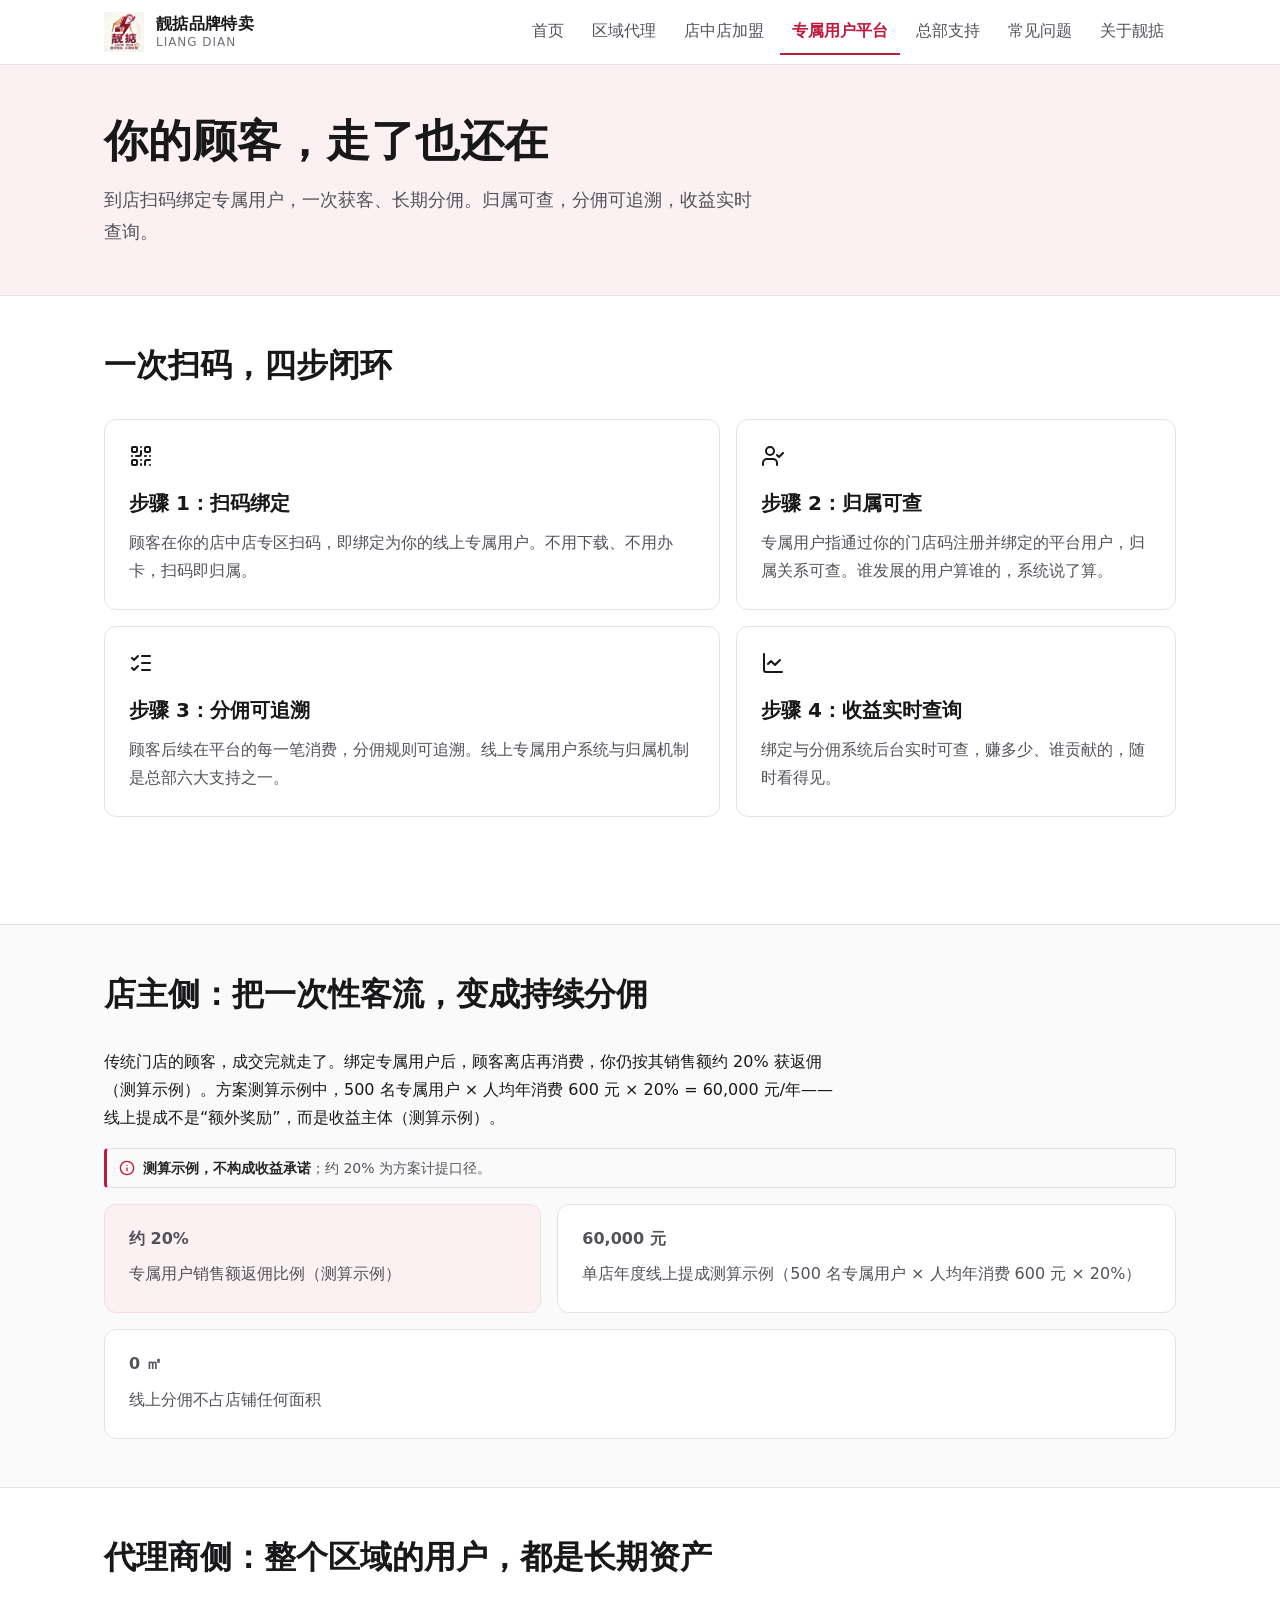
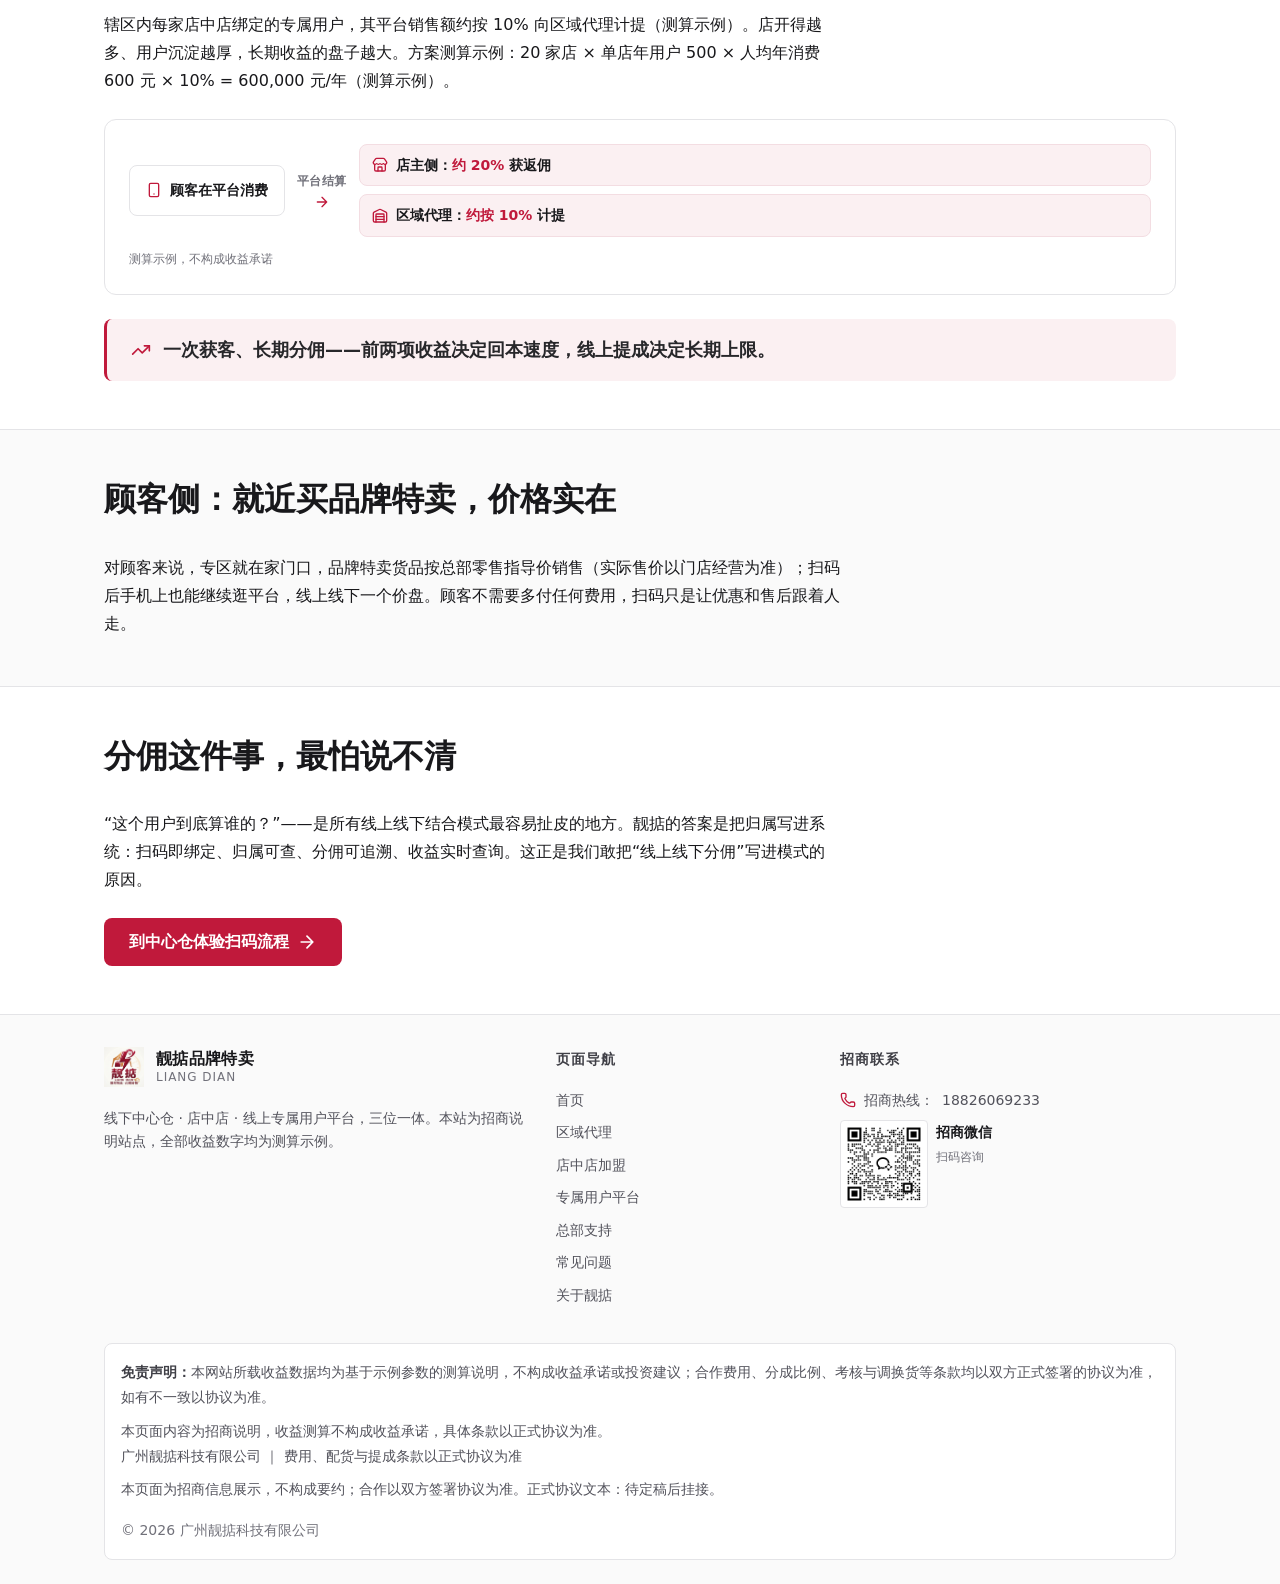
<file: platform.html>
<!DOCTYPE html><html lang="zh-CN"> <head><meta charset="UTF-8"><meta name="viewport" content="width=device-width, initial-scale=1.0"><title>线上专属用户平台｜扫码绑定 归属可查 分佣可追溯｜靓掂品牌特卖</title><meta name="description" content="靓掂线上专属用户平台：顾客在门店扫码即绑定专属用户，归属可查、分佣可追溯、收益实时查询。店主按专属用户销售额约 20% 获返佣，区域代理约按 10% 计提（均为测算示例）。收益测算不构成承诺，条款以正式协议为准。"><meta name="theme-color" content="#C0193B"><link rel="icon" type="image/png" href="./assets/img/logo.png"><link rel="stylesheet" href="/_astro/about.V4o5w0qx.css"></head> <body> <a class="skip-link" href="#main">跳到主内容</a> <header class="site-header"> <div class="container header-inner"> <a class="brand" href="./index.html"> <img src="./assets/img/logo.png" alt="靓掂品牌特卖标志" width="40" height="40"> <span class="brand-name"><strong>靓掂品牌特卖</strong><span>LIANG DIAN</span></span> </a> <button class="nav-toggle" type="button" aria-expanded="false" aria-controls="site-nav"> <svg class="icon icon-24 icon-menu" aria-hidden="true" focusable="false"><use href="#i-menu"></use></svg> <svg class="icon icon-24 icon-close" aria-hidden="true" focusable="false"><use href="#i-x"></use></svg> <span class="visually-hidden">打开菜单</span> </button> <nav class="site-nav" id="site-nav" aria-label="主导航"> <ul> <li> <a href="./index.html">首页</a> </li><li> <a href="./agent.html">区域代理</a> </li><li> <a href="./store.html">店中店加盟</a> </li><li> <a href="./platform.html" aria-current="page">专属用户平台</a> </li><li> <a href="./support.html">总部支持</a> </li><li> <a href="./faq.html">常见问题</a> </li><li> <a href="./about.html">关于靓掂</a> </li> </ul> </nav> </div> </header> <!-- 本地图标 sprite（来源 lucide，经 Iconify API 下载至 assets/icons/，已内联以便 file:// 预览） --><svg xmlns="http://www.w3.org/2000/svg" class="svg-sprite" aria-hidden="true"> <symbol id="i-arrow-right" viewBox="0 0 24 24"><path fill="none" stroke="currentColor" stroke-linecap="round" stroke-linejoin="round" stroke-width="2" d="M5 12h14m-7-7l7 7l-7 7"></path></symbol> <symbol id="i-badge-check" viewBox="0 0 24 24"><g fill="none" stroke="currentColor" stroke-linecap="round" stroke-linejoin="round" stroke-width="2"><path d="M3.85 8.62a4 4 0 0 1 4.78-4.77a4 4 0 0 1 6.74 0a4 4 0 0 1 4.78 4.78a4 4 0 0 1 0 6.74a4 4 0 0 1-4.77 4.78a4 4 0 0 1-6.75 0a4 4 0 0 1-4.78-4.77a4 4 0 0 1 0-6.76"></path><path d="m16 9l-5.5 5.5L8 12"></path></g></symbol> <symbol id="i-building-2" viewBox="0 0 24 24"><g fill="none" stroke="currentColor" stroke-linecap="round" stroke-linejoin="round" stroke-width="2"><path d="M10 12h4m-4-4h4m0 13v-3a2 2 0 0 0-4 0v3"></path><path d="M6 10H4a2 2 0 0 0-2 2v7a2 2 0 0 0 2 2h16a2 2 0 0 0 2-2V9a2 2 0 0 0-2-2h-2"></path><path d="M6 21V5a2 2 0 0 1 2-2h8a2 2 0 0 1 2 2v16"></path></g></symbol> <symbol id="i-calculator" viewBox="0 0 24 24"><g fill="none" stroke="currentColor" stroke-linecap="round" stroke-linejoin="round" stroke-width="2"><rect width="16" height="20" x="4" y="2" rx="2"></rect><path d="M8 6h8m0 8v4m0-8h.01M12 10h.01M8 10h.01M12 14h.01M8 14h.01M12 18h.01M8 18h.01"></path></g></symbol> <symbol id="i-chart-line" viewBox="0 0 24 24"><g fill="none" stroke="currentColor" stroke-linecap="round" stroke-linejoin="round" stroke-width="2"><path d="M3 3v16a2 2 0 0 0 2 2h16"></path><path d="m19 9l-5 5l-4-4l-3 3"></path></g></symbol> <symbol id="i-check" viewBox="0 0 24 24"><path fill="none" stroke="currentColor" stroke-linecap="round" stroke-linejoin="round" stroke-width="2" d="M20 6L9 17l-5-5"></path></symbol> <symbol id="i-chevron-down" viewBox="0 0 24 24"><path fill="none" stroke="currentColor" stroke-linecap="round" stroke-linejoin="round" stroke-width="2" d="m6 9l6 6l6-6"></path></symbol> <symbol id="i-circle-alert" viewBox="0 0 24 24"><g fill="none" stroke="currentColor" stroke-linecap="round" stroke-linejoin="round" stroke-width="2"><circle cx="12" cy="12" r="10"></circle><path d="M12 8v4m0 4h.01"></path></g></symbol> <symbol id="i-clock" viewBox="0 0 24 24"><g fill="none" stroke="currentColor" stroke-linecap="round" stroke-linejoin="round" stroke-width="2"><circle cx="12" cy="12" r="10"></circle><path d="M12 6v6l4 2"></path></g></symbol> <symbol id="i-coins" viewBox="0 0 24 24"><g fill="none" stroke="currentColor" stroke-linecap="round" stroke-linejoin="round" stroke-width="2"><path d="M13.744 17.736a6 6 0 1 1-7.48-7.48M15 6h1v4"></path><path d="m6.134 14.768l.866-.5l2 3.464"></path><circle cx="16" cy="8" r="6"></circle></g></symbol> <symbol id="i-eye" viewBox="0 0 24 24"><g fill="none" stroke="currentColor" stroke-linecap="round" stroke-linejoin="round" stroke-width="2"><path d="M2.062 12.348a1 1 0 0 1 0-.696a10.75 10.75 0 0 1 19.876 0a1 1 0 0 1 0 .696a10.75 10.75 0 0 1-19.876 0"></path><circle cx="12" cy="12" r="3"></circle></g></symbol> <symbol id="i-graduation-cap" viewBox="0 0 24 24"><g fill="none" stroke="currentColor" stroke-linecap="round" stroke-linejoin="round" stroke-width="2"><path d="M21.42 10.922a1 1 0 0 0-.019-1.838L12.83 5.18a2 2 0 0 0-1.66 0L2.6 9.08a1 1 0 0 0 0 1.832l8.57 3.908a2 2 0 0 0 1.66 0zM22 10v6"></path><path d="M6 12.5V16a6 3 0 0 0 12 0v-3.5"></path></g></symbol> <symbol id="i-headphones" viewBox="0 0 24 24"><path fill="none" stroke="currentColor" stroke-linecap="round" stroke-linejoin="round" stroke-width="2" d="M3 14h3a2 2 0 0 1 2 2v3a2 2 0 0 1-2 2H5a2 2 0 0 1-2-2v-7a9 9 0 0 1 18 0v7a2 2 0 0 1-2 2h-1a2 2 0 0 1-2-2v-3a2 2 0 0 1 2-2h3"></path></symbol> <symbol id="i-info" viewBox="0 0 24 24"><g fill="none" stroke="currentColor" stroke-linecap="round" stroke-linejoin="round" stroke-width="2"><circle cx="12" cy="12" r="10"></circle><path d="M12 16v-4m0-4h.01"></path></g></symbol> <symbol id="i-layout-template" viewBox="0 0 24 24"><g fill="none" stroke="currentColor" stroke-linecap="round" stroke-linejoin="round" stroke-width="2"><rect width="18" height="7" x="3" y="3" rx="1"></rect><rect width="9" height="7" x="3" y="14" rx="1"></rect><rect width="5" height="7" x="16" y="14" rx="1"></rect></g></symbol> <symbol id="i-list-checks" viewBox="0 0 24 24"><path fill="none" stroke="currentColor" stroke-linecap="round" stroke-linejoin="round" stroke-width="2" d="M13 5h8m-8 7h8m-8 7h8M3 17l2 2l4-4M3 7l2 2l4-4"></path></symbol> <symbol id="i-mail" viewBox="0 0 24 24"><g fill="none" stroke="currentColor" stroke-linecap="round" stroke-linejoin="round" stroke-width="2"><path d="m22 7l-8.991 5.727a2 2 0 0 1-2.009 0L2 7"></path><rect width="20" height="16" x="2" y="4" rx="2"></rect></g></symbol> <symbol id="i-map-pin" viewBox="0 0 24 24"><g fill="none" stroke="currentColor" stroke-linecap="round" stroke-linejoin="round" stroke-width="2"><path d="M20 10c0 4.993-5.539 10.193-7.399 11.799a1 1 0 0 1-1.202 0C9.539 20.193 4 14.993 4 10a8 8 0 0 1 16 0"></path><circle cx="12" cy="10" r="3"></circle></g></symbol> <symbol id="i-megaphone" viewBox="0 0 24 24"><g fill="none" stroke="currentColor" stroke-linecap="round" stroke-linejoin="round" stroke-width="2"><path d="M11 6a13 13 0 0 0 8.4-2.8A1 1 0 0 1 21 4v12a1 1 0 0 1-1.6.8A13 13 0 0 0 11 14H5a2 2 0 0 1-2-2V8a2 2 0 0 1 2-2z"></path><path d="M6 14a12 12 0 0 0 2.4 7.2a2 2 0 0 0 3.2-2.4A8 8 0 0 1 10 14M8 6v8"></path></g></symbol> <symbol id="i-menu" viewBox="0 0 24 24"><path fill="none" stroke="currentColor" stroke-linecap="round" stroke-linejoin="round" stroke-width="2" d="M4 5h16M4 12h16M4 19h16"></path></symbol> <symbol id="i-message-circle" viewBox="0 0 24 24"><path fill="none" stroke="currentColor" stroke-linecap="round" stroke-linejoin="round" stroke-width="2" d="M2.992 16.342a2 2 0 0 1 .094 1.167l-1.065 3.29a1 1 0 0 0 1.236 1.168l3.413-.998a2 2 0 0 1 1.099.092a10 10 0 1 0-4.777-4.719"></path></symbol> <symbol id="i-package" viewBox="0 0 24 24"><g fill="none" stroke="currentColor" stroke-linecap="round" stroke-linejoin="round" stroke-width="2"><path d="M11 21.73a2 2 0 0 0 2 0l7-4A2 2 0 0 0 21 16V8a2 2 0 0 0-1-1.73l-7-4a2 2 0 0 0-2 0l-7 4A2 2 0 0 0 3 8v8a2 2 0 0 0 1 1.73zm1 .27V12"></path><path d="M3.29 7L12 12l8.71-5M7.5 4.27l9 5.15"></path></g></symbol> <symbol id="i-palette" viewBox="0 0 24 24"><g fill="none" stroke="currentColor" stroke-linecap="round" stroke-linejoin="round" stroke-width="2"><path d="M12 22a1 1 0 0 1 0-20a10 9 0 0 1 10 9a5 5 0 0 1-5 5h-2.25a1.75 1.75 0 0 0-1.4 2.8l.3.4a1.75 1.75 0 0 1-1.4 2.8z"></path><circle cx="13.5" cy="6.5" r=".5" fill="currentColor"></circle><circle cx="17.5" cy="10.5" r=".5" fill="currentColor"></circle><circle cx="6.5" cy="12.5" r=".5" fill="currentColor"></circle><circle cx="8.5" cy="7.5" r=".5" fill="currentColor"></circle></g></symbol> <symbol id="i-phone" viewBox="0 0 24 24"><path fill="none" stroke="currentColor" stroke-linecap="round" stroke-linejoin="round" stroke-width="2" d="M13.832 16.568a1 1 0 0 0 1.213-.303l.355-.465A2 2 0 0 1 17 15h3a2 2 0 0 1 2 2v3a2 2 0 0 1-2 2A18 18 0 0 1 2 4a2 2 0 0 1 2-2h3a2 2 0 0 1 2 2v3a2 2 0 0 1-.8 1.6l-.468.351a1 1 0 0 0-.292 1.233a14 14 0 0 0 6.392 6.384"></path></symbol> <symbol id="i-qr-code" viewBox="0 0 24 24"><g fill="none" stroke="currentColor" stroke-linecap="round" stroke-linejoin="round" stroke-width="2"><rect width="5" height="5" x="3" y="3" rx="1"></rect><rect width="5" height="5" x="16" y="3" rx="1"></rect><rect width="5" height="5" x="3" y="16" rx="1"></rect><path d="M21 16h-3a2 2 0 0 0-2 2v3m5 0v.01M12 7v3a2 2 0 0 1-2 2H7m-4 0h.01M12 3h.01M12 16v.01M16 12h1m4 0v.01M12 21v-1"></path></g></symbol> <symbol id="i-refresh-cw" viewBox="0 0 24 24"><g fill="none" stroke="currentColor" stroke-linecap="round" stroke-linejoin="round" stroke-width="2"><path d="M3 12a9 9 0 0 1 9-9a9.75 9.75 0 0 1 6.74 2.74L21 8"></path><path d="M21 3v5h-5m5 4a9 9 0 0 1-9 9a9.75 9.75 0 0 1-6.74-2.74L3 16"></path><path d="M8 16H3v5"></path></g></symbol> <symbol id="i-shield-alert" viewBox="0 0 24 24"><path fill="none" stroke="currentColor" stroke-linecap="round" stroke-linejoin="round" stroke-width="2" d="M20 13c0 5-3.5 7.5-7.66 8.95a1 1 0 0 1-.67-.01C7.5 20.5 4 18 4 13V6a1 1 0 0 1 1-1c2 0 4.5-1.2 6.24-2.72a1.17 1.17 0 0 1 1.52 0C14.51 3.81 17 5 19 5a1 1 0 0 1 1 1zm-8-5v4m0 4h.01"></path></symbol> <symbol id="i-shield-check" viewBox="0 0 24 24"><g fill="none" stroke="currentColor" stroke-linecap="round" stroke-linejoin="round" stroke-width="2"><path d="M20 13c0 5-3.5 7.5-7.66 8.95a1 1 0 0 1-.67-.01C7.5 20.5 4 18 4 13V6a1 1 0 0 1 1-1c2 0 4.5-1.2 6.24-2.72a1.17 1.17 0 0 1 1.52 0C14.51 3.81 17 5 19 5a1 1 0 0 1 1 1z"></path><path d="m9 12l2 2l4-4"></path></g></symbol> <symbol id="i-shopping-bag" viewBox="0 0 24 24"><g fill="none" stroke="currentColor" stroke-linecap="round" stroke-linejoin="round" stroke-width="2"><path d="M16 10a4 4 0 0 1-8 0M3.103 6.034h17.794"></path><path d="M3.4 5.467a2 2 0 0 0-.4 1.2V20a2 2 0 0 0 2 2h14a2 2 0 0 0 2-2V6.667a2 2 0 0 0-.4-1.2l-2-2.667A2 2 0 0 0 17 2H7a2 2 0 0 0-1.6.8z"></path></g></symbol> <symbol id="i-smartphone" viewBox="0 0 24 24"><g fill="none" stroke="currentColor" stroke-linecap="round" stroke-linejoin="round" stroke-width="2"><rect width="14" height="20" x="5" y="2" rx="2" ry="2"></rect><path d="M12 18h.01"></path></g></symbol> <symbol id="i-store" viewBox="0 0 24 24"><g fill="none" stroke="currentColor" stroke-linecap="round" stroke-linejoin="round" stroke-width="2"><path d="M15 21v-5a1 1 0 0 0-1-1h-4a1 1 0 0 0-1 1v5m8.774-10.69a1.12 1.12 0 0 0-1.549 0a2.5 2.5 0 0 1-3.451 0a1.12 1.12 0 0 0-1.548 0a2.5 2.5 0 0 1-3.452 0a1.12 1.12 0 0 0-1.549 0a2.5 2.5 0 0 1-3.77-3.248l2.889-4.184A2 2 0 0 1 7 2h10a2 2 0 0 1 1.653.873l2.895 4.192a2.5 2.5 0 0 1-3.774 3.244"></path><path d="M4 10.95V19a2 2 0 0 0 2 2h12a2 2 0 0 0 2-2v-8.05"></path></g></symbol> <symbol id="i-trending-up" viewBox="0 0 24 24"><g fill="none" stroke="currentColor" stroke-linecap="round" stroke-linejoin="round" stroke-width="2"><path d="M16 7h6v6"></path><path d="m22 7l-8.5 8.5l-5-5L2 17"></path></g></symbol> <symbol id="i-truck" viewBox="0 0 24 24"><g fill="none" stroke="currentColor" stroke-linecap="round" stroke-linejoin="round" stroke-width="2"><path d="M14 18V6a2 2 0 0 0-2-2H4a2 2 0 0 0-2 2v11a1 1 0 0 0 1 1h2m10 0H9m10 0h2a1 1 0 0 0 1-1v-3.65a1 1 0 0 0-.22-.624l-3.48-4.35A1 1 0 0 0 17.52 8H14"></path><circle cx="17" cy="18" r="2"></circle><circle cx="7" cy="18" r="2"></circle></g></symbol> <symbol id="i-user-check" viewBox="0 0 24 24"><g fill="none" stroke="currentColor" stroke-linecap="round" stroke-linejoin="round" stroke-width="2"><path d="m16 11l2 2l4-4m-6 12v-2a4 4 0 0 0-4-4H6a4 4 0 0 0-4 4v2"></path><circle cx="9" cy="7" r="4"></circle></g></symbol> <symbol id="i-users" viewBox="0 0 24 24"><g fill="none" stroke="currentColor" stroke-linecap="round" stroke-linejoin="round" stroke-width="2"><path d="M16 21v-2a4 4 0 0 0-4-4H6a4 4 0 0 0-4 4v2M16 3.128a4 4 0 0 1 0 7.744M22 21v-2a4 4 0 0 0-3-3.87"></path><circle cx="9" cy="7" r="4"></circle></g></symbol> <symbol id="i-wallet" viewBox="0 0 24 24"><g fill="none" stroke="currentColor" stroke-linecap="round" stroke-linejoin="round" stroke-width="2"><path d="M19 7V4a1 1 0 0 0-1-1H5a2 2 0 0 0 0 4h15a1 1 0 0 1 1 1v4h-3a2 2 0 0 0 0 4h3a1 1 0 0 0 1-1v-2a1 1 0 0 0-1-1"></path><path d="M3 5v14a2 2 0 0 0 2 2h15a1 1 0 0 0 1-1v-4"></path></g></symbol> <symbol id="i-warehouse" viewBox="0 0 24 24"><g fill="none" stroke="currentColor" stroke-linecap="round" stroke-linejoin="round" stroke-width="2"><path d="M18 21V10a1 1 0 0 0-1-1H7a1 1 0 0 0-1 1v11"></path><path d="M22 19a2 2 0 0 1-2 2H4a2 2 0 0 1-2-2V8a2 2 0 0 1 1.132-1.803l7.95-3.974a2 2 0 0 1 1.837 0l7.948 3.974A2 2 0 0 1 22 8zM6 13h12M6 17h12"></path></g></symbol> <symbol id="i-x" viewBox="0 0 24 24"><path fill="none" stroke="currentColor" stroke-linecap="round" stroke-linejoin="round" stroke-width="2" d="M18 6L6 18M6 6l12 12"></path></symbol> </svg> <main id="main">   <section class="hero"> <div class="container"> <h1>你的顾客，走了也还在</h1> <p class="hero-lede">到店扫码绑定专属用户，一次获客、长期分佣。归属可查，分佣可追溯，收益实时查询。</p> </div> </section>  <section class="section" aria-labelledby="platform-loop"> <div class="container"> <div class="section-head reveal"> <h2 id="platform-loop">一次扫码，四步闭环</h2> </div> <ul class="loop-grid"> <li class="card reveal"> <span class="card-icon"><svg class="icon icon-24" aria-hidden="true" focusable="false"><use href="#i-qr-code"></use></svg></span> <h3>步骤 1：扫码绑定</h3> <p>顾客在你的店中店专区扫码，即绑定为你的线上专属用户。不用下载、不用办卡，扫码即归属。</p> </li> <li class="card reveal"> <span class="card-icon"><svg class="icon icon-24" aria-hidden="true" focusable="false"><use href="#i-user-check"></use></svg></span> <h3>步骤 2：归属可查</h3> <p>专属用户指通过你的门店码注册并绑定的平台用户，归属关系可查。谁发展的用户算谁的，系统说了算。</p> </li> <li class="card reveal"> <span class="card-icon"><svg class="icon icon-24" aria-hidden="true" focusable="false"><use href="#i-list-checks"></use></svg></span> <h3>步骤 3：分佣可追溯</h3> <p>顾客后续在平台的每一笔消费，分佣规则可追溯。线上专属用户系统与归属机制是总部六大支持之一。</p> </li> <li class="card reveal"> <span class="card-icon"><svg class="icon icon-24" aria-hidden="true" focusable="false"><use href="#i-chart-line"></use></svg></span> <h3>步骤 4：收益实时查询</h3> <p>绑定与分佣系统后台实时可查，赚多少、谁贡献的，随时看得见。</p> </li> </ul> <div class="loop-back reveal"> <svg class="icon icon-16" aria-hidden="true" focusable="false"><use href="#i-refresh-cw"></use></svg>四步闭环
<span class="loop-back-label">顾客到店扫码，闭环重新开始</span> </div> </div> </section>  <section class="section section-alt" aria-labelledby="platform-owner"> <div class="container"> <div class="section-head reveal"> <h2 id="platform-owner">店主侧：把一次性客流，变成持续分佣</h2> </div> <div class="prose reveal"> <p>传统门店的顾客，成交完就走了。绑定专属用户后，顾客离店再消费，你仍按其销售额约 20% 获返佣（测算示例）。方案测算示例中，500 名专属用户 × 人均年消费 600 元 × 20% = 60,000 元/年——线上提成不是“额外奖励”，而是收益主体（测算示例）。</p> </div> <div class="compliance-note reveal mt-4 mb-4"> <svg class="icon" aria-hidden="true" focusable="false"><use href="#i-info"></use></svg> <span><strong>测算示例，不构成收益承诺</strong>；约 20% 为方案计提口径。</span> </div> <div class="grid-12"> <div class="span-5 card stat-tint reveal"> <p class="income-num">约 20%</p> <p class="income-num-label">专属用户销售额返佣比例（测算示例）</p> </div> <div class="span-7 card reveal"> <p class="income-num">60,000 元</p> <p class="income-num-label">单店年度线上提成测算示例（500 名专属用户 × 人均年消费 600 元 × 20%）</p> </div> <div class="span-12 card reveal"> <p class="income-num">0 ㎡</p> <p class="income-num-label">线上分佣不占店铺任何面积</p> </div> </div> </div> </section>  <section class="section" aria-labelledby="platform-agent"> <div class="container"> <div class="section-head reveal"> <h2 id="platform-agent">代理商侧：整个区域的用户，都是长期资产</h2> </div> <div class="prose reveal"> <p>辖区内每家店中店绑定的专属用户，其平台销售额约按 10% 向区域代理计提（测算示例）。店开得越多、用户沉淀越厚，长期收益的盘子越大。方案测算示例：20 家店 × 单店年用户 500 × 人均年消费 600 元 × 10% = 600,000 元/年（测算示例）。</p> </div> <div class="split-flow reveal"> <div class="sf-node"><svg class="icon icon-16" aria-hidden="true" focusable="false"><use href="#i-smartphone"></use></svg>顾客在平台消费</div> <div class="sf-link" aria-hidden="true"> <span class="sf-link-label">平台结算</span> <svg class="icon icon-16" focusable="false"><use href="#i-arrow-right"></use></svg> </div> <div class="sf-branches"> <div class="sf-branch"> <svg class="icon icon-16" aria-hidden="true" focusable="false"><use href="#i-store"></use></svg> <span>店主侧：<strong>约 20%</strong> 获返佣</span> </div> <div class="sf-branch"> <svg class="icon icon-16" aria-hidden="true" focusable="false"><use href="#i-warehouse"></use></svg> <span>区域代理：<strong>约按 10%</strong> 计提</span> </div> </div> <p class="sf-note">测算示例，不构成收益承诺</p> </div> <div class="callout reveal mt-6"> <svg class="icon" aria-hidden="true" focusable="false"><use href="#i-trending-up"></use></svg>
一次获客、长期分佣——前两项收益决定回本速度，线上提成决定长期上限。
</div> </div> </section>  <section class="section section-alt" aria-labelledby="platform-user"> <div class="container"> <div class="section-head reveal"> <h2 id="platform-user">顾客侧：就近买品牌特卖，价格实在</h2> </div> <div class="prose reveal"> <p>对顾客来说，专区就在家门口，品牌特卖货品按总部零售指导价销售（实际售价以门店经营为准）；扫码后手机上也能继续逛平台，线上线下一个价盘。顾客不需要多付任何费用，扫码只是让优惠和售后跟着人走。</p> </div> </div> </section>  <section class="section"> <div class="container"> <div class="section-head reveal"> <h2>分佣这件事，最怕说不清</h2> </div> <div class="prose reveal"> <p>“这个用户到底算谁的？”——是所有线上线下结合模式最容易扯皮的地方。靓掂的答案是把归属写进系统：扫码即绑定、归属可查、分佣可追溯、收益实时查询。这正是我们敢把“线上线下分佣”写进模式的原因。</p> </div> <div class="hero-actions reveal"> <a class="btn btn-primary" href="./about.html#consult">到中心仓体验扫码流程
<svg class="icon" aria-hidden="true" focusable="false"><use href="#i-arrow-right"></use></svg> </a> </div> </div> </section>  </main> <footer class="site-footer"> <div class="container"> <div class="footer-grid"> <div class="footer-brand"> <a class="brand" href="./index.html"> <img src="./assets/img/logo.png" alt="靓掂品牌特卖标志" width="40" height="40"> <span class="brand-name"><strong>靓掂品牌特卖</strong><span>LIANG DIAN</span></span> </a> <p>线下中心仓 · 店中店 · 线上专属用户平台，三位一体。本站为招商说明站点，全部收益数字均为测算示例。</p> </div> <nav class="footer-col" aria-label="页脚导航"> <h3>页面导航</h3> <ul> <li><a href="./index.html">首页</a></li> <li><a href="./agent.html">区域代理</a></li> <li><a href="./store.html">店中店加盟</a></li> <li><a href="./platform.html">专属用户平台</a></li> <li><a href="./support.html">总部支持</a></li> <li><a href="./faq.html">常见问题</a></li> <li><a href="./about.html">关于靓掂</a></li> </ul> </nav> <div class="footer-col"> <h3>招商联系</h3> <ul class="footer-contact"> <li><svg class="icon" aria-hidden="true" focusable="false"><use href="#i-phone"></use></svg>招商热线：<a href="tel:18826069233">18826069233</a></li> <li class="qr-contact"><img src="./assets/img/contact_me_qr.png" alt="靓掂招商微信二维码" width="88" height="88" loading="lazy"><div class="qr-label"><strong>招商微信</strong><span>扫码咨询</span></div></li> </ul> </div> </div> <div class="footer-legal"> <p><strong>免责声明：</strong>本网站所载收益数据均为基于示例参数的测算说明，不构成收益承诺或投资建议；合作费用、分成比例、考核与调换货等条款均以双方正式签署的协议为准，如有不一致以协议为准。</p> <p class="legal-line">本页面内容为招商说明，收益测算不构成收益承诺，具体条款以正式协议为准。<br>广州靓掂科技有限公司 ｜ 费用、配货与提成条款以正式协议为准</p> <p class="legal-line">本页面为招商信息展示，不构成要约；合作以双方签署协议为准。正式协议文本：待定稿后挂接。</p> <div class="footer-copyright"> <span>© 2026 广州靓掂科技有限公司</span> </div> </div> </div> </footer> <script src="./assets/js/main.js"></script>  </body> </html>
</file>
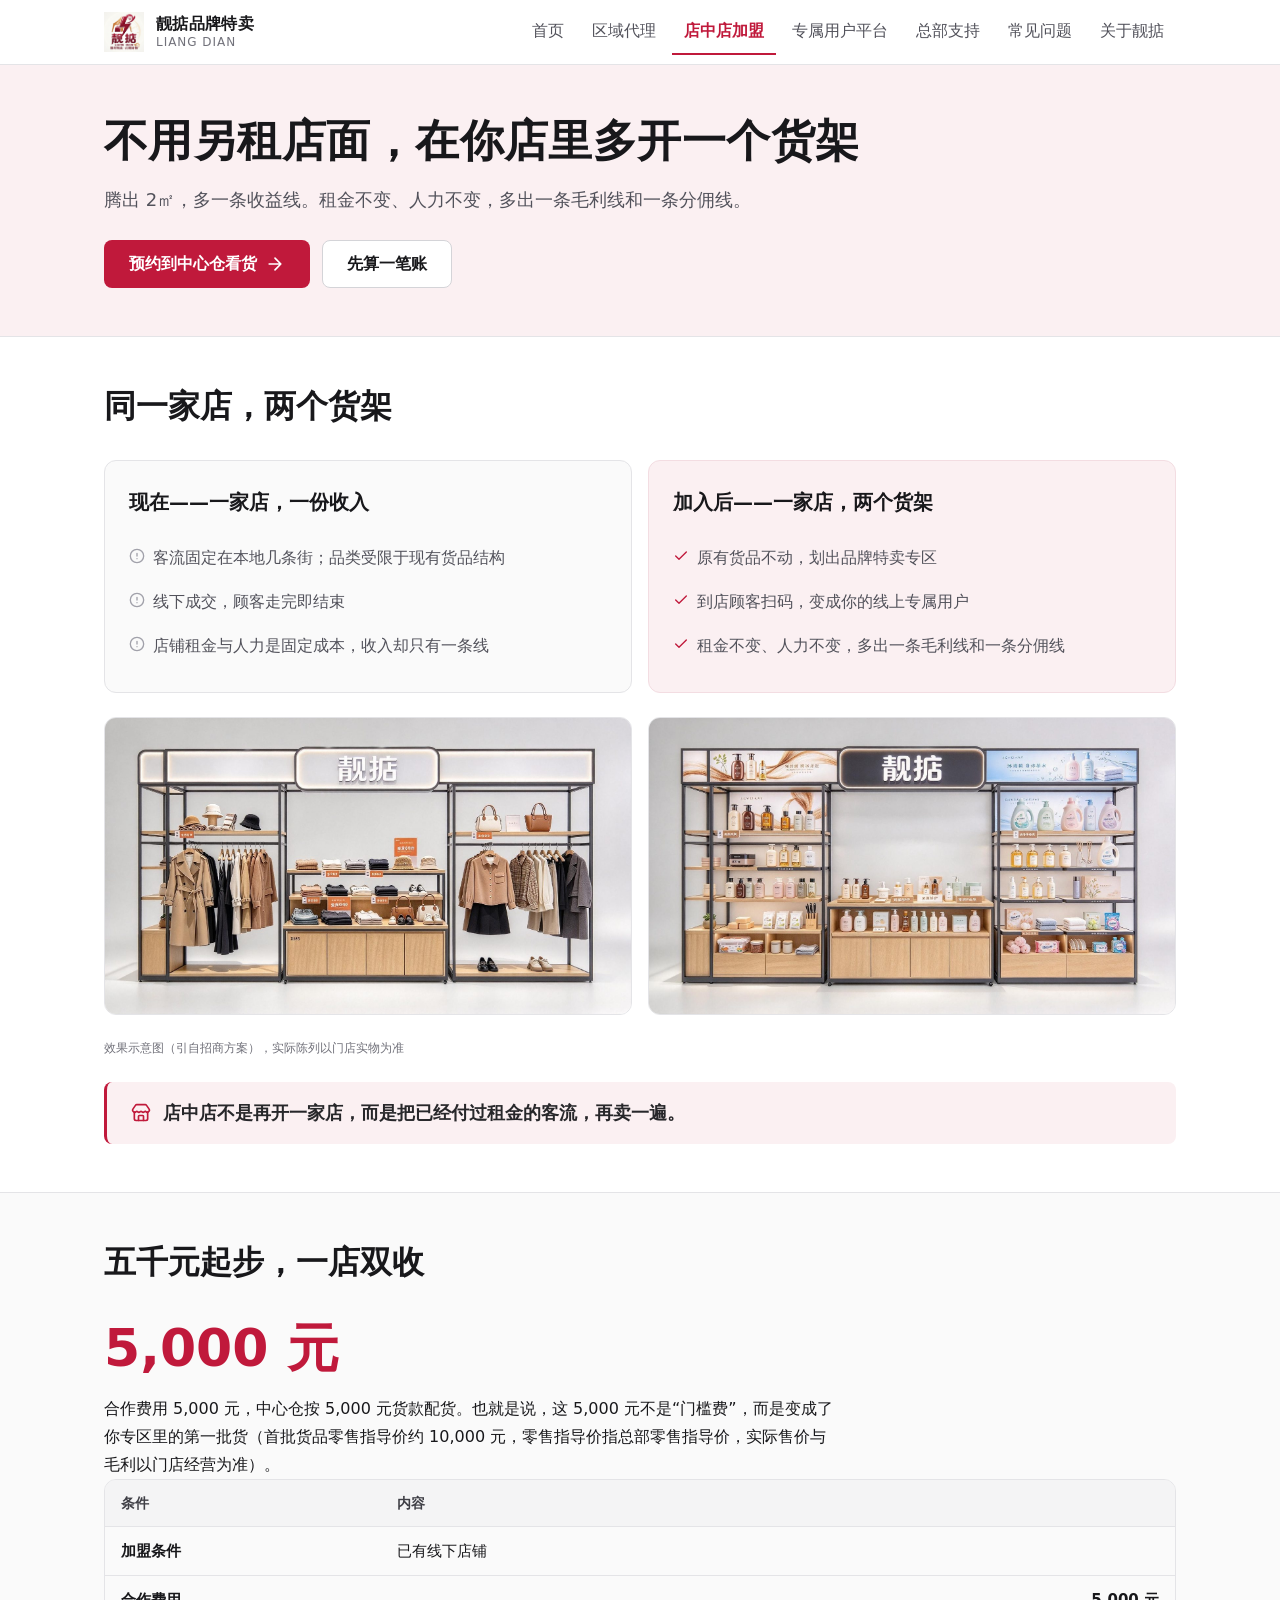
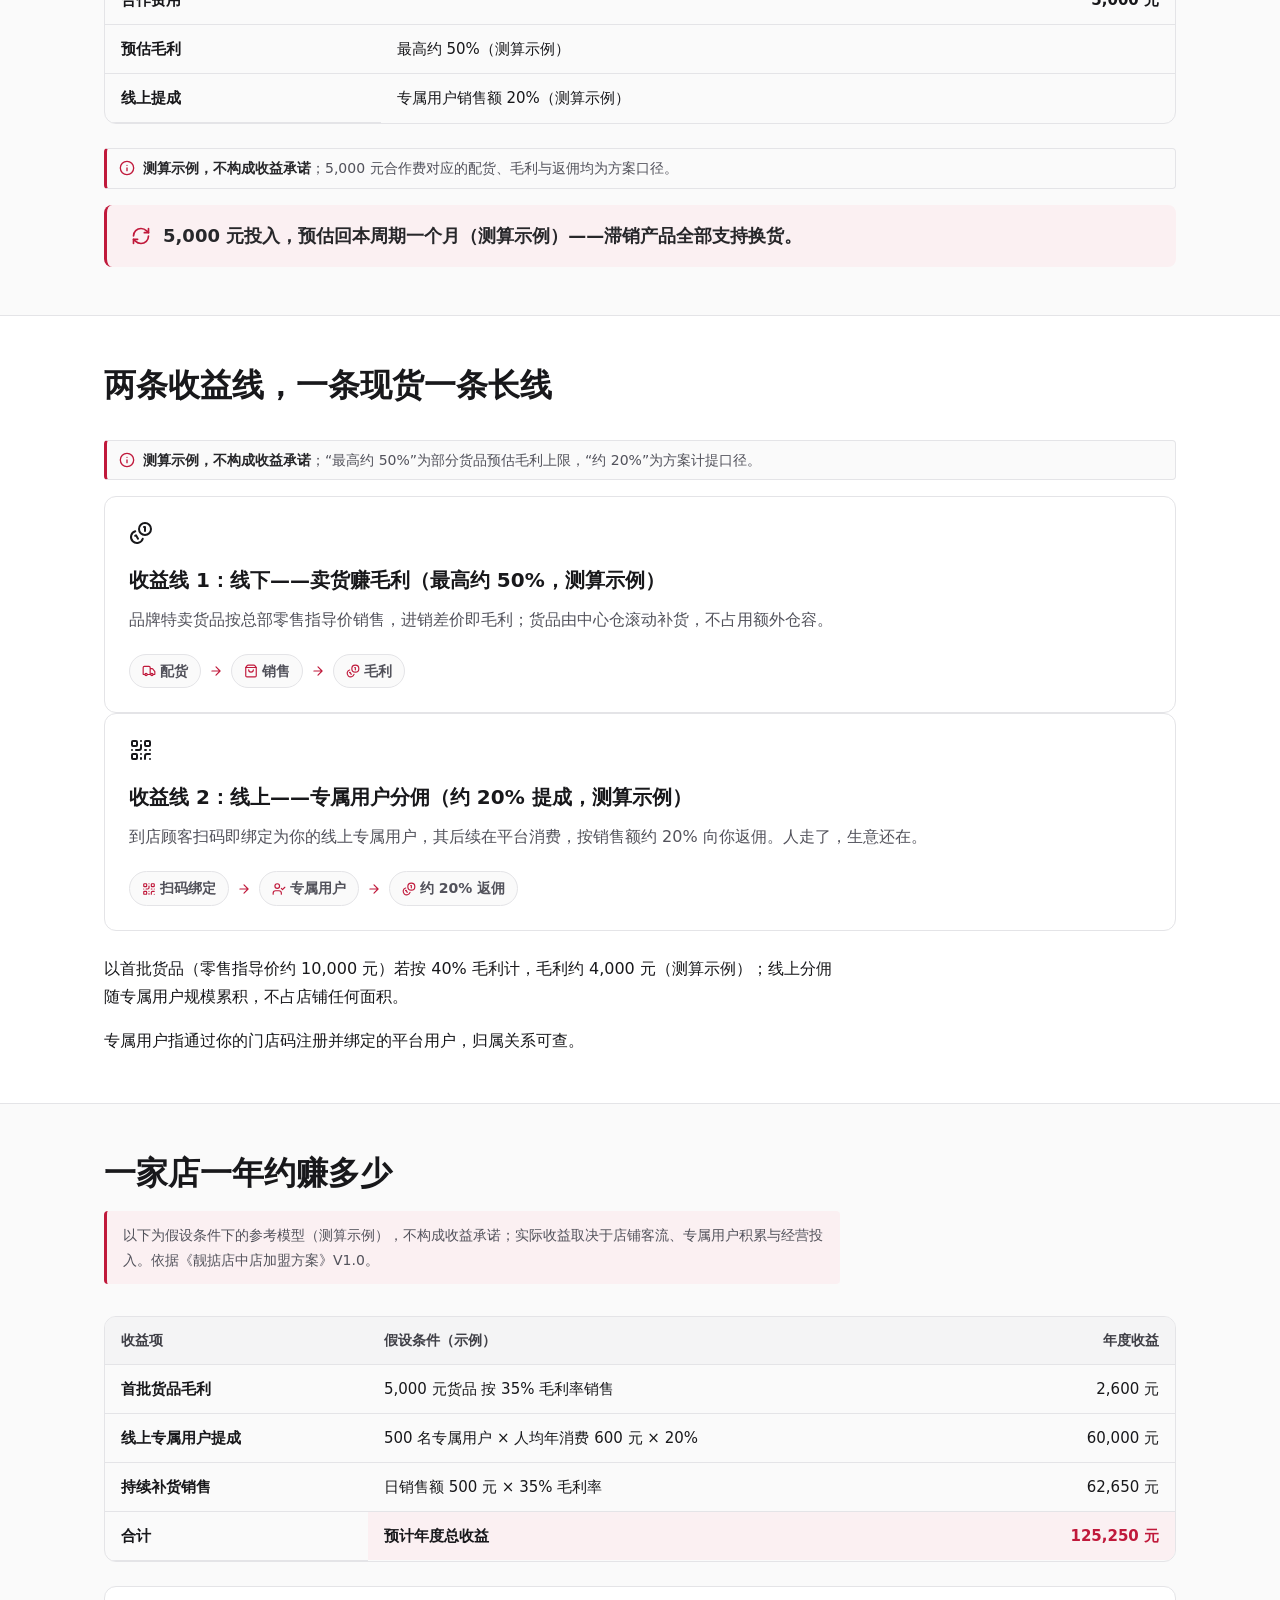
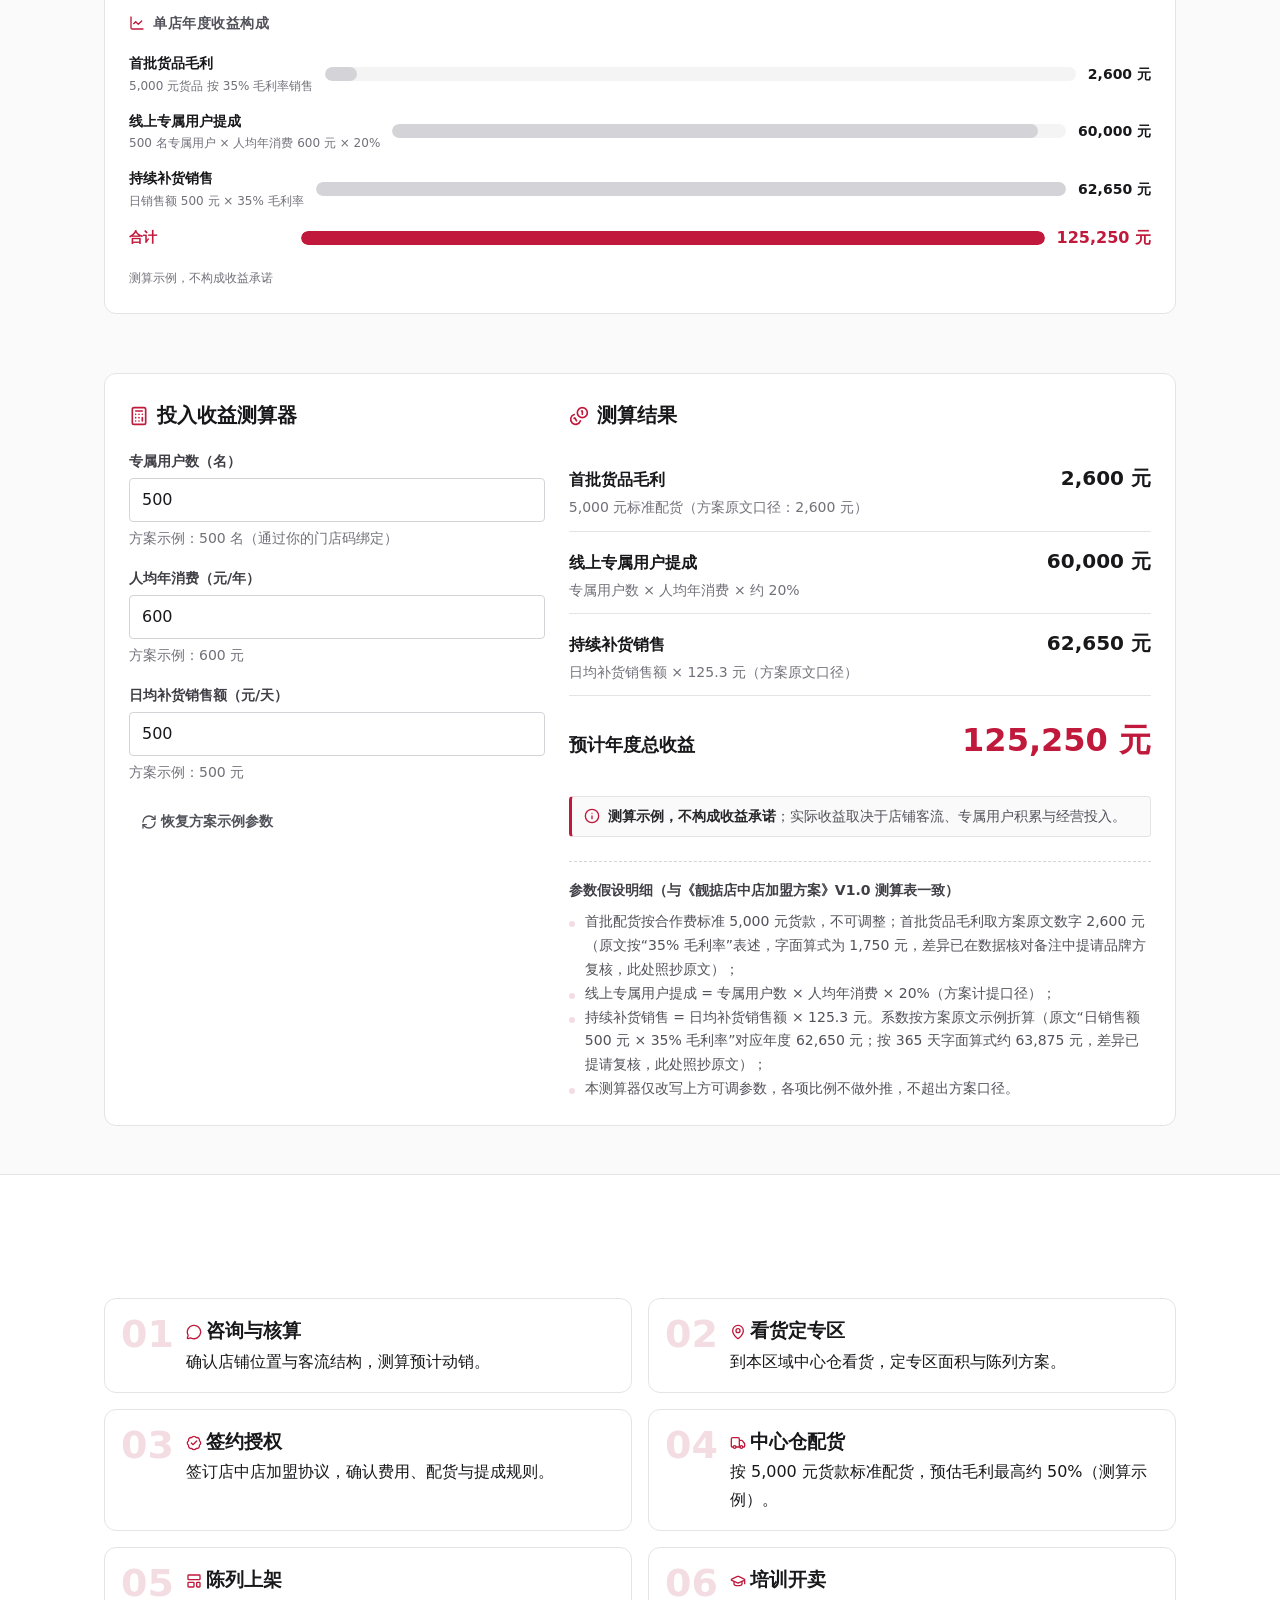
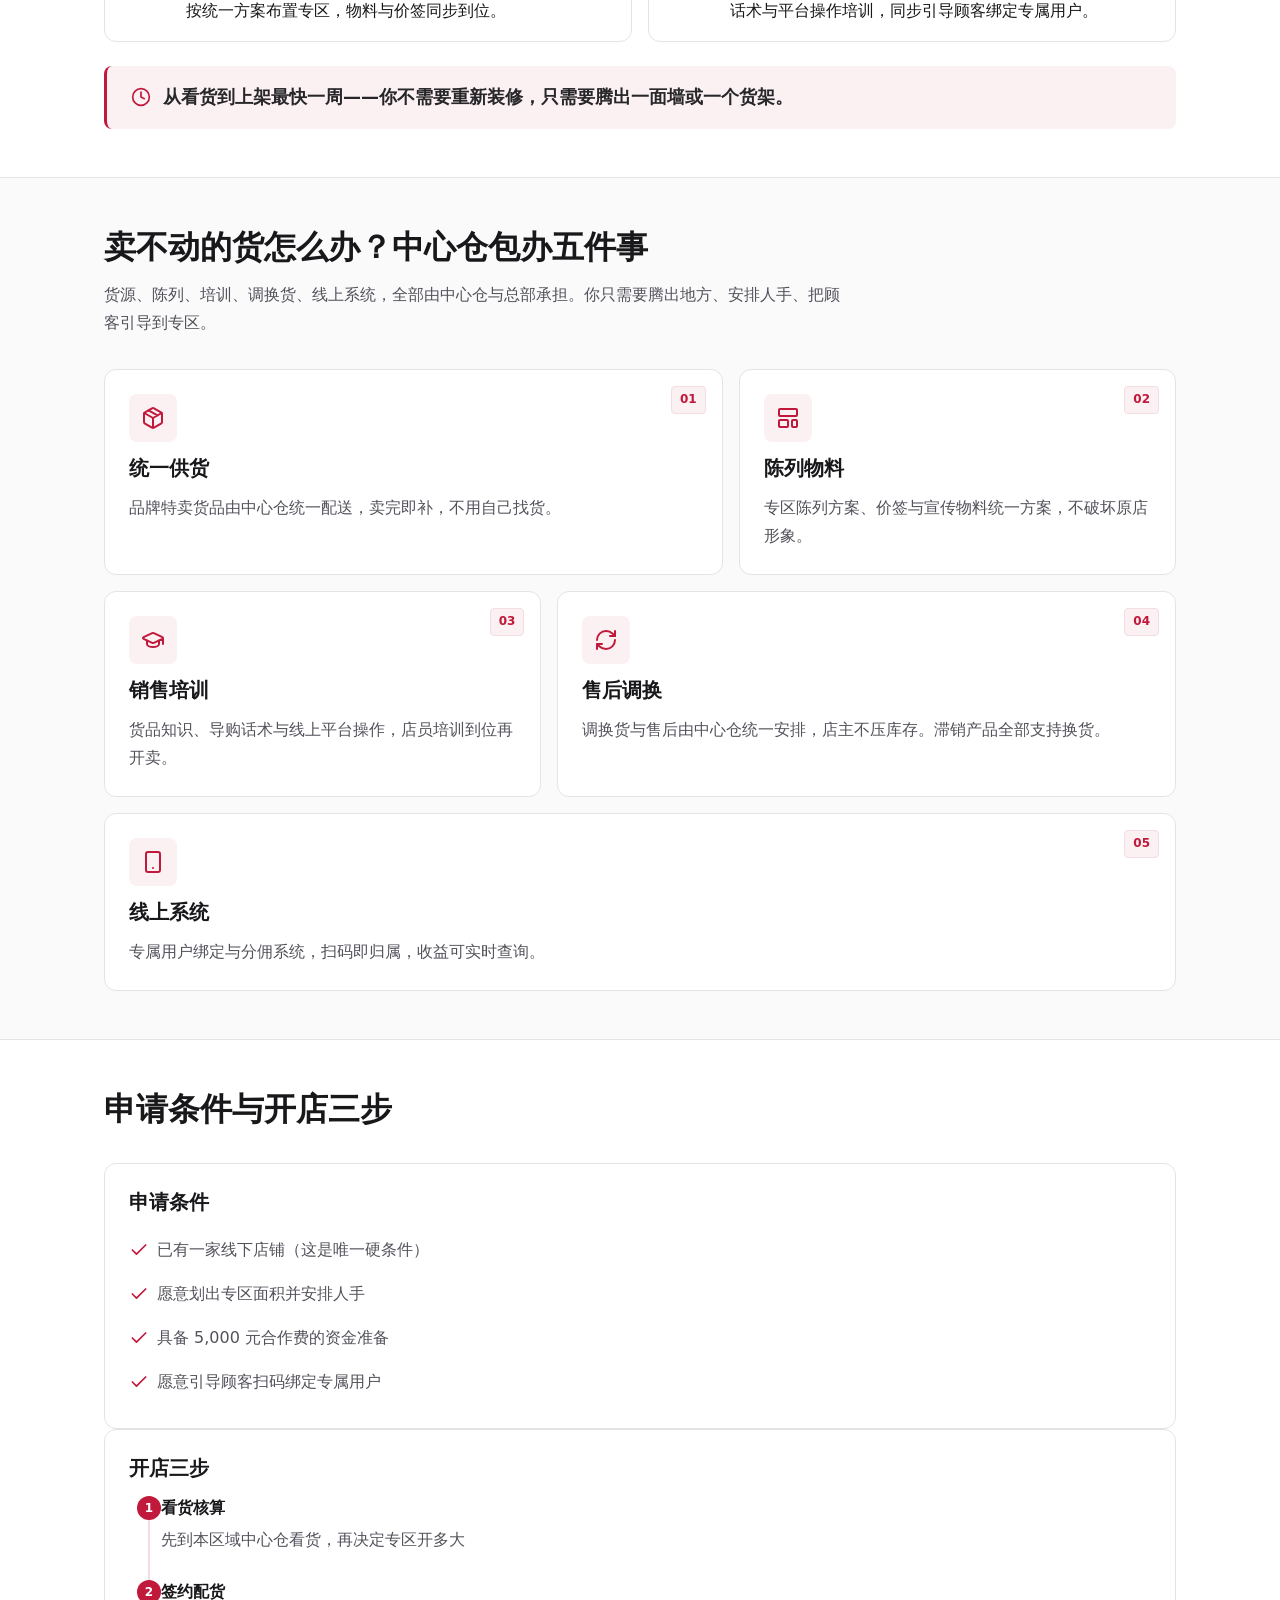
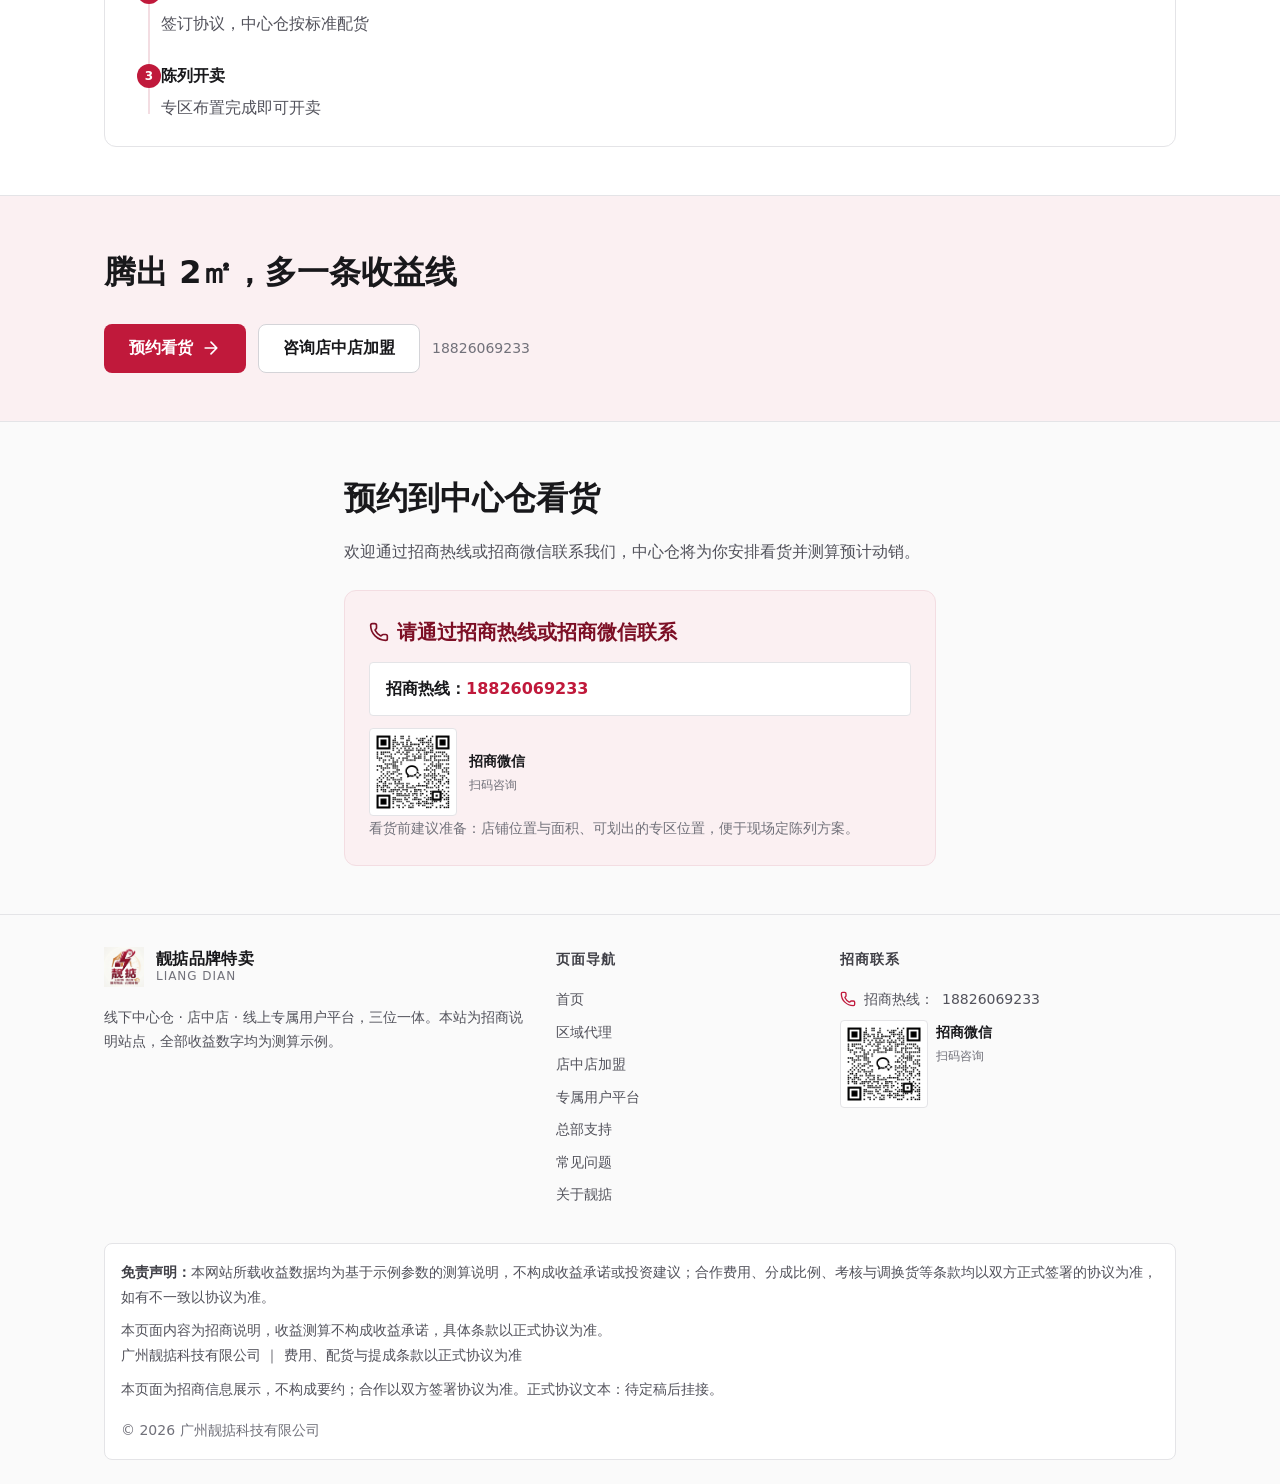
<file: store.html>
<!DOCTYPE html><html lang="zh-CN"> <head><meta charset="UTF-8"><meta name="viewport" content="width=device-width, initial-scale=1.0"><title>店中店加盟｜5,000 元起步 不用另租店面｜靓掂品牌特卖</title><meta name="description" content="靓掂店中店加盟：已有线下店铺，划出品牌特卖专区。合作费 5,000 元（按 5,000 元货款配货），预估毛利最高约 50%，线上专属用户销售额约 20% 返佣（均为测算示例）。六步开店最快一周，滞销产品全部支持换货。收益测算不构成承诺，条款以正式协议为准。"><meta name="theme-color" content="#C0193B"><link rel="icon" type="image/png" href="./assets/img/logo.png"><link rel="stylesheet" href="/_astro/about.V4o5w0qx.css"></head> <body> <a class="skip-link" href="#main">跳到主内容</a> <header class="site-header"> <div class="container header-inner"> <a class="brand" href="./index.html"> <img src="./assets/img/logo.png" alt="靓掂品牌特卖标志" width="40" height="40"> <span class="brand-name"><strong>靓掂品牌特卖</strong><span>LIANG DIAN</span></span> </a> <button class="nav-toggle" type="button" aria-expanded="false" aria-controls="site-nav"> <svg class="icon icon-24 icon-menu" aria-hidden="true" focusable="false"><use href="#i-menu"></use></svg> <svg class="icon icon-24 icon-close" aria-hidden="true" focusable="false"><use href="#i-x"></use></svg> <span class="visually-hidden">打开菜单</span> </button> <nav class="site-nav" id="site-nav" aria-label="主导航"> <ul> <li> <a href="./index.html">首页</a> </li><li> <a href="./agent.html">区域代理</a> </li><li> <a href="./store.html" aria-current="page">店中店加盟</a> </li><li> <a href="./platform.html">专属用户平台</a> </li><li> <a href="./support.html">总部支持</a> </li><li> <a href="./faq.html">常见问题</a> </li><li> <a href="./about.html">关于靓掂</a> </li> </ul> </nav> </div> </header> <!-- 本地图标 sprite（来源 lucide，经 Iconify API 下载至 assets/icons/，已内联以便 file:// 预览） --><svg xmlns="http://www.w3.org/2000/svg" class="svg-sprite" aria-hidden="true"> <symbol id="i-arrow-right" viewBox="0 0 24 24"><path fill="none" stroke="currentColor" stroke-linecap="round" stroke-linejoin="round" stroke-width="2" d="M5 12h14m-7-7l7 7l-7 7"></path></symbol> <symbol id="i-badge-check" viewBox="0 0 24 24"><g fill="none" stroke="currentColor" stroke-linecap="round" stroke-linejoin="round" stroke-width="2"><path d="M3.85 8.62a4 4 0 0 1 4.78-4.77a4 4 0 0 1 6.74 0a4 4 0 0 1 4.78 4.78a4 4 0 0 1 0 6.74a4 4 0 0 1-4.77 4.78a4 4 0 0 1-6.75 0a4 4 0 0 1-4.78-4.77a4 4 0 0 1 0-6.76"></path><path d="m16 9l-5.5 5.5L8 12"></path></g></symbol> <symbol id="i-building-2" viewBox="0 0 24 24"><g fill="none" stroke="currentColor" stroke-linecap="round" stroke-linejoin="round" stroke-width="2"><path d="M10 12h4m-4-4h4m0 13v-3a2 2 0 0 0-4 0v3"></path><path d="M6 10H4a2 2 0 0 0-2 2v7a2 2 0 0 0 2 2h16a2 2 0 0 0 2-2V9a2 2 0 0 0-2-2h-2"></path><path d="M6 21V5a2 2 0 0 1 2-2h8a2 2 0 0 1 2 2v16"></path></g></symbol> <symbol id="i-calculator" viewBox="0 0 24 24"><g fill="none" stroke="currentColor" stroke-linecap="round" stroke-linejoin="round" stroke-width="2"><rect width="16" height="20" x="4" y="2" rx="2"></rect><path d="M8 6h8m0 8v4m0-8h.01M12 10h.01M8 10h.01M12 14h.01M8 14h.01M12 18h.01M8 18h.01"></path></g></symbol> <symbol id="i-chart-line" viewBox="0 0 24 24"><g fill="none" stroke="currentColor" stroke-linecap="round" stroke-linejoin="round" stroke-width="2"><path d="M3 3v16a2 2 0 0 0 2 2h16"></path><path d="m19 9l-5 5l-4-4l-3 3"></path></g></symbol> <symbol id="i-check" viewBox="0 0 24 24"><path fill="none" stroke="currentColor" stroke-linecap="round" stroke-linejoin="round" stroke-width="2" d="M20 6L9 17l-5-5"></path></symbol> <symbol id="i-chevron-down" viewBox="0 0 24 24"><path fill="none" stroke="currentColor" stroke-linecap="round" stroke-linejoin="round" stroke-width="2" d="m6 9l6 6l6-6"></path></symbol> <symbol id="i-circle-alert" viewBox="0 0 24 24"><g fill="none" stroke="currentColor" stroke-linecap="round" stroke-linejoin="round" stroke-width="2"><circle cx="12" cy="12" r="10"></circle><path d="M12 8v4m0 4h.01"></path></g></symbol> <symbol id="i-clock" viewBox="0 0 24 24"><g fill="none" stroke="currentColor" stroke-linecap="round" stroke-linejoin="round" stroke-width="2"><circle cx="12" cy="12" r="10"></circle><path d="M12 6v6l4 2"></path></g></symbol> <symbol id="i-coins" viewBox="0 0 24 24"><g fill="none" stroke="currentColor" stroke-linecap="round" stroke-linejoin="round" stroke-width="2"><path d="M13.744 17.736a6 6 0 1 1-7.48-7.48M15 6h1v4"></path><path d="m6.134 14.768l.866-.5l2 3.464"></path><circle cx="16" cy="8" r="6"></circle></g></symbol> <symbol id="i-eye" viewBox="0 0 24 24"><g fill="none" stroke="currentColor" stroke-linecap="round" stroke-linejoin="round" stroke-width="2"><path d="M2.062 12.348a1 1 0 0 1 0-.696a10.75 10.75 0 0 1 19.876 0a1 1 0 0 1 0 .696a10.75 10.75 0 0 1-19.876 0"></path><circle cx="12" cy="12" r="3"></circle></g></symbol> <symbol id="i-graduation-cap" viewBox="0 0 24 24"><g fill="none" stroke="currentColor" stroke-linecap="round" stroke-linejoin="round" stroke-width="2"><path d="M21.42 10.922a1 1 0 0 0-.019-1.838L12.83 5.18a2 2 0 0 0-1.66 0L2.6 9.08a1 1 0 0 0 0 1.832l8.57 3.908a2 2 0 0 0 1.66 0zM22 10v6"></path><path d="M6 12.5V16a6 3 0 0 0 12 0v-3.5"></path></g></symbol> <symbol id="i-headphones" viewBox="0 0 24 24"><path fill="none" stroke="currentColor" stroke-linecap="round" stroke-linejoin="round" stroke-width="2" d="M3 14h3a2 2 0 0 1 2 2v3a2 2 0 0 1-2 2H5a2 2 0 0 1-2-2v-7a9 9 0 0 1 18 0v7a2 2 0 0 1-2 2h-1a2 2 0 0 1-2-2v-3a2 2 0 0 1 2-2h3"></path></symbol> <symbol id="i-info" viewBox="0 0 24 24"><g fill="none" stroke="currentColor" stroke-linecap="round" stroke-linejoin="round" stroke-width="2"><circle cx="12" cy="12" r="10"></circle><path d="M12 16v-4m0-4h.01"></path></g></symbol> <symbol id="i-layout-template" viewBox="0 0 24 24"><g fill="none" stroke="currentColor" stroke-linecap="round" stroke-linejoin="round" stroke-width="2"><rect width="18" height="7" x="3" y="3" rx="1"></rect><rect width="9" height="7" x="3" y="14" rx="1"></rect><rect width="5" height="7" x="16" y="14" rx="1"></rect></g></symbol> <symbol id="i-list-checks" viewBox="0 0 24 24"><path fill="none" stroke="currentColor" stroke-linecap="round" stroke-linejoin="round" stroke-width="2" d="M13 5h8m-8 7h8m-8 7h8M3 17l2 2l4-4M3 7l2 2l4-4"></path></symbol> <symbol id="i-mail" viewBox="0 0 24 24"><g fill="none" stroke="currentColor" stroke-linecap="round" stroke-linejoin="round" stroke-width="2"><path d="m22 7l-8.991 5.727a2 2 0 0 1-2.009 0L2 7"></path><rect width="20" height="16" x="2" y="4" rx="2"></rect></g></symbol> <symbol id="i-map-pin" viewBox="0 0 24 24"><g fill="none" stroke="currentColor" stroke-linecap="round" stroke-linejoin="round" stroke-width="2"><path d="M20 10c0 4.993-5.539 10.193-7.399 11.799a1 1 0 0 1-1.202 0C9.539 20.193 4 14.993 4 10a8 8 0 0 1 16 0"></path><circle cx="12" cy="10" r="3"></circle></g></symbol> <symbol id="i-megaphone" viewBox="0 0 24 24"><g fill="none" stroke="currentColor" stroke-linecap="round" stroke-linejoin="round" stroke-width="2"><path d="M11 6a13 13 0 0 0 8.4-2.8A1 1 0 0 1 21 4v12a1 1 0 0 1-1.6.8A13 13 0 0 0 11 14H5a2 2 0 0 1-2-2V8a2 2 0 0 1 2-2z"></path><path d="M6 14a12 12 0 0 0 2.4 7.2a2 2 0 0 0 3.2-2.4A8 8 0 0 1 10 14M8 6v8"></path></g></symbol> <symbol id="i-menu" viewBox="0 0 24 24"><path fill="none" stroke="currentColor" stroke-linecap="round" stroke-linejoin="round" stroke-width="2" d="M4 5h16M4 12h16M4 19h16"></path></symbol> <symbol id="i-message-circle" viewBox="0 0 24 24"><path fill="none" stroke="currentColor" stroke-linecap="round" stroke-linejoin="round" stroke-width="2" d="M2.992 16.342a2 2 0 0 1 .094 1.167l-1.065 3.29a1 1 0 0 0 1.236 1.168l3.413-.998a2 2 0 0 1 1.099.092a10 10 0 1 0-4.777-4.719"></path></symbol> <symbol id="i-package" viewBox="0 0 24 24"><g fill="none" stroke="currentColor" stroke-linecap="round" stroke-linejoin="round" stroke-width="2"><path d="M11 21.73a2 2 0 0 0 2 0l7-4A2 2 0 0 0 21 16V8a2 2 0 0 0-1-1.73l-7-4a2 2 0 0 0-2 0l-7 4A2 2 0 0 0 3 8v8a2 2 0 0 0 1 1.73zm1 .27V12"></path><path d="M3.29 7L12 12l8.71-5M7.5 4.27l9 5.15"></path></g></symbol> <symbol id="i-palette" viewBox="0 0 24 24"><g fill="none" stroke="currentColor" stroke-linecap="round" stroke-linejoin="round" stroke-width="2"><path d="M12 22a1 1 0 0 1 0-20a10 9 0 0 1 10 9a5 5 0 0 1-5 5h-2.25a1.75 1.75 0 0 0-1.4 2.8l.3.4a1.75 1.75 0 0 1-1.4 2.8z"></path><circle cx="13.5" cy="6.5" r=".5" fill="currentColor"></circle><circle cx="17.5" cy="10.5" r=".5" fill="currentColor"></circle><circle cx="6.5" cy="12.5" r=".5" fill="currentColor"></circle><circle cx="8.5" cy="7.5" r=".5" fill="currentColor"></circle></g></symbol> <symbol id="i-phone" viewBox="0 0 24 24"><path fill="none" stroke="currentColor" stroke-linecap="round" stroke-linejoin="round" stroke-width="2" d="M13.832 16.568a1 1 0 0 0 1.213-.303l.355-.465A2 2 0 0 1 17 15h3a2 2 0 0 1 2 2v3a2 2 0 0 1-2 2A18 18 0 0 1 2 4a2 2 0 0 1 2-2h3a2 2 0 0 1 2 2v3a2 2 0 0 1-.8 1.6l-.468.351a1 1 0 0 0-.292 1.233a14 14 0 0 0 6.392 6.384"></path></symbol> <symbol id="i-qr-code" viewBox="0 0 24 24"><g fill="none" stroke="currentColor" stroke-linecap="round" stroke-linejoin="round" stroke-width="2"><rect width="5" height="5" x="3" y="3" rx="1"></rect><rect width="5" height="5" x="16" y="3" rx="1"></rect><rect width="5" height="5" x="3" y="16" rx="1"></rect><path d="M21 16h-3a2 2 0 0 0-2 2v3m5 0v.01M12 7v3a2 2 0 0 1-2 2H7m-4 0h.01M12 3h.01M12 16v.01M16 12h1m4 0v.01M12 21v-1"></path></g></symbol> <symbol id="i-refresh-cw" viewBox="0 0 24 24"><g fill="none" stroke="currentColor" stroke-linecap="round" stroke-linejoin="round" stroke-width="2"><path d="M3 12a9 9 0 0 1 9-9a9.75 9.75 0 0 1 6.74 2.74L21 8"></path><path d="M21 3v5h-5m5 4a9 9 0 0 1-9 9a9.75 9.75 0 0 1-6.74-2.74L3 16"></path><path d="M8 16H3v5"></path></g></symbol> <symbol id="i-shield-alert" viewBox="0 0 24 24"><path fill="none" stroke="currentColor" stroke-linecap="round" stroke-linejoin="round" stroke-width="2" d="M20 13c0 5-3.5 7.5-7.66 8.95a1 1 0 0 1-.67-.01C7.5 20.5 4 18 4 13V6a1 1 0 0 1 1-1c2 0 4.5-1.2 6.24-2.72a1.17 1.17 0 0 1 1.52 0C14.51 3.81 17 5 19 5a1 1 0 0 1 1 1zm-8-5v4m0 4h.01"></path></symbol> <symbol id="i-shield-check" viewBox="0 0 24 24"><g fill="none" stroke="currentColor" stroke-linecap="round" stroke-linejoin="round" stroke-width="2"><path d="M20 13c0 5-3.5 7.5-7.66 8.95a1 1 0 0 1-.67-.01C7.5 20.5 4 18 4 13V6a1 1 0 0 1 1-1c2 0 4.5-1.2 6.24-2.72a1.17 1.17 0 0 1 1.52 0C14.51 3.81 17 5 19 5a1 1 0 0 1 1 1z"></path><path d="m9 12l2 2l4-4"></path></g></symbol> <symbol id="i-shopping-bag" viewBox="0 0 24 24"><g fill="none" stroke="currentColor" stroke-linecap="round" stroke-linejoin="round" stroke-width="2"><path d="M16 10a4 4 0 0 1-8 0M3.103 6.034h17.794"></path><path d="M3.4 5.467a2 2 0 0 0-.4 1.2V20a2 2 0 0 0 2 2h14a2 2 0 0 0 2-2V6.667a2 2 0 0 0-.4-1.2l-2-2.667A2 2 0 0 0 17 2H7a2 2 0 0 0-1.6.8z"></path></g></symbol> <symbol id="i-smartphone" viewBox="0 0 24 24"><g fill="none" stroke="currentColor" stroke-linecap="round" stroke-linejoin="round" stroke-width="2"><rect width="14" height="20" x="5" y="2" rx="2" ry="2"></rect><path d="M12 18h.01"></path></g></symbol> <symbol id="i-store" viewBox="0 0 24 24"><g fill="none" stroke="currentColor" stroke-linecap="round" stroke-linejoin="round" stroke-width="2"><path d="M15 21v-5a1 1 0 0 0-1-1h-4a1 1 0 0 0-1 1v5m8.774-10.69a1.12 1.12 0 0 0-1.549 0a2.5 2.5 0 0 1-3.451 0a1.12 1.12 0 0 0-1.548 0a2.5 2.5 0 0 1-3.452 0a1.12 1.12 0 0 0-1.549 0a2.5 2.5 0 0 1-3.77-3.248l2.889-4.184A2 2 0 0 1 7 2h10a2 2 0 0 1 1.653.873l2.895 4.192a2.5 2.5 0 0 1-3.774 3.244"></path><path d="M4 10.95V19a2 2 0 0 0 2 2h12a2 2 0 0 0 2-2v-8.05"></path></g></symbol> <symbol id="i-trending-up" viewBox="0 0 24 24"><g fill="none" stroke="currentColor" stroke-linecap="round" stroke-linejoin="round" stroke-width="2"><path d="M16 7h6v6"></path><path d="m22 7l-8.5 8.5l-5-5L2 17"></path></g></symbol> <symbol id="i-truck" viewBox="0 0 24 24"><g fill="none" stroke="currentColor" stroke-linecap="round" stroke-linejoin="round" stroke-width="2"><path d="M14 18V6a2 2 0 0 0-2-2H4a2 2 0 0 0-2 2v11a1 1 0 0 0 1 1h2m10 0H9m10 0h2a1 1 0 0 0 1-1v-3.65a1 1 0 0 0-.22-.624l-3.48-4.35A1 1 0 0 0 17.52 8H14"></path><circle cx="17" cy="18" r="2"></circle><circle cx="7" cy="18" r="2"></circle></g></symbol> <symbol id="i-user-check" viewBox="0 0 24 24"><g fill="none" stroke="currentColor" stroke-linecap="round" stroke-linejoin="round" stroke-width="2"><path d="m16 11l2 2l4-4m-6 12v-2a4 4 0 0 0-4-4H6a4 4 0 0 0-4 4v2"></path><circle cx="9" cy="7" r="4"></circle></g></symbol> <symbol id="i-users" viewBox="0 0 24 24"><g fill="none" stroke="currentColor" stroke-linecap="round" stroke-linejoin="round" stroke-width="2"><path d="M16 21v-2a4 4 0 0 0-4-4H6a4 4 0 0 0-4 4v2M16 3.128a4 4 0 0 1 0 7.744M22 21v-2a4 4 0 0 0-3-3.87"></path><circle cx="9" cy="7" r="4"></circle></g></symbol> <symbol id="i-wallet" viewBox="0 0 24 24"><g fill="none" stroke="currentColor" stroke-linecap="round" stroke-linejoin="round" stroke-width="2"><path d="M19 7V4a1 1 0 0 0-1-1H5a2 2 0 0 0 0 4h15a1 1 0 0 1 1 1v4h-3a2 2 0 0 0 0 4h3a1 1 0 0 0 1-1v-2a1 1 0 0 0-1-1"></path><path d="M3 5v14a2 2 0 0 0 2 2h15a1 1 0 0 0 1-1v-4"></path></g></symbol> <symbol id="i-warehouse" viewBox="0 0 24 24"><g fill="none" stroke="currentColor" stroke-linecap="round" stroke-linejoin="round" stroke-width="2"><path d="M18 21V10a1 1 0 0 0-1-1H7a1 1 0 0 0-1 1v11"></path><path d="M22 19a2 2 0 0 1-2 2H4a2 2 0 0 1-2-2V8a2 2 0 0 1 1.132-1.803l7.95-3.974a2 2 0 0 1 1.837 0l7.948 3.974A2 2 0 0 1 22 8zM6 13h12M6 17h12"></path></g></symbol> <symbol id="i-x" viewBox="0 0 24 24"><path fill="none" stroke="currentColor" stroke-linecap="round" stroke-linejoin="round" stroke-width="2" d="M18 6L6 18M6 6l12 12"></path></symbol> </svg> <main id="main">   <section class="hero"> <div class="container"> <h1>不用另租店面，在你店里多开一个货架</h1> <p class="hero-lede">腾出 2㎡，多一条收益线。租金不变、人力不变，多出一条毛利线和一条分佣线。</p> <div class="hero-actions"> <a class="btn btn-primary" href="#consult">预约到中心仓看货
<svg class="icon" aria-hidden="true" focusable="false"><use href="#i-arrow-right"></use></svg> </a> <a class="btn btn-secondary" href="#store-calc">先算一笔账</a> </div> </div> </section>  <section class="section"> <div class="container"> <div class="section-head reveal"> <h2>同一家店，两个货架</h2> </div> <div class="compare reveal"> <div class="compare-panel before"> <h3>现在——一家店，一份收入</h3> <ul> <li><svg class="icon icon-16" aria-hidden="true" focusable="false"><use href="#i-circle-alert"></use></svg>客流固定在本地几条街；品类受限于现有货品结构</li> <li><svg class="icon icon-16" aria-hidden="true" focusable="false"><use href="#i-circle-alert"></use></svg>线下成交，顾客走完即结束</li> <li><svg class="icon icon-16" aria-hidden="true" focusable="false"><use href="#i-circle-alert"></use></svg>店铺租金与人力是固定成本，收入却只有一条线</li> </ul> </div> <div class="compare-panel after"> <h3>加入后——一家店，两个货架</h3> <ul> <li><svg class="icon icon-16" aria-hidden="true" focusable="false"><use href="#i-check"></use></svg>原有货品不动，划出品牌特卖专区</li> <li><svg class="icon icon-16" aria-hidden="true" focusable="false"><use href="#i-check"></use></svg>到店顾客扫码，变成你的线上专属用户</li> <li><svg class="icon icon-16" aria-hidden="true" focusable="false"><use href="#i-check"></use></svg>租金不变、人力不变，多出一条毛利线和一条分佣线</li> </ul> </div> </div> <div class="media-pair reveal mt-6"> <figure class="media-figure"> <img src="./assets/img/zds-apparel.jpg" alt="店中店品牌特卖专区服饰货架效果示意图" width="1600" height="899" loading="lazy"> </figure> <figure class="media-figure"> <img src="./assets/img/zds-daily.jpg" alt="店中店品牌特卖专区家居日化货架效果示意图" width="1600" height="899" loading="lazy"> </figure> <p class="media-caption">效果示意图（引自招商方案），实际陈列以门店实物为准</p> </div> <div class="callout reveal mt-6"> <svg class="icon" aria-hidden="true" focusable="false"><use href="#i-store"></use></svg>
店中店不是再开一家店，而是把已经付过租金的客流，再卖一遍。
</div> </div> </section>  <section class="section section-alt" aria-labelledby="store-fee"> <div class="container"> <div class="section-head reveal"> <h2 id="store-fee">五千元起步，一店双收</h2> </div> <div class="grid-2a"> <div class="reveal"> <p class="income-num income-num-xl">5,000 元</p> <p class="prose mt-4">合作费用 5,000 元，中心仓按 5,000 元货款配货。也就是说，这 5,000 元不是“门槛费”，而是变成了你专区里的第一批货（首批货品零售指导价约 10,000 元，零售指导价指总部零售指导价，实际售价与毛利以门店经营为准）。</p> </div> <div class="reveal"> <div class="table-scroll"> <table class="data-table"> <caption class="visually-hidden">店中店合作条件</caption> <thead> <tr><th scope="col">条件</th><th scope="col">内容</th></tr> </thead> <tbody> <tr><th scope="row">加盟条件</th><td>已有线下店铺</td></tr> <tr><th scope="row">合作费用</th><td class="num"><strong>5,000 元</strong></td></tr> <tr><th scope="row">预估毛利</th><td>最高约 50%（测算示例）</td></tr> <tr><th scope="row">线上提成</th><td>专属用户销售额 20%（测算示例）</td></tr> </tbody> </table> </div> </div> </div> <div class="compliance-note reveal mt-6"> <svg class="icon" aria-hidden="true" focusable="false"><use href="#i-info"></use></svg> <span><strong>测算示例，不构成收益承诺</strong>；5,000 元合作费对应的配货、毛利与返佣均为方案口径。</span> </div> <div class="callout reveal mt-4"> <svg class="icon" aria-hidden="true" focusable="false"><use href="#i-refresh-cw"></use></svg>
5,000 元投入，预估回本周期一个月（测算示例）——滞销产品全部支持换货。
</div> </div> </section>  <section class="section" aria-labelledby="store-income"> <div class="container"> <div class="section-head reveal"> <h2 id="store-income">两条收益线，一条现货一条长线</h2> </div> <div class="compliance-note reveal mb-4"> <svg class="icon" aria-hidden="true" focusable="false"><use href="#i-info"></use></svg> <span><strong>测算示例，不构成收益承诺</strong>；“最高约 50%”为部分货品预估毛利上限，“约 20%”为方案计提口径。</span> </div> <div class="grid-2a"> <div class="card reveal"> <span class="card-icon"><svg class="icon icon-24" aria-hidden="true" focusable="false"><use href="#i-coins"></use></svg></span> <h3>收益线 1：线下——卖货赚毛利（最高约 50%，测算示例）</h3> <p>品牌特卖货品按总部零售指导价销售，进销差价即毛利；货品由中心仓滚动补货，不占用额外仓容。</p> <div class="flow-chips"> <span class="flow-chip"><svg class="icon" aria-hidden="true" focusable="false"><use href="#i-truck"></use></svg>配货</span> <span class="flow-chip-arrow" aria-hidden="true"><svg class="icon" focusable="false"><use href="#i-arrow-right"></use></svg></span> <span class="flow-chip"><svg class="icon" aria-hidden="true" focusable="false"><use href="#i-shopping-bag"></use></svg>销售</span> <span class="flow-chip-arrow" aria-hidden="true"><svg class="icon" focusable="false"><use href="#i-arrow-right"></use></svg></span> <span class="flow-chip"><svg class="icon" aria-hidden="true" focusable="false"><use href="#i-coins"></use></svg>毛利</span> </div> </div> <div class="card reveal"> <span class="card-icon"><svg class="icon icon-24" aria-hidden="true" focusable="false"><use href="#i-qr-code"></use></svg></span> <h3>收益线 2：线上——专属用户分佣（约 20% 提成，测算示例）</h3> <p>到店顾客扫码即绑定为你的线上专属用户，其后续在平台消费，按销售额约 20% 向你返佣。人走了，生意还在。</p> <div class="flow-chips"> <span class="flow-chip"><svg class="icon" aria-hidden="true" focusable="false"><use href="#i-qr-code"></use></svg>扫码绑定</span> <span class="flow-chip-arrow" aria-hidden="true"><svg class="icon" focusable="false"><use href="#i-arrow-right"></use></svg></span> <span class="flow-chip"><svg class="icon" aria-hidden="true" focusable="false"><use href="#i-user-check"></use></svg>专属用户</span> <span class="flow-chip-arrow" aria-hidden="true"><svg class="icon" focusable="false"><use href="#i-arrow-right"></use></svg></span> <span class="flow-chip"><svg class="icon" aria-hidden="true" focusable="false"><use href="#i-coins"></use></svg>约 20% 返佣</span> </div> </div> </div> <div class="prose mt-6 reveal"> <p>以首批货品（零售指导价约 10,000 元）若按 40% 毛利计，毛利约 4,000 元（测算示例）；线上分佣随专属用户规模累积，不占店铺任何面积。</p> <p>专属用户指通过你的门店码注册并绑定的平台用户，归属关系可查。</p> </div> </div> </section>  <section class="section section-alt" aria-labelledby="store-table"> <div class="container"> <div class="section-head reveal"> <h2 id="store-table">一家店一年约赚多少</h2> <p class="must-read">以下为假设条件下的参考模型（测算示例），不构成收益承诺；实际收益取决于店铺客流、专属用户积累与经营投入。依据《靓掂店中店加盟方案》V1.0。</p> </div> <div class="table-scroll reveal"> <table class="data-table"> <caption class="visually-hidden">店中店单店年度收益测算表（数据照抄方案原文）</caption> <thead> <tr><th scope="col">收益项</th><th scope="col">假设条件（示例）</th><th scope="col" class="num">年度收益</th></tr> </thead> <tbody> <tr><th scope="row">首批货品毛利</th><td>5,000 元货品 按 35% 毛利率销售</td><td class="num">2,600 元</td></tr> <tr><th scope="row">线上专属用户提成</th><td>500 名专属用户 × 人均年消费 600 元 × 20%</td><td class="num">60,000 元</td></tr> <tr><th scope="row">持续补货销售</th><td>日销售额 500 元 × 35% 毛利率</td><td class="num">62,650 元</td></tr> <tr class="row-total"><th scope="row">合计</th><td>预计年度总收益</td><td class="num">125,250 元</td></tr> </tbody> </table> </div> <div class="reveal"> <div class="income-bars" role="img" aria-label="单店年度收益构成条形图：首批货品毛利 2,600 元，线上专属用户提成 60,000 元，持续补货销售 62,650 元，合计 125,250 元。测算示例，不构成收益承诺。"> <p class="ib-caption" aria-hidden="true"> <svg class="icon icon-16" focusable="false"><use href="#i-chart-line"></use></svg>单店年度收益构成 </p> <div class="ib-rows" aria-hidden="true"> <div class="ib-row"> <div class="ib-label"> <span class="ib-name">首批货品毛利</span> <span class="ib-sub">5,000 元货品 按 35% 毛利率销售</span> </div> <div class="ib-track"> <div class="ib-fill" style="width:4.2%"></div> </div> <span class="ib-value">2,600 元</span> </div><div class="ib-row"> <div class="ib-label"> <span class="ib-name">线上专属用户提成</span> <span class="ib-sub">500 名专属用户 × 人均年消费 600 元 × 20%</span> </div> <div class="ib-track"> <div class="ib-fill" style="width:95.8%"></div> </div> <span class="ib-value">60,000 元</span> </div><div class="ib-row"> <div class="ib-label"> <span class="ib-name">持续补货销售</span> <span class="ib-sub">日销售额 500 元 × 35% 毛利率</span> </div> <div class="ib-track"> <div class="ib-fill" style="width:100%"></div> </div> <span class="ib-value">62,650 元</span> </div> <div class="ib-row ib-total"> <div class="ib-label"><span class="ib-name">合计</span></div> <div class="ib-track"><div class="ib-fill is-total" style="width:100%"></div></div> <span class="ib-value">125,250 元</span> </div> </div> <p class="ib-note" aria-hidden="true">测算示例，不构成收益承诺</p> </div> </div> <p class="table-note reveal">预计年度总收益 125,250 元（测算示例）。线上提成不是“额外奖励”，而是收益主体——约 500 名专属用户带来的分佣，线上线下双收益。</p> <!-- 投入收益测算器 --> <div class="calc mt-6 reveal" id="store-calc"> <div class="calc-form"> <h3><svg class="icon" aria-hidden="true" focusable="false"><use href="#i-calculator"></use></svg>投入收益测算器</h3> <div class="field"> <label for="sc-users">专属用户数（名）</label> <input type="number" id="sc-users" min="0" max="10000" step="10" value="500" inputmode="numeric"> <p class="hint">方案示例：500 名（通过你的门店码绑定）</p> <p class="field-error" id="sc-users-error"><svg class="icon icon-16" aria-hidden="true" focusable="false"><use href="#i-circle-alert"></use></svg><span class="error-text">请输入 0-10,000 之间的数字</span></p> </div> <div class="field"> <label for="sc-spend">人均年消费（元/年）</label> <input type="number" id="sc-spend" min="0" max="10000" step="50" value="600" inputmode="numeric"> <p class="hint">方案示例：600 元</p> <p class="field-error" id="sc-spend-error"><svg class="icon icon-16" aria-hidden="true" focusable="false"><use href="#i-circle-alert"></use></svg><span class="error-text">请输入 0-10,000 之间的数字</span></p> </div> <div class="field"> <label for="sc-daily">日均补货销售额（元/天）</label> <input type="number" id="sc-daily" min="0" max="50000" step="100" value="500" inputmode="numeric"> <p class="hint">方案示例：500 元</p> <p class="field-error" id="sc-daily-error"><svg class="icon icon-16" aria-hidden="true" focusable="false"><use href="#i-circle-alert"></use></svg><span class="error-text">请输入 0-50,000 之间的数字</span></p> </div> <button class="calc-reset" type="button" id="store-calc-reset"> <svg class="icon icon-16" aria-hidden="true" focusable="false"><use href="#i-refresh-cw"></use></svg>恢复方案示例参数
</button> </div> <div class="calc-result"> <h3><svg class="icon" aria-hidden="true" focusable="false"><use href="#i-coins"></use></svg>测算结果</h3> <div class="calc-rows" id="store-calc-result" aria-live="polite"></div> <div class="compliance-note"> <svg class="icon" aria-hidden="true" focusable="false"><use href="#i-info"></use></svg> <span><strong>测算示例，不构成收益承诺</strong>；实际收益取决于店铺客流、专属用户积累与经营投入。</span> </div> <div class="calc-assumptions"> <h4>参数假设明细（与《靓掂店中店加盟方案》V1.0 测算表一致）</h4> <ul> <li>首批配货按合作费标准 5,000 元货款，不可调整；首批货品毛利取方案原文数字 2,600 元（原文按“35% 毛利率”表述，字面算式为 1,750 元，差异已在数据核对备注中提请品牌方复核，此处照抄原文）；</li> <li>线上专属用户提成 = 专属用户数 × 人均年消费 × 20%（方案计提口径）；</li> <li>持续补货销售 = 日均补货销售额 × 125.3 元。系数按方案原文示例折算（原文“日销售额 500 元 × 35% 毛利率”对应年度 62,650 元；按 365 天字面算式约 63,875 元，差异已提请复核，此处照抄原文）；</li> <li>本测算器仅改写上方可调参数，各项比例不做外推，不超出方案口径。</li> </ul> </div> </div> </div> </div> </section>  <section class="section" aria-labelledby="store-steps"> <div class="container"> <div class="section-head reveal"> <h2 id="store-steps">六步开店，最快一周上架</h2> </div> <ol class="step-grid reveal"> <li> <span class="step-no" aria-hidden="true">01</span> <div><h3><svg class="icon step-ic" aria-hidden="true" focusable="false"><use href="#i-message-circle"></use></svg>咨询与核算</h3><p>确认店铺位置与客流结构，测算预计动销。</p></div> </li> <li> <span class="step-no" aria-hidden="true">02</span> <div><h3><svg class="icon step-ic" aria-hidden="true" focusable="false"><use href="#i-map-pin"></use></svg>看货定专区</h3><p>到本区域中心仓看货，定专区面积与陈列方案。</p></div> </li> <li> <span class="step-no" aria-hidden="true">03</span> <div><h3><svg class="icon step-ic" aria-hidden="true" focusable="false"><use href="#i-badge-check"></use></svg>签约授权</h3><p>签订店中店加盟协议，确认费用、配货与提成规则。</p></div> </li> <li> <span class="step-no" aria-hidden="true">04</span> <div><h3><svg class="icon step-ic" aria-hidden="true" focusable="false"><use href="#i-truck"></use></svg>中心仓配货</h3><p>按 5,000 元货款标准配货，预估毛利最高约 50%（测算示例）。</p></div> </li> <li> <span class="step-no" aria-hidden="true">05</span> <div><h3><svg class="icon step-ic" aria-hidden="true" focusable="false"><use href="#i-layout-template"></use></svg>陈列上架</h3><p>按统一方案布置专区，物料与价签同步到位。</p></div> </li> <li> <span class="step-no" aria-hidden="true">06</span> <div><h3><svg class="icon step-ic" aria-hidden="true" focusable="false"><use href="#i-graduation-cap"></use></svg>培训开卖</h3><p>话术与平台操作培训，同步引导顾客绑定专属用户。</p></div> </li> </ol> <div class="callout reveal mt-6"> <svg class="icon" aria-hidden="true" focusable="false"><use href="#i-clock"></use></svg>
从看货到上架最快一周——你不需要重新装修，只需要腾出一面墙或一个货架。
</div> </div> </section>  <section class="section section-alt" aria-labelledby="store-support"> <div class="container"> <div class="section-head reveal"> <h2 id="store-support">卖不动的货怎么办？中心仓包办五件事</h2> <p class="lede">货源、陈列、培训、调换货、线上系统，全部由中心仓与总部承担。你只需要腾出地方、安排人手、把顾客引导到专区。</p> </div> <div class="grid-12"> <div class="span-7 card data-card reveal has-no"> <span class="no-badge" aria-hidden="true">01</span> <span class="card-icon"><svg class="icon icon-24" aria-hidden="true" focusable="false"><use href="#i-package"></use></svg></span> <h3>统一供货</h3> <p>品牌特卖货品由中心仓统一配送，卖完即补，不用自己找货。</p> </div> <div class="span-5 card data-card reveal has-no"> <span class="no-badge" aria-hidden="true">02</span> <span class="card-icon"><svg class="icon icon-24" aria-hidden="true" focusable="false"><use href="#i-layout-template"></use></svg></span> <h3>陈列物料</h3> <p>专区陈列方案、价签与宣传物料统一方案，不破坏原店形象。</p> </div> <div class="span-5 card data-card reveal has-no"> <span class="no-badge" aria-hidden="true">03</span> <span class="card-icon"><svg class="icon icon-24" aria-hidden="true" focusable="false"><use href="#i-graduation-cap"></use></svg></span> <h3>销售培训</h3> <p>货品知识、导购话术与线上平台操作，店员培训到位再开卖。</p> </div> <div class="span-7 card data-card reveal has-no"> <span class="no-badge" aria-hidden="true">04</span> <span class="card-icon"><svg class="icon icon-24" aria-hidden="true" focusable="false"><use href="#i-refresh-cw"></use></svg></span> <h3>售后调换</h3> <p>调换货与售后由中心仓统一安排，店主不压库存。滞销产品全部支持换货。</p> </div> <div class="span-12 card data-card reveal has-no"> <span class="no-badge" aria-hidden="true">05</span> <span class="card-icon"><svg class="icon icon-24" aria-hidden="true" focusable="false"><use href="#i-smartphone"></use></svg></span> <h3>线上系统</h3> <p>专属用户绑定与分佣系统，扫码即归属，收益可实时查询。</p> </div> </div> </div> </section>  <section class="section"> <div class="container"> <div class="section-head reveal"> <h2>申请条件与开店三步</h2> </div> <div class="grid-2a"> <div class="card reveal"> <h3>申请条件</h3> <ul class="check-list"> <li><svg class="icon" aria-hidden="true" focusable="false"><use href="#i-check"></use></svg>已有一家线下店铺（这是唯一硬条件）</li> <li><svg class="icon" aria-hidden="true" focusable="false"><use href="#i-check"></use></svg>愿意划出专区面积并安排人手</li> <li><svg class="icon" aria-hidden="true" focusable="false"><use href="#i-check"></use></svg>具备 5,000 元合作费的资金准备</li> <li><svg class="icon" aria-hidden="true" focusable="false"><use href="#i-check"></use></svg>愿意引导顾客扫码绑定专属用户</li> </ul> </div> <div class="card reveal"> <h3>开店三步</h3> <ol class="timeline"> <li> <span class="step-dot" aria-hidden="true">1</span> <h3>看货核算</h3> <p>先到本区域中心仓看货，再决定专区开多大</p> </li> <li> <span class="step-dot" aria-hidden="true">2</span> <h3>签约配货</h3> <p>签订协议，中心仓按标准配货</p> </li> <li> <span class="step-dot" aria-hidden="true">3</span> <h3>陈列开卖</h3> <p>专区布置完成即可开卖</p> </li> </ol> </div> </div> </div> </section>  <section class="cta-band"> <div class="container"> <h2 class="reveal">腾出 2㎡，多一条收益线</h2> <div class="hero-actions reveal"> <a class="btn btn-primary" href="#consult">预约看货
<svg class="icon" aria-hidden="true" focusable="false"><use href="#i-arrow-right"></use></svg> </a> <a class="btn btn-secondary" href="./about.html#contact">咨询店中店加盟</a> <span class="cta-note">18826069233</span> </div> </div> </section> <section class="consult" id="consult" aria-labelledby="store-consult-title"> <div class="container consult-inner"> <h2 id="store-consult-title">预约到中心仓看货</h2> <p class="consult-lede">欢迎通过招商热线或招商微信联系我们，中心仓将为你安排看货并测算预计动销。</p> <div class="form-guide"> <h3><svg class="icon" aria-hidden="true" focusable="false"><use href="#i-phone"></use></svg>请通过招商热线或招商微信联系</h3> <p class="guide-contacts">招商热线：<a href="tel:18826069233">18826069233</a></p> <div class="qr-contact mt-2"><img src="./assets/img/contact_me_qr.png" alt="靓掂招商微信二维码" width="88" height="88" loading="lazy"><div class="qr-label"><strong>招商微信</strong><span>扫码咨询</span></div></div> <p class="guide-note">看货前建议准备：店铺位置与面积、可划出的专区位置，便于现场定陈列方案。</p> </div> </div> </section>  </main> <footer class="site-footer"> <div class="container"> <div class="footer-grid"> <div class="footer-brand"> <a class="brand" href="./index.html"> <img src="./assets/img/logo.png" alt="靓掂品牌特卖标志" width="40" height="40"> <span class="brand-name"><strong>靓掂品牌特卖</strong><span>LIANG DIAN</span></span> </a> <p>线下中心仓 · 店中店 · 线上专属用户平台，三位一体。本站为招商说明站点，全部收益数字均为测算示例。</p> </div> <nav class="footer-col" aria-label="页脚导航"> <h3>页面导航</h3> <ul> <li><a href="./index.html">首页</a></li> <li><a href="./agent.html">区域代理</a></li> <li><a href="./store.html">店中店加盟</a></li> <li><a href="./platform.html">专属用户平台</a></li> <li><a href="./support.html">总部支持</a></li> <li><a href="./faq.html">常见问题</a></li> <li><a href="./about.html">关于靓掂</a></li> </ul> </nav> <div class="footer-col"> <h3>招商联系</h3> <ul class="footer-contact"> <li><svg class="icon" aria-hidden="true" focusable="false"><use href="#i-phone"></use></svg>招商热线：<a href="tel:18826069233">18826069233</a></li> <li class="qr-contact"><img src="./assets/img/contact_me_qr.png" alt="靓掂招商微信二维码" width="88" height="88" loading="lazy"><div class="qr-label"><strong>招商微信</strong><span>扫码咨询</span></div></li> </ul> </div> </div> <div class="footer-legal"> <p><strong>免责声明：</strong>本网站所载收益数据均为基于示例参数的测算说明，不构成收益承诺或投资建议；合作费用、分成比例、考核与调换货等条款均以双方正式签署的协议为准，如有不一致以协议为准。</p> <p class="legal-line">本页面内容为招商说明，收益测算不构成收益承诺，具体条款以正式协议为准。<br>广州靓掂科技有限公司 ｜ 费用、配货与提成条款以正式协议为准</p> <p class="legal-line">本页面为招商信息展示，不构成要约；合作以双方签署协议为准。正式协议文本：待定稿后挂接。</p> <div class="footer-copyright"> <span>© 2026 广州靓掂科技有限公司</span> </div> </div> </div> </footer> <script src="./assets/js/main.js"></script> <script src="./assets/js/calculator.js"></script> </body> </html>
</file>
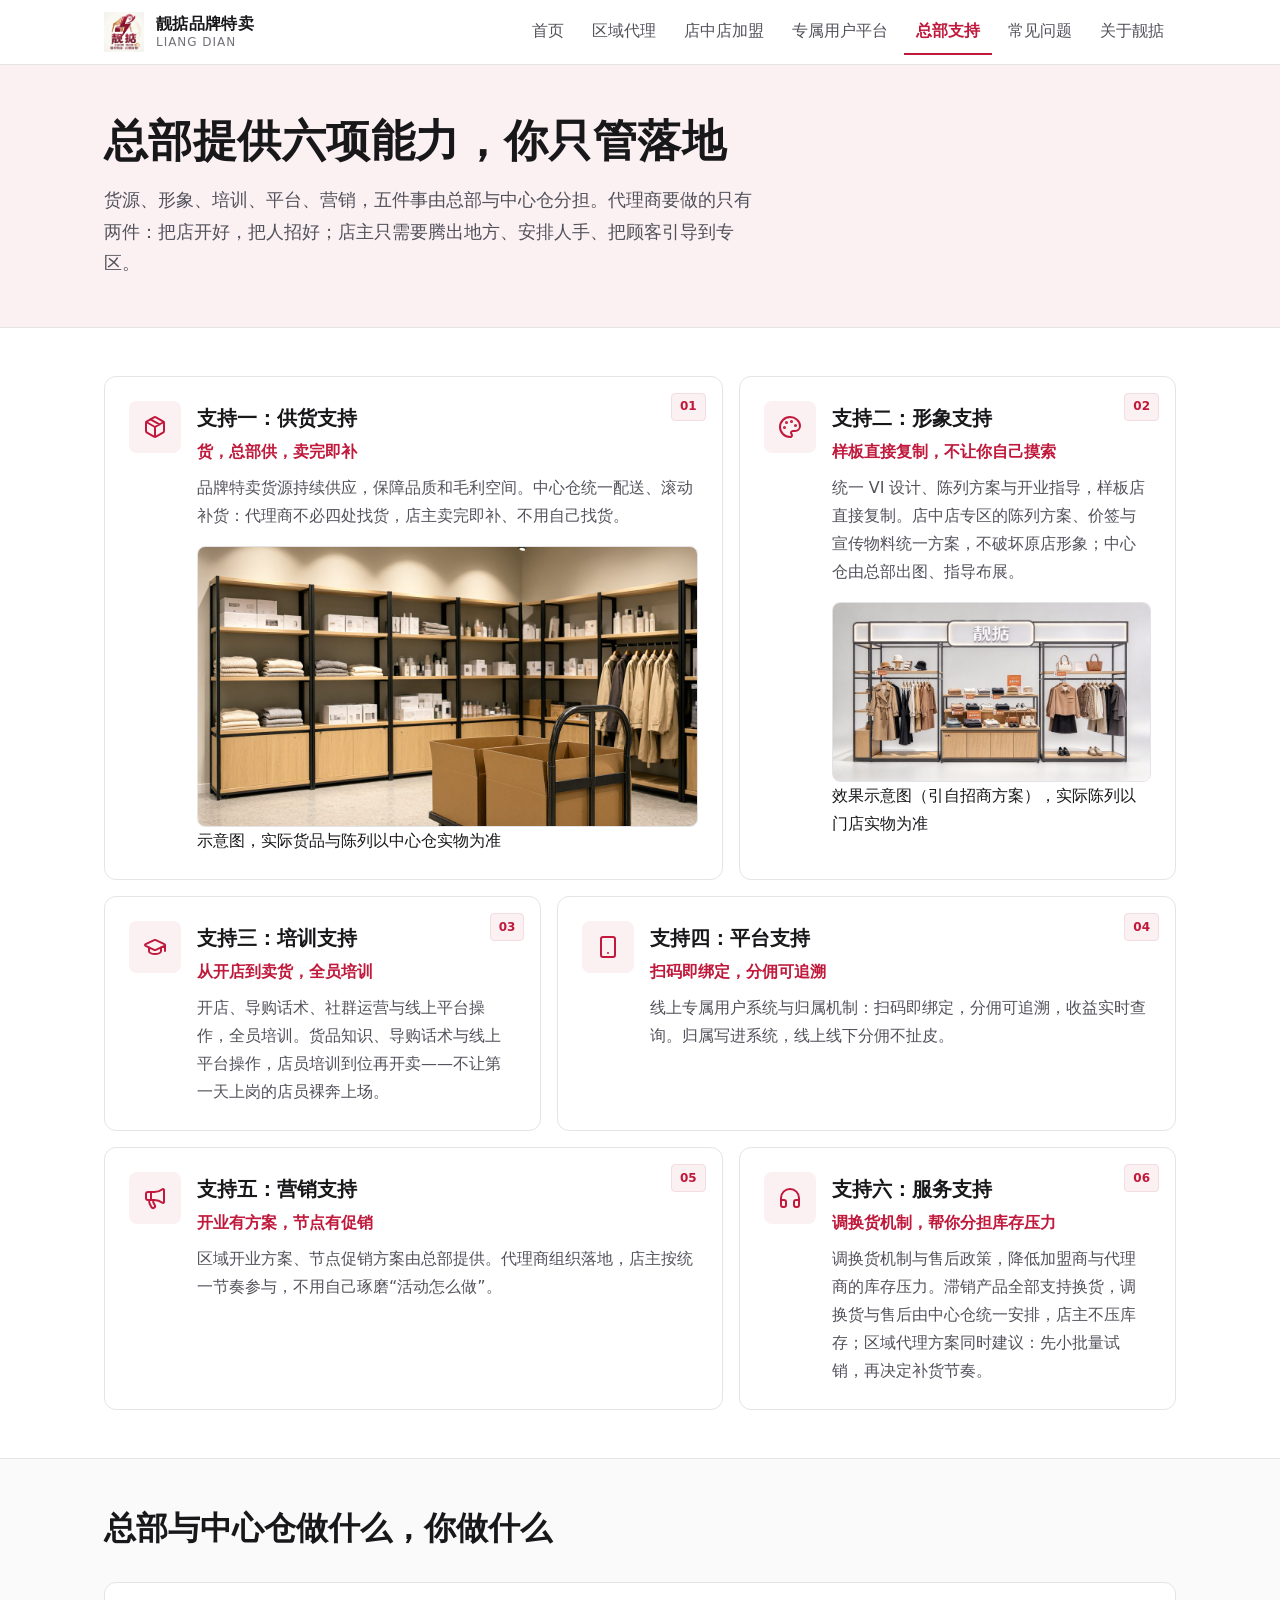
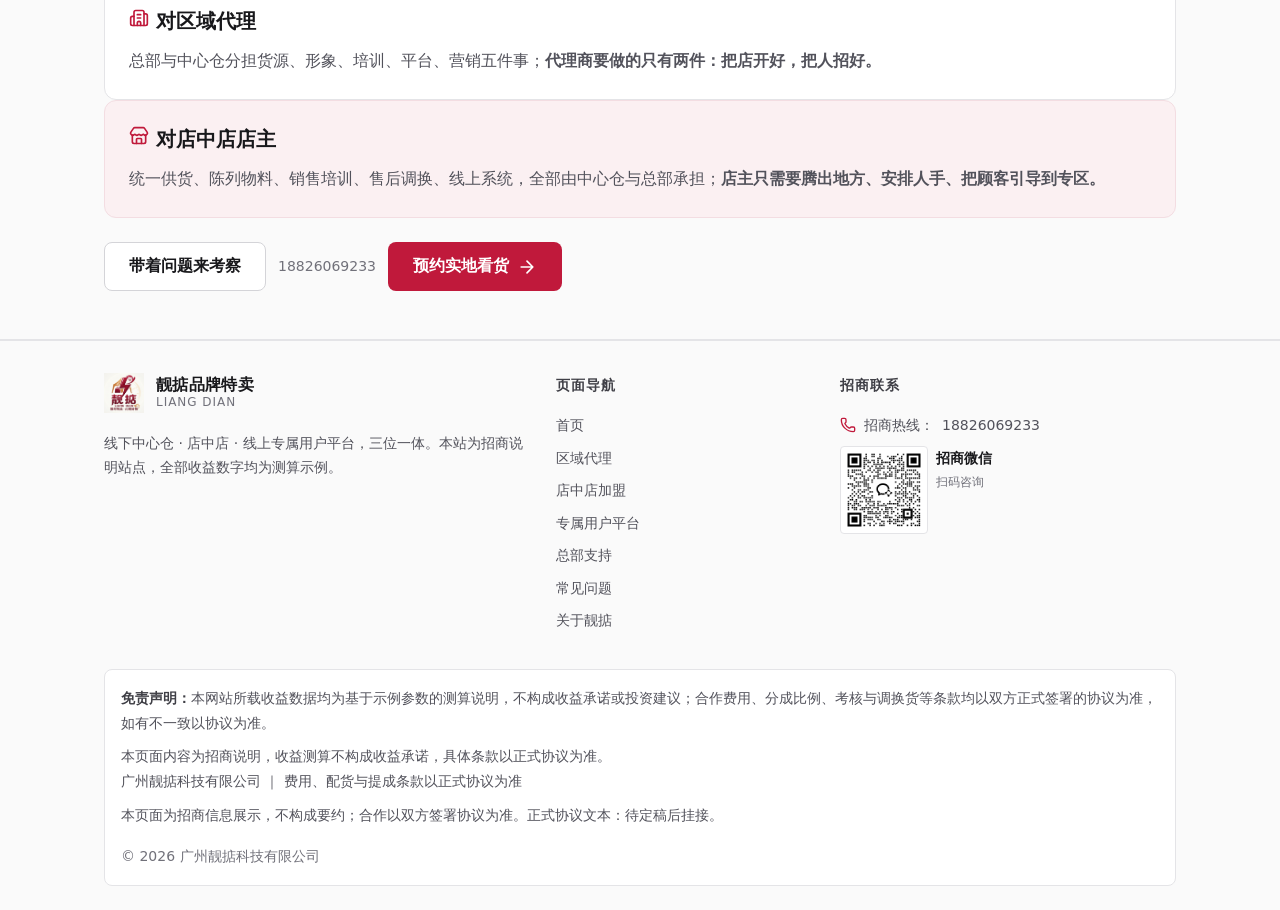
<file: support.html>
<!DOCTYPE html><html lang="zh-CN"> <head><meta charset="UTF-8"><meta name="viewport" content="width=device-width, initial-scale=1.0"><title>总部支持｜供货 · 形象 · 培训 · 平台 · 营销 · 服务 六项能力｜靓掂品牌特卖</title><meta name="description" content="靓掂品牌特卖总部六项支持：供货支持、形象支持、培训支持、平台支持、营销支持、服务支持。货源、形象、培训、平台、营销五件事由总部与中心仓分担，合作商只管落地。招商说明，条款以正式协议为准。"><meta name="theme-color" content="#C0193B"><link rel="icon" type="image/png" href="./assets/img/logo.png"><link rel="stylesheet" href="/_astro/about.V4o5w0qx.css"></head> <body> <a class="skip-link" href="#main">跳到主内容</a> <header class="site-header"> <div class="container header-inner"> <a class="brand" href="./index.html"> <img src="./assets/img/logo.png" alt="靓掂品牌特卖标志" width="40" height="40"> <span class="brand-name"><strong>靓掂品牌特卖</strong><span>LIANG DIAN</span></span> </a> <button class="nav-toggle" type="button" aria-expanded="false" aria-controls="site-nav"> <svg class="icon icon-24 icon-menu" aria-hidden="true" focusable="false"><use href="#i-menu"></use></svg> <svg class="icon icon-24 icon-close" aria-hidden="true" focusable="false"><use href="#i-x"></use></svg> <span class="visually-hidden">打开菜单</span> </button> <nav class="site-nav" id="site-nav" aria-label="主导航"> <ul> <li> <a href="./index.html">首页</a> </li><li> <a href="./agent.html">区域代理</a> </li><li> <a href="./store.html">店中店加盟</a> </li><li> <a href="./platform.html">专属用户平台</a> </li><li> <a href="./support.html" aria-current="page">总部支持</a> </li><li> <a href="./faq.html">常见问题</a> </li><li> <a href="./about.html">关于靓掂</a> </li> </ul> </nav> </div> </header> <!-- 本地图标 sprite（来源 lucide，经 Iconify API 下载至 assets/icons/，已内联以便 file:// 预览） --><svg xmlns="http://www.w3.org/2000/svg" class="svg-sprite" aria-hidden="true"> <symbol id="i-arrow-right" viewBox="0 0 24 24"><path fill="none" stroke="currentColor" stroke-linecap="round" stroke-linejoin="round" stroke-width="2" d="M5 12h14m-7-7l7 7l-7 7"></path></symbol> <symbol id="i-badge-check" viewBox="0 0 24 24"><g fill="none" stroke="currentColor" stroke-linecap="round" stroke-linejoin="round" stroke-width="2"><path d="M3.85 8.62a4 4 0 0 1 4.78-4.77a4 4 0 0 1 6.74 0a4 4 0 0 1 4.78 4.78a4 4 0 0 1 0 6.74a4 4 0 0 1-4.77 4.78a4 4 0 0 1-6.75 0a4 4 0 0 1-4.78-4.77a4 4 0 0 1 0-6.76"></path><path d="m16 9l-5.5 5.5L8 12"></path></g></symbol> <symbol id="i-building-2" viewBox="0 0 24 24"><g fill="none" stroke="currentColor" stroke-linecap="round" stroke-linejoin="round" stroke-width="2"><path d="M10 12h4m-4-4h4m0 13v-3a2 2 0 0 0-4 0v3"></path><path d="M6 10H4a2 2 0 0 0-2 2v7a2 2 0 0 0 2 2h16a2 2 0 0 0 2-2V9a2 2 0 0 0-2-2h-2"></path><path d="M6 21V5a2 2 0 0 1 2-2h8a2 2 0 0 1 2 2v16"></path></g></symbol> <symbol id="i-calculator" viewBox="0 0 24 24"><g fill="none" stroke="currentColor" stroke-linecap="round" stroke-linejoin="round" stroke-width="2"><rect width="16" height="20" x="4" y="2" rx="2"></rect><path d="M8 6h8m0 8v4m0-8h.01M12 10h.01M8 10h.01M12 14h.01M8 14h.01M12 18h.01M8 18h.01"></path></g></symbol> <symbol id="i-chart-line" viewBox="0 0 24 24"><g fill="none" stroke="currentColor" stroke-linecap="round" stroke-linejoin="round" stroke-width="2"><path d="M3 3v16a2 2 0 0 0 2 2h16"></path><path d="m19 9l-5 5l-4-4l-3 3"></path></g></symbol> <symbol id="i-check" viewBox="0 0 24 24"><path fill="none" stroke="currentColor" stroke-linecap="round" stroke-linejoin="round" stroke-width="2" d="M20 6L9 17l-5-5"></path></symbol> <symbol id="i-chevron-down" viewBox="0 0 24 24"><path fill="none" stroke="currentColor" stroke-linecap="round" stroke-linejoin="round" stroke-width="2" d="m6 9l6 6l6-6"></path></symbol> <symbol id="i-circle-alert" viewBox="0 0 24 24"><g fill="none" stroke="currentColor" stroke-linecap="round" stroke-linejoin="round" stroke-width="2"><circle cx="12" cy="12" r="10"></circle><path d="M12 8v4m0 4h.01"></path></g></symbol> <symbol id="i-clock" viewBox="0 0 24 24"><g fill="none" stroke="currentColor" stroke-linecap="round" stroke-linejoin="round" stroke-width="2"><circle cx="12" cy="12" r="10"></circle><path d="M12 6v6l4 2"></path></g></symbol> <symbol id="i-coins" viewBox="0 0 24 24"><g fill="none" stroke="currentColor" stroke-linecap="round" stroke-linejoin="round" stroke-width="2"><path d="M13.744 17.736a6 6 0 1 1-7.48-7.48M15 6h1v4"></path><path d="m6.134 14.768l.866-.5l2 3.464"></path><circle cx="16" cy="8" r="6"></circle></g></symbol> <symbol id="i-eye" viewBox="0 0 24 24"><g fill="none" stroke="currentColor" stroke-linecap="round" stroke-linejoin="round" stroke-width="2"><path d="M2.062 12.348a1 1 0 0 1 0-.696a10.75 10.75 0 0 1 19.876 0a1 1 0 0 1 0 .696a10.75 10.75 0 0 1-19.876 0"></path><circle cx="12" cy="12" r="3"></circle></g></symbol> <symbol id="i-graduation-cap" viewBox="0 0 24 24"><g fill="none" stroke="currentColor" stroke-linecap="round" stroke-linejoin="round" stroke-width="2"><path d="M21.42 10.922a1 1 0 0 0-.019-1.838L12.83 5.18a2 2 0 0 0-1.66 0L2.6 9.08a1 1 0 0 0 0 1.832l8.57 3.908a2 2 0 0 0 1.66 0zM22 10v6"></path><path d="M6 12.5V16a6 3 0 0 0 12 0v-3.5"></path></g></symbol> <symbol id="i-headphones" viewBox="0 0 24 24"><path fill="none" stroke="currentColor" stroke-linecap="round" stroke-linejoin="round" stroke-width="2" d="M3 14h3a2 2 0 0 1 2 2v3a2 2 0 0 1-2 2H5a2 2 0 0 1-2-2v-7a9 9 0 0 1 18 0v7a2 2 0 0 1-2 2h-1a2 2 0 0 1-2-2v-3a2 2 0 0 1 2-2h3"></path></symbol> <symbol id="i-info" viewBox="0 0 24 24"><g fill="none" stroke="currentColor" stroke-linecap="round" stroke-linejoin="round" stroke-width="2"><circle cx="12" cy="12" r="10"></circle><path d="M12 16v-4m0-4h.01"></path></g></symbol> <symbol id="i-layout-template" viewBox="0 0 24 24"><g fill="none" stroke="currentColor" stroke-linecap="round" stroke-linejoin="round" stroke-width="2"><rect width="18" height="7" x="3" y="3" rx="1"></rect><rect width="9" height="7" x="3" y="14" rx="1"></rect><rect width="5" height="7" x="16" y="14" rx="1"></rect></g></symbol> <symbol id="i-list-checks" viewBox="0 0 24 24"><path fill="none" stroke="currentColor" stroke-linecap="round" stroke-linejoin="round" stroke-width="2" d="M13 5h8m-8 7h8m-8 7h8M3 17l2 2l4-4M3 7l2 2l4-4"></path></symbol> <symbol id="i-mail" viewBox="0 0 24 24"><g fill="none" stroke="currentColor" stroke-linecap="round" stroke-linejoin="round" stroke-width="2"><path d="m22 7l-8.991 5.727a2 2 0 0 1-2.009 0L2 7"></path><rect width="20" height="16" x="2" y="4" rx="2"></rect></g></symbol> <symbol id="i-map-pin" viewBox="0 0 24 24"><g fill="none" stroke="currentColor" stroke-linecap="round" stroke-linejoin="round" stroke-width="2"><path d="M20 10c0 4.993-5.539 10.193-7.399 11.799a1 1 0 0 1-1.202 0C9.539 20.193 4 14.993 4 10a8 8 0 0 1 16 0"></path><circle cx="12" cy="10" r="3"></circle></g></symbol> <symbol id="i-megaphone" viewBox="0 0 24 24"><g fill="none" stroke="currentColor" stroke-linecap="round" stroke-linejoin="round" stroke-width="2"><path d="M11 6a13 13 0 0 0 8.4-2.8A1 1 0 0 1 21 4v12a1 1 0 0 1-1.6.8A13 13 0 0 0 11 14H5a2 2 0 0 1-2-2V8a2 2 0 0 1 2-2z"></path><path d="M6 14a12 12 0 0 0 2.4 7.2a2 2 0 0 0 3.2-2.4A8 8 0 0 1 10 14M8 6v8"></path></g></symbol> <symbol id="i-menu" viewBox="0 0 24 24"><path fill="none" stroke="currentColor" stroke-linecap="round" stroke-linejoin="round" stroke-width="2" d="M4 5h16M4 12h16M4 19h16"></path></symbol> <symbol id="i-message-circle" viewBox="0 0 24 24"><path fill="none" stroke="currentColor" stroke-linecap="round" stroke-linejoin="round" stroke-width="2" d="M2.992 16.342a2 2 0 0 1 .094 1.167l-1.065 3.29a1 1 0 0 0 1.236 1.168l3.413-.998a2 2 0 0 1 1.099.092a10 10 0 1 0-4.777-4.719"></path></symbol> <symbol id="i-package" viewBox="0 0 24 24"><g fill="none" stroke="currentColor" stroke-linecap="round" stroke-linejoin="round" stroke-width="2"><path d="M11 21.73a2 2 0 0 0 2 0l7-4A2 2 0 0 0 21 16V8a2 2 0 0 0-1-1.73l-7-4a2 2 0 0 0-2 0l-7 4A2 2 0 0 0 3 8v8a2 2 0 0 0 1 1.73zm1 .27V12"></path><path d="M3.29 7L12 12l8.71-5M7.5 4.27l9 5.15"></path></g></symbol> <symbol id="i-palette" viewBox="0 0 24 24"><g fill="none" stroke="currentColor" stroke-linecap="round" stroke-linejoin="round" stroke-width="2"><path d="M12 22a1 1 0 0 1 0-20a10 9 0 0 1 10 9a5 5 0 0 1-5 5h-2.25a1.75 1.75 0 0 0-1.4 2.8l.3.4a1.75 1.75 0 0 1-1.4 2.8z"></path><circle cx="13.5" cy="6.5" r=".5" fill="currentColor"></circle><circle cx="17.5" cy="10.5" r=".5" fill="currentColor"></circle><circle cx="6.5" cy="12.5" r=".5" fill="currentColor"></circle><circle cx="8.5" cy="7.5" r=".5" fill="currentColor"></circle></g></symbol> <symbol id="i-phone" viewBox="0 0 24 24"><path fill="none" stroke="currentColor" stroke-linecap="round" stroke-linejoin="round" stroke-width="2" d="M13.832 16.568a1 1 0 0 0 1.213-.303l.355-.465A2 2 0 0 1 17 15h3a2 2 0 0 1 2 2v3a2 2 0 0 1-2 2A18 18 0 0 1 2 4a2 2 0 0 1 2-2h3a2 2 0 0 1 2 2v3a2 2 0 0 1-.8 1.6l-.468.351a1 1 0 0 0-.292 1.233a14 14 0 0 0 6.392 6.384"></path></symbol> <symbol id="i-qr-code" viewBox="0 0 24 24"><g fill="none" stroke="currentColor" stroke-linecap="round" stroke-linejoin="round" stroke-width="2"><rect width="5" height="5" x="3" y="3" rx="1"></rect><rect width="5" height="5" x="16" y="3" rx="1"></rect><rect width="5" height="5" x="3" y="16" rx="1"></rect><path d="M21 16h-3a2 2 0 0 0-2 2v3m5 0v.01M12 7v3a2 2 0 0 1-2 2H7m-4 0h.01M12 3h.01M12 16v.01M16 12h1m4 0v.01M12 21v-1"></path></g></symbol> <symbol id="i-refresh-cw" viewBox="0 0 24 24"><g fill="none" stroke="currentColor" stroke-linecap="round" stroke-linejoin="round" stroke-width="2"><path d="M3 12a9 9 0 0 1 9-9a9.75 9.75 0 0 1 6.74 2.74L21 8"></path><path d="M21 3v5h-5m5 4a9 9 0 0 1-9 9a9.75 9.75 0 0 1-6.74-2.74L3 16"></path><path d="M8 16H3v5"></path></g></symbol> <symbol id="i-shield-alert" viewBox="0 0 24 24"><path fill="none" stroke="currentColor" stroke-linecap="round" stroke-linejoin="round" stroke-width="2" d="M20 13c0 5-3.5 7.5-7.66 8.95a1 1 0 0 1-.67-.01C7.5 20.5 4 18 4 13V6a1 1 0 0 1 1-1c2 0 4.5-1.2 6.24-2.72a1.17 1.17 0 0 1 1.52 0C14.51 3.81 17 5 19 5a1 1 0 0 1 1 1zm-8-5v4m0 4h.01"></path></symbol> <symbol id="i-shield-check" viewBox="0 0 24 24"><g fill="none" stroke="currentColor" stroke-linecap="round" stroke-linejoin="round" stroke-width="2"><path d="M20 13c0 5-3.5 7.5-7.66 8.95a1 1 0 0 1-.67-.01C7.5 20.5 4 18 4 13V6a1 1 0 0 1 1-1c2 0 4.5-1.2 6.24-2.72a1.17 1.17 0 0 1 1.52 0C14.51 3.81 17 5 19 5a1 1 0 0 1 1 1z"></path><path d="m9 12l2 2l4-4"></path></g></symbol> <symbol id="i-shopping-bag" viewBox="0 0 24 24"><g fill="none" stroke="currentColor" stroke-linecap="round" stroke-linejoin="round" stroke-width="2"><path d="M16 10a4 4 0 0 1-8 0M3.103 6.034h17.794"></path><path d="M3.4 5.467a2 2 0 0 0-.4 1.2V20a2 2 0 0 0 2 2h14a2 2 0 0 0 2-2V6.667a2 2 0 0 0-.4-1.2l-2-2.667A2 2 0 0 0 17 2H7a2 2 0 0 0-1.6.8z"></path></g></symbol> <symbol id="i-smartphone" viewBox="0 0 24 24"><g fill="none" stroke="currentColor" stroke-linecap="round" stroke-linejoin="round" stroke-width="2"><rect width="14" height="20" x="5" y="2" rx="2" ry="2"></rect><path d="M12 18h.01"></path></g></symbol> <symbol id="i-store" viewBox="0 0 24 24"><g fill="none" stroke="currentColor" stroke-linecap="round" stroke-linejoin="round" stroke-width="2"><path d="M15 21v-5a1 1 0 0 0-1-1h-4a1 1 0 0 0-1 1v5m8.774-10.69a1.12 1.12 0 0 0-1.549 0a2.5 2.5 0 0 1-3.451 0a1.12 1.12 0 0 0-1.548 0a2.5 2.5 0 0 1-3.452 0a1.12 1.12 0 0 0-1.549 0a2.5 2.5 0 0 1-3.77-3.248l2.889-4.184A2 2 0 0 1 7 2h10a2 2 0 0 1 1.653.873l2.895 4.192a2.5 2.5 0 0 1-3.774 3.244"></path><path d="M4 10.95V19a2 2 0 0 0 2 2h12a2 2 0 0 0 2-2v-8.05"></path></g></symbol> <symbol id="i-trending-up" viewBox="0 0 24 24"><g fill="none" stroke="currentColor" stroke-linecap="round" stroke-linejoin="round" stroke-width="2"><path d="M16 7h6v6"></path><path d="m22 7l-8.5 8.5l-5-5L2 17"></path></g></symbol> <symbol id="i-truck" viewBox="0 0 24 24"><g fill="none" stroke="currentColor" stroke-linecap="round" stroke-linejoin="round" stroke-width="2"><path d="M14 18V6a2 2 0 0 0-2-2H4a2 2 0 0 0-2 2v11a1 1 0 0 0 1 1h2m10 0H9m10 0h2a1 1 0 0 0 1-1v-3.65a1 1 0 0 0-.22-.624l-3.48-4.35A1 1 0 0 0 17.52 8H14"></path><circle cx="17" cy="18" r="2"></circle><circle cx="7" cy="18" r="2"></circle></g></symbol> <symbol id="i-user-check" viewBox="0 0 24 24"><g fill="none" stroke="currentColor" stroke-linecap="round" stroke-linejoin="round" stroke-width="2"><path d="m16 11l2 2l4-4m-6 12v-2a4 4 0 0 0-4-4H6a4 4 0 0 0-4 4v2"></path><circle cx="9" cy="7" r="4"></circle></g></symbol> <symbol id="i-users" viewBox="0 0 24 24"><g fill="none" stroke="currentColor" stroke-linecap="round" stroke-linejoin="round" stroke-width="2"><path d="M16 21v-2a4 4 0 0 0-4-4H6a4 4 0 0 0-4 4v2M16 3.128a4 4 0 0 1 0 7.744M22 21v-2a4 4 0 0 0-3-3.87"></path><circle cx="9" cy="7" r="4"></circle></g></symbol> <symbol id="i-wallet" viewBox="0 0 24 24"><g fill="none" stroke="currentColor" stroke-linecap="round" stroke-linejoin="round" stroke-width="2"><path d="M19 7V4a1 1 0 0 0-1-1H5a2 2 0 0 0 0 4h15a1 1 0 0 1 1 1v4h-3a2 2 0 0 0 0 4h3a1 1 0 0 0 1-1v-2a1 1 0 0 0-1-1"></path><path d="M3 5v14a2 2 0 0 0 2 2h15a1 1 0 0 0 1-1v-4"></path></g></symbol> <symbol id="i-warehouse" viewBox="0 0 24 24"><g fill="none" stroke="currentColor" stroke-linecap="round" stroke-linejoin="round" stroke-width="2"><path d="M18 21V10a1 1 0 0 0-1-1H7a1 1 0 0 0-1 1v11"></path><path d="M22 19a2 2 0 0 1-2 2H4a2 2 0 0 1-2-2V8a2 2 0 0 1 1.132-1.803l7.95-3.974a2 2 0 0 1 1.837 0l7.948 3.974A2 2 0 0 1 22 8zM6 13h12M6 17h12"></path></g></symbol> <symbol id="i-x" viewBox="0 0 24 24"><path fill="none" stroke="currentColor" stroke-linecap="round" stroke-linejoin="round" stroke-width="2" d="M18 6L6 18M6 6l12 12"></path></symbol> </svg> <main id="main">   <section class="hero"> <div class="container"> <h1>总部提供六项能力，你只管落地</h1> <p class="hero-lede">货源、形象、培训、平台、营销，五件事由总部与中心仓分担。代理商要做的只有两件：把店开好，把人招好；店主只需要腾出地方、安排人手、把顾客引导到专区。</p> </div> </section>  <section class="section" aria-label="六项支持详情"> <div class="container"> <div class="grid-12"> <div class="span-7 support-card reveal has-no"> <span class="no-badge" aria-hidden="true">01</span> <span class="card-icon"><svg class="icon icon-24" aria-hidden="true" focusable="false"><use href="#i-package"></use></svg></span> <div> <h3>支持一：供货支持</h3> <p class="support-sub">货，总部供，卖完即补</p> <p>品牌特卖货源持续供应，保障品质和毛利空间。中心仓统一配送、滚动补货：代理商不必四处找货，店主卖完即补、不用自己找货。</p> <figure class="media-inset"> <img src="./assets/img/supply-support.jpg" alt="品牌特卖中心仓供货与陈列示意" width="1312" height="736" loading="lazy"> <figcaption>示意图，实际货品与陈列以中心仓实物为准</figcaption> </figure> </div> </div> <div class="span-5 support-card reveal has-no"> <span class="no-badge" aria-hidden="true">02</span> <span class="card-icon"><svg class="icon icon-24" aria-hidden="true" focusable="false"><use href="#i-palette"></use></svg></span> <div> <h3>支持二：形象支持</h3> <p class="support-sub">样板直接复制，不让你自己摸索</p> <p>统一 VI 设计、陈列方案与开业指导，样板店直接复制。店中店专区的陈列方案、价签与宣传物料统一方案，不破坏原店形象；中心仓由总部出图、指导布展。</p> <figure class="media-inset"> <img src="./assets/img/zds-apparel.jpg" alt="店中店品牌特卖专区服饰货架效果示意图" width="1600" height="899" loading="lazy"> <figcaption>效果示意图（引自招商方案），实际陈列以门店实物为准</figcaption> </figure> </div> </div> <div class="span-5 support-card reveal has-no"> <span class="no-badge" aria-hidden="true">03</span> <span class="card-icon"><svg class="icon icon-24" aria-hidden="true" focusable="false"><use href="#i-graduation-cap"></use></svg></span> <div> <h3>支持三：培训支持</h3> <p class="support-sub">从开店到卖货，全员培训</p> <p>开店、导购话术、社群运营与线上平台操作，全员培训。货品知识、导购话术与线上平台操作，店员培训到位再开卖——不让第一天上岗的店员裸奔上场。</p> </div> </div> <div class="span-7 support-card reveal has-no"> <span class="no-badge" aria-hidden="true">04</span> <span class="card-icon"><svg class="icon icon-24" aria-hidden="true" focusable="false"><use href="#i-smartphone"></use></svg></span> <div> <h3>支持四：平台支持</h3> <p class="support-sub">扫码即绑定，分佣可追溯</p> <p>线上专属用户系统与归属机制：扫码即绑定，分佣可追溯，收益实时查询。归属写进系统，线上线下分佣不扯皮。</p> </div> </div> <div class="span-7 support-card reveal has-no"> <span class="no-badge" aria-hidden="true">05</span> <span class="card-icon"><svg class="icon icon-24" aria-hidden="true" focusable="false"><use href="#i-megaphone"></use></svg></span> <div> <h3>支持五：营销支持</h3> <p class="support-sub">开业有方案，节点有促销</p> <p>区域开业方案、节点促销方案由总部提供。代理商组织落地，店主按统一节奏参与，不用自己琢磨“活动怎么做”。</p> </div> </div> <div class="span-5 support-card reveal has-no"> <span class="no-badge" aria-hidden="true">06</span> <span class="card-icon"><svg class="icon icon-24" aria-hidden="true" focusable="false"><use href="#i-headphones"></use></svg></span> <div> <h3>支持六：服务支持</h3> <p class="support-sub">调换货机制，帮你分担库存压力</p> <p>调换货机制与售后政策，降低加盟商与代理商的库存压力。滞销产品全部支持换货，调换货与售后由中心仓统一安排，店主不压库存；区域代理方案同时建议：先小批量试销，再决定补货节奏。</p> </div> </div> </div> </div> </section>  <section class="section section-alt" aria-labelledby="support-divide"> <div class="container"> <div class="section-head reveal"> <h2 id="support-divide">总部与中心仓做什么，你做什么</h2> </div> <div class="grid-2a"> <div class="card reveal"> <h3><svg class="icon icon-brand" aria-hidden="true" focusable="false"><use href="#i-building-2"></use></svg> 对区域代理</h3> <p>总部与中心仓分担货源、形象、培训、平台、营销五件事；<strong>代理商要做的只有两件：把店开好，把人招好。</strong></p> </div> <div class="card card-featured reveal"> <h3><svg class="icon icon-brand" aria-hidden="true" focusable="false"><use href="#i-store"></use></svg> 对店中店店主</h3> <p>统一供货、陈列物料、销售培训、售后调换、线上系统，全部由中心仓与总部承担；<strong>店主只需要腾出地方、安排人手、把顾客引导到专区。</strong></p> </div> </div> <div class="hero-actions reveal"> <a class="btn btn-secondary" href="./about.html#contact">带着问题来考察</a> <span class="cta-note">18826069233</span> <a class="btn btn-primary" href="./about.html#consult">预约实地看货
<svg class="icon" aria-hidden="true" focusable="false"><use href="#i-arrow-right"></use></svg> </a> </div> </div> </section>  </main> <footer class="site-footer"> <div class="container"> <div class="footer-grid"> <div class="footer-brand"> <a class="brand" href="./index.html"> <img src="./assets/img/logo.png" alt="靓掂品牌特卖标志" width="40" height="40"> <span class="brand-name"><strong>靓掂品牌特卖</strong><span>LIANG DIAN</span></span> </a> <p>线下中心仓 · 店中店 · 线上专属用户平台，三位一体。本站为招商说明站点，全部收益数字均为测算示例。</p> </div> <nav class="footer-col" aria-label="页脚导航"> <h3>页面导航</h3> <ul> <li><a href="./index.html">首页</a></li> <li><a href="./agent.html">区域代理</a></li> <li><a href="./store.html">店中店加盟</a></li> <li><a href="./platform.html">专属用户平台</a></li> <li><a href="./support.html">总部支持</a></li> <li><a href="./faq.html">常见问题</a></li> <li><a href="./about.html">关于靓掂</a></li> </ul> </nav> <div class="footer-col"> <h3>招商联系</h3> <ul class="footer-contact"> <li><svg class="icon" aria-hidden="true" focusable="false"><use href="#i-phone"></use></svg>招商热线：<a href="tel:18826069233">18826069233</a></li> <li class="qr-contact"><img src="./assets/img/contact_me_qr.png" alt="靓掂招商微信二维码" width="88" height="88" loading="lazy"><div class="qr-label"><strong>招商微信</strong><span>扫码咨询</span></div></li> </ul> </div> </div> <div class="footer-legal"> <p><strong>免责声明：</strong>本网站所载收益数据均为基于示例参数的测算说明，不构成收益承诺或投资建议；合作费用、分成比例、考核与调换货等条款均以双方正式签署的协议为准，如有不一致以协议为准。</p> <p class="legal-line">本页面内容为招商说明，收益测算不构成收益承诺，具体条款以正式协议为准。<br>广州靓掂科技有限公司 ｜ 费用、配货与提成条款以正式协议为准</p> <p class="legal-line">本页面为招商信息展示，不构成要约；合作以双方签署协议为准。正式协议文本：待定稿后挂接。</p> <div class="footer-copyright"> <span>© 2026 广州靓掂科技有限公司</span> </div> </div> </div> </footer> <script src="./assets/js/main.js"></script>  </body> </html>
</file>
<file: _astro/about.V4o5w0qx.css>
:root{--brand: #C0193B;--brand-dark: #9E1430;--brand-deep: #7C0F25;--brand-tint: #FBF0F2;--brand-tint-2: #F3DDE2;--gray-50: #FAFAFA;--gray-100: #F4F4F5;--gray-200: #E4E4E7;--gray-300: #D4D4D8;--gray-400: #A1A1AA;--gray-500: #71717A;--gray-600: #52525B;--gray-700: #3F3F46;--gray-800: #27272A;--gray-900: #18181B;--text: var(--gray-900);--text-2: var(--gray-600);--text-3: var(--gray-500);--bg: #FFFFFF;--bg-alt: var(--gray-50);--danger: #B3261E;--danger-tint: #FBEEED;--font-sans: "PingFang SC", "Hiragino Sans GB", "Microsoft YaHei", "Noto Sans SC", "Source Han Sans CN", system-ui, -apple-system, "Segoe UI", Roboto, "Helvetica Neue", Arial, sans-serif;--fs-caption: 12px;--fs-sm: 14px;--fs-base: 16px;--fs-lead: 18px;--fs-h3: 20px;--fs-h2: clamp(24px, 3.2vw, 32px);--fs-h1: clamp(30px, 5vw, 44px);--fs-num: clamp(26px, 3.6vw, 38px);--sp-1: 4px;--sp-2: 8px;--sp-3: 12px;--sp-4: 16px;--sp-6: 24px;--sp-8: 32px;--sp-12: 48px;--r-sm: 4px;--r-md: 8px;--r-lg: 12px;--r-xl: 16px;--border: 1px solid var(--gray-200);--border-strong: 1px solid var(--gray-300);--z-nav: 50;--z-panel: 40;--t-fast: .15s ease;--t-base: .22s ease}*,*:before,*:after{box-sizing:border-box}html{-webkit-text-size-adjust:100%;scroll-behavior:smooth}body{margin:0;font-family:var(--font-sans);font-size:var(--fs-base);line-height:1.75;color:var(--text);background:var(--bg)}h1,h2,h3,h4,p,ul,ol,dl,dd,figure,blockquote{margin:0}ul,ol{padding:0;list-style:none}img{max-width:100%;display:block}a{color:var(--brand);text-decoration:none;transition:color var(--t-fast),border-color var(--t-fast),background-color var(--t-fast)}a:hover{color:var(--brand-dark)}button{font-family:inherit}table{border-collapse:collapse}:focus-visible{outline:2px solid var(--brand-dark);outline-offset:2px}::selection{background:var(--brand-tint-2);color:var(--brand-deep)}.container{max-width:1120px;margin-inline:auto;padding-inline:clamp(16px,4vw,24px)}.visually-hidden{position:absolute;width:1px;height:1px;padding:0;margin:-1px;overflow:hidden;clip:rect(0 0 0 0);white-space:nowrap;border:0}.skip-link{position:absolute;left:var(--sp-4);top:-48px;z-index:calc(var(--z-nav) + 1);padding:var(--sp-2) var(--sp-4);background:var(--brand);color:#fff;border-radius:var(--r-sm);font-size:var(--fs-sm);transition:top var(--t-fast)}.skip-link:focus{top:var(--sp-2);color:#fff}.grid-12{display:grid;grid-template-columns:repeat(12,1fr);gap:var(--sp-4)}.span-3{grid-column:span 3}.span-4{grid-column:span 4}.span-5{grid-column:span 5}.span-7{grid-column:span 7}.span-8{grid-column:span 8}.span-12{grid-column:span 12}.icon{width:20px;height:20px;flex:none}.icon-16{width:16px;height:16px}.icon-24{width:24px;height:24px}.icon-28{width:28px;height:28px}.num{font-variant-numeric:tabular-nums}.icon-brand{color:var(--brand)}.mt-2{margin-top:var(--sp-2)}.mt-3{margin-top:var(--sp-3)}.mt-4{margin-top:var(--sp-4)}.mt-6{margin-top:var(--sp-6)}.mb-4{margin-bottom:var(--sp-4)}.mb-6{margin-bottom:var(--sp-6)}.site-header{position:sticky;top:0;z-index:var(--z-nav);background:var(--bg);border-bottom:var(--border)}.header-inner{display:flex;align-items:center;justify-content:space-between;gap:var(--sp-4);min-height:64px}.brand{display:inline-flex;align-items:center;gap:var(--sp-3);color:var(--text)}.brand:hover{color:var(--text)}.brand img{width:40px;height:40px;object-fit:contain}.brand-name{display:flex;flex-direction:column;line-height:1.3}.brand-name strong{font-size:var(--fs-base);font-weight:700;letter-spacing:.02em}.brand-name span{font-size:var(--fs-caption);color:var(--text-3);letter-spacing:.08em}.site-nav ul{display:flex;align-items:center;gap:var(--sp-1)}.site-nav a{display:block;padding:var(--sp-2) var(--sp-3);font-size:var(--fs-base);color:var(--text-2);border-radius:var(--r-sm);border-bottom:2px solid transparent}.site-nav a:hover{color:var(--brand);background:var(--brand-tint)}.site-nav a[aria-current=page]{color:var(--brand);font-weight:600;border-bottom-color:var(--brand);background:transparent;border-radius:var(--r-sm) var(--r-sm) 0 0}.nav-toggle{display:none;align-items:center;justify-content:center;width:44px;height:44px;padding:0;border:var(--border-strong);border-radius:var(--r-sm);background:var(--bg);color:var(--text);cursor:pointer}.nav-toggle:hover{border-color:var(--brand);color:var(--brand)}.nav-toggle .icon-close,.nav-toggle[aria-expanded=true] .icon-menu{display:none}.nav-toggle[aria-expanded=true] .icon-close{display:block}.hero{background:var(--brand-tint);border-bottom:var(--border);padding-block:var(--sp-12)}.hero-kicker{display:inline-flex;align-items:center;gap:var(--sp-2);font-size:var(--fs-sm);font-weight:600;color:var(--brand);letter-spacing:.04em;margin-bottom:var(--sp-4)}.hero h1{font-size:var(--fs-h1);font-weight:800;line-height:1.25;letter-spacing:.01em;max-width:22em}.hero-lede{margin-top:var(--sp-4);font-size:var(--fs-lead);color:var(--text-2);max-width:36em}.hero-actions{display:flex;flex-wrap:wrap;align-items:center;gap:var(--sp-3);margin-top:var(--sp-6)}.hero-note{margin-top:var(--sp-4);font-size:var(--fs-sm);color:var(--text-3)}.hero-visual{display:flex;flex-direction:column;justify-content:center;gap:0}.flow-card{display:flex;align-items:center;gap:var(--sp-3);padding:var(--sp-3) var(--sp-4);background:var(--bg);border:var(--border);border-radius:var(--r-lg)}.flow-card .flow-icon{display:flex;align-items:center;justify-content:center;width:44px;height:44px;flex:none;background:var(--brand-tint);color:var(--brand);border-radius:var(--r-md)}.flow-card strong{display:block;font-size:var(--fs-base);line-height:1.4}.flow-card small{display:block;font-size:var(--fs-sm);color:var(--text-3);line-height:1.5}.flow-link{align-self:center;display:flex;flex-direction:column;align-items:center;color:var(--brand);padding:var(--sp-1) 0}.flow-link .flow-line{width:2px;height:12px;background:var(--brand-tint-2)}.hero-media{margin:0}.hero-media img{display:block;width:100%;height:auto;border:var(--border);border-radius:var(--r-lg);background:var(--bg)}.hero-media figcaption{margin-top:var(--sp-2);font-size:var(--fs-caption);color:var(--text-3);line-height:1.6}.hero-flow-strip{grid-column:1 / -1;display:grid;grid-template-columns:1fr auto 1fr auto 1fr;gap:var(--sp-3);align-items:stretch;margin-top:var(--sp-6)}.hero-flow-strip .flow-link{flex-direction:row;align-self:center}.hero-flow-strip .flow-line{width:16px;height:2px}.hero-flow-strip .flow-link .icon{transform:rotate(-90deg)}@media(max-width:900px){.hero-flow-strip{grid-template-columns:1fr}.hero-flow-strip .flow-link{flex-direction:column}.hero-flow-strip .flow-line{width:2px;height:12px}.hero-flow-strip .flow-link .icon{transform:none}}@media(max-width:640px){.hero .grid-12{grid-template-columns:1fr}}.btn{display:inline-flex;align-items:center;justify-content:center;gap:var(--sp-2);min-height:44px;padding:var(--sp-3) var(--sp-6);border:1px solid transparent;border-radius:var(--r-md);font-size:var(--fs-base);font-weight:600;line-height:1.4;cursor:pointer;text-align:center;transition:background-color var(--t-fast),border-color var(--t-fast),color var(--t-fast)}.btn .icon{transition:transform var(--t-fast)}.btn-primary{background:var(--brand);color:#fff}.btn-primary:hover{background:var(--brand-dark);color:#fff}.btn-primary:active{background:var(--brand-deep);color:#fff}.btn-primary:hover .icon{transform:translate(3px)}.btn-secondary{background:var(--bg);color:var(--text);border-color:var(--gray-300)}.btn-secondary:hover{border-color:var(--brand);color:var(--brand)}.btn-secondary:active{background:var(--gray-100);border-color:var(--brand-dark);color:var(--brand-dark)}.btn-text{display:inline-flex;align-items:center;gap:var(--sp-1);min-height:44px;padding:var(--sp-2) 0;font-size:var(--fs-base);font-weight:600;color:var(--brand)}.btn-text .icon{transition:transform var(--t-fast)}.btn-text:hover .icon{transform:translate(3px)}.btn[disabled],.btn.is-disabled{opacity:.5;cursor:not-allowed}.btn.is-loading{position:relative;color:transparent!important;pointer-events:none}.btn.is-loading:after{content:"";position:absolute;width:18px;height:18px;border:2px solid rgba(255,255,255,.45);border-top-color:#fff;border-radius:50%;animation:btn-spin .7s linear infinite}@keyframes btn-spin{to{transform:rotate(360deg)}}.cta-note{font-size:var(--fs-sm);color:var(--text-3)}.section{padding-block:var(--sp-12)}.section-alt{background:var(--bg-alt);border-top:var(--border);border-bottom:var(--border)}.section-head{max-width:46em;margin-bottom:var(--sp-8)}.section-head h2,.section-head h1{font-size:var(--fs-h2);font-weight:700;line-height:1.35}.section-head .lede{margin-top:var(--sp-3);font-size:var(--fs-base);color:var(--text-2)}.section-head .must-read{margin-top:var(--sp-4);padding:var(--sp-3) var(--sp-4);font-size:var(--fs-sm);color:var(--text-2);background:var(--brand-tint);border-left:3px solid var(--brand);border-radius:var(--r-sm)}.prose{max-width:46em;color:var(--text)}.prose p+p{margin-top:var(--sp-4)}.prose strong{color:var(--text)}.callout{display:flex;gap:var(--sp-3);align-items:flex-start;padding:var(--sp-4) var(--sp-6);background:var(--brand-tint);border-left:3px solid var(--brand);border-radius:var(--r-md);font-size:var(--fs-lead);font-weight:600;line-height:1.7;color:var(--gray-800)}.callout .icon{color:var(--brand);margin-top:5px}.compliance-note{display:flex;align-items:flex-start;gap:var(--sp-2);padding:var(--sp-2) var(--sp-3);font-size:var(--fs-sm);color:var(--text-2);background:var(--gray-50);border:var(--border);border-left:3px solid var(--brand);border-radius:var(--r-sm);line-height:1.6}.compliance-note .icon{width:16px;height:16px;color:var(--brand);margin-top:3px}.compliance-note strong{color:var(--gray-800)}.card-grid{display:grid;gap:var(--sp-4)}.grid-3a{grid-template-columns:1.5fr 1fr 1fr}.grid-2a{grid-template-columns:7fr 5fr}.grid-2{grid-template-columns:1fr 1fr}.card{display:flex;flex-direction:column;gap:var(--sp-3);padding:var(--sp-6);background:var(--bg);border:var(--border);border-radius:var(--r-lg)}.card-featured{background:var(--brand-tint);border-color:var(--brand-tint-2)}.card-tag{display:inline-block;align-self:flex-start;padding:2px var(--sp-2);font-size:var(--fs-caption);font-weight:600;letter-spacing:.04em;color:var(--brand);background:var(--bg);border:1px solid var(--brand-tint-2);border-radius:999px}.card h3{font-size:var(--fs-h3);font-weight:700;line-height:1.4}.card p{font-size:var(--fs-base);color:var(--text-2);flex:1}.card .btn-text{margin-top:auto}.data-card .card-icon{display:flex;align-items:center;justify-content:center;width:48px;height:48px;background:var(--brand-tint);color:var(--brand);border-radius:var(--r-md)}.income-num{font-size:var(--fs-num);font-weight:800;color:var(--brand);font-variant-numeric:tabular-nums;word-break:keep-all;line-height:1.2}.income-num-label{font-size:var(--fs-sm);color:var(--text-3)}.stat-band{background:var(--gray-900);color:#fff;padding-block:var(--sp-12)}.stat-band .section-head h2{color:#fff}.stat-item{padding:var(--sp-4);border:1px solid var(--gray-700);border-radius:var(--r-lg);background:var(--gray-800)}.stat-item .stat-num{font-size:var(--fs-num);font-weight:800;font-variant-numeric:tabular-nums;word-break:keep-all;line-height:1.25;color:#fff}.stat-item .stat-desc{margin-top:var(--sp-2);font-size:var(--fs-sm);line-height:1.6;color:var(--gray-300)}.stat-band-foot{margin-top:var(--sp-6);font-size:var(--fs-sm);color:var(--gray-400)}.support-chip-grid{display:grid;grid-template-columns:1fr 1fr;gap:var(--sp-3)}.support-chip{display:flex;align-items:center;gap:var(--sp-3);padding:var(--sp-3) var(--sp-4);border:var(--border);border-radius:var(--r-md);background:var(--bg);color:var(--text);font-weight:600;font-size:var(--fs-base)}.support-chip .icon{color:var(--brand)}a.support-chip:hover{border-color:var(--brand);color:var(--brand)}.support-card{display:flex;gap:var(--sp-4);padding:var(--sp-6);background:var(--bg);border:var(--border);border-radius:var(--r-lg)}.support-card .card-icon{display:flex;align-items:center;justify-content:center;width:52px;height:52px;flex:none;background:var(--brand-tint);color:var(--brand);border-radius:var(--r-md)}.support-card h3{font-size:var(--fs-h3);font-weight:700}.support-card .support-sub{margin-top:2px;font-size:var(--fs-base);font-weight:600;color:var(--brand)}.support-card p{margin-top:var(--sp-2);font-size:var(--fs-base);color:var(--text-2)}.table-scroll{overflow-x:auto;-webkit-overflow-scrolling:touch;border:var(--border);border-radius:var(--r-lg)}.data-table{width:100%;min-width:560px;font-size:15px}.data-table th,.data-table td{padding:var(--sp-3) var(--sp-4);border-bottom:1px solid var(--gray-200);text-align:left;vertical-align:top;line-height:1.6}.data-table thead th{background:var(--gray-100);font-size:var(--fs-sm);font-weight:700;color:var(--gray-700);white-space:nowrap}.data-table tbody tr:last-child td{border-bottom:none}.data-table td.num,.data-table th.num{text-align:right;font-variant-numeric:tabular-nums;white-space:nowrap}.data-table .row-total td{background:var(--brand-tint);font-weight:700;color:var(--gray-900);border-top:1px solid var(--brand-tint-2)}.data-table .row-total td.num{color:var(--brand)}.table-note{margin-top:var(--sp-3);font-size:var(--fs-sm);color:var(--text-3);line-height:1.7}.timeline{position:relative;padding-left:var(--sp-8)}.timeline:before{content:"";position:absolute;left:19px;top:8px;bottom:8px;width:2px;background:var(--brand-tint-2)}.timeline li{position:relative;padding-bottom:var(--sp-6)}.timeline li:last-child{padding-bottom:0}.timeline .step-dot{position:absolute;left:calc(-1 * var(--sp-8) + 8px);top:2px;display:flex;align-items:center;justify-content:center;width:24px;height:24px;background:var(--brand);color:#fff;font-size:var(--fs-caption);font-weight:700;border-radius:50%;font-variant-numeric:tabular-nums}.timeline .step-month{display:inline-block;margin-left:var(--sp-3);padding:1px var(--sp-2);font-size:var(--fs-caption);font-weight:600;color:var(--brand);background:var(--brand-tint);border:1px solid var(--brand-tint-2);border-radius:999px;vertical-align:2px}.timeline h3{display:inline;font-size:var(--fs-base);font-weight:700}.timeline p{margin-top:var(--sp-1);font-size:var(--fs-base);color:var(--text-2)}.step-grid{display:grid;grid-template-columns:1fr 1fr;gap:var(--sp-4);counter-reset:step}.step-grid li{display:flex;gap:var(--sp-3);padding:var(--sp-4);border:var(--border);border-radius:var(--r-lg);background:var(--bg)}.step-grid .step-no{font-size:var(--fs-num);font-weight:800;line-height:1;color:var(--brand-tint-2);font-variant-numeric:tabular-nums;flex:none}.loop-grid{display:grid;grid-template-columns:7fr 5fr;gap:var(--sp-4)}.loop-grid li:nth-child(2){grid-column:2;grid-row:1}.loop-grid li:nth-child(3){grid-column:1;grid-row:2}.loop-grid li:nth-child(4){grid-column:2;grid-row:2}.compare{display:grid;grid-template-columns:1fr 1fr;gap:var(--sp-4)}.compare-panel{padding:var(--sp-6);border:var(--border);border-radius:var(--r-lg)}.compare-panel.before{background:var(--gray-50)}.compare-panel.after{background:var(--brand-tint);border-color:var(--brand-tint-2)}.compare-panel h3{font-size:var(--fs-h3);font-weight:700;margin-bottom:var(--sp-4)}.compare-panel ul li{display:flex;gap:var(--sp-2);align-items:flex-start;padding-block:var(--sp-2);font-size:var(--fs-base);color:var(--text-2)}.compare-panel.before .icon{color:var(--gray-400);margin-top:4px}.compare-panel.after .icon{color:var(--brand);margin-top:4px}.check-list li{display:flex;gap:var(--sp-2);align-items:flex-start;padding-block:var(--sp-2);color:var(--text-2)}.check-list .icon{color:var(--brand);margin-top:4px}.calc{display:grid;grid-template-columns:5fr 7fr;gap:var(--sp-6);padding:var(--sp-6);background:var(--bg);border:var(--border);border-radius:var(--r-lg)}.calc-form h3,.calc-result h3{display:flex;align-items:center;gap:var(--sp-2);font-size:var(--fs-h3);font-weight:700;margin-bottom:var(--sp-4)}.calc-form h3 .icon,.calc-result h3 .icon{color:var(--brand)}.field{margin-bottom:var(--sp-4)}.field label{display:block;font-size:var(--fs-sm);font-weight:600;color:var(--gray-700);margin-bottom:var(--sp-1)}.field input[type=number],.field input[type=text],.field input[type=tel],.field select{width:100%;min-height:44px;padding:var(--sp-2) var(--sp-3);font-family:inherit;font-size:var(--fs-base);color:var(--text);background:var(--bg);border:var(--border-strong);border-radius:var(--r-sm);transition:border-color var(--t-fast)}.field input:hover,.field select:hover{border-color:var(--gray-400)}.field input:focus,.field select:focus{border-color:var(--brand);outline:2px solid var(--brand-tint-2);outline-offset:0}.field input[aria-invalid=true],.field select[aria-invalid=true]{border-color:var(--danger);background:var(--danger-tint)}.field .hint{margin-top:var(--sp-1);font-size:var(--fs-sm);color:var(--text-3)}.field-error{display:none;margin-top:var(--sp-1);font-size:var(--fs-sm);color:var(--danger)}.field-error.show{display:flex;align-items:center;gap:var(--sp-1)}.field-error .icon{color:var(--danger)}.calc-reset{align-self:flex-start;display:inline-flex;align-items:center;gap:var(--sp-1);min-height:44px;padding:var(--sp-2) var(--sp-3);font-size:var(--fs-sm);font-weight:600;color:var(--text-2);background:transparent;border:none;border-radius:var(--r-sm);cursor:pointer}.calc-reset:hover{color:var(--brand)}.calc-rows{display:flex;flex-direction:column}.calc-row{display:flex;align-items:baseline;justify-content:space-between;gap:var(--sp-4);padding-block:var(--sp-3);border-bottom:1px solid var(--gray-200)}.calc-row .calc-row-name{font-weight:600}.calc-row .calc-row-formula{display:block;font-size:var(--fs-sm);font-weight:400;color:var(--text-3);margin-top:2px;line-height:1.6}.calc-row .calc-row-amt{font-size:20px;font-weight:700;font-variant-numeric:tabular-nums;white-space:nowrap}.calc-row-total{border-bottom:none;padding-block:var(--sp-4)}.calc-row-total .calc-row-name{font-size:var(--fs-lead)}.calc-row-total .calc-row-amt{font-size:clamp(24px,3vw,32px);color:var(--brand)}.calc-ref{padding:var(--sp-3);font-size:var(--fs-sm);color:var(--text-2);background:var(--gray-50);border-radius:var(--r-sm);line-height:1.7}.calc-result .compliance-note{margin-top:var(--sp-3)}.calc-assumptions{margin-top:var(--sp-6);padding-top:var(--sp-4);border-top:1px dashed var(--gray-300)}.calc-assumptions h4{font-size:var(--fs-sm);font-weight:700;color:var(--gray-700);margin-bottom:var(--sp-2)}.calc-assumptions li{position:relative;padding-left:var(--sp-4);font-size:var(--fs-sm);color:var(--text-2);line-height:1.7}.calc-assumptions li:before{content:"";position:absolute;left:0;top:11px;width:6px;height:6px;background:var(--brand-tint-2);border-radius:50%}.consult{background:var(--bg-alt);border-top:var(--border);padding-block:var(--sp-12)}.consult-inner{max-width:640px}.consult-inner>h2{font-size:var(--fs-h2);font-weight:700}.consult-inner .consult-lede{margin-top:var(--sp-3);color:var(--text-2)}.consult-form{margin-top:var(--sp-6);padding:var(--sp-6);background:var(--bg);border:var(--border);border-radius:var(--r-lg)}.form-row{display:grid;grid-template-columns:1fr 1fr;gap:var(--sp-4)}.privacy-details{margin:var(--sp-4) 0;border:var(--border);border-radius:var(--r-sm);background:var(--gray-50)}.privacy-details summary{padding:var(--sp-3);font-size:var(--fs-sm);font-weight:600;color:var(--gray-700);cursor:pointer;list-style:none;display:flex;align-items:center;gap:var(--sp-2)}.privacy-details summary::-webkit-details-marker{display:none}.privacy-details summary .icon{color:var(--brand);transition:transform var(--t-fast)}.privacy-details[open] summary .icon.chevron{transform:rotate(180deg)}.privacy-details .privacy-body{padding:0 var(--sp-3) var(--sp-3);font-size:var(--fs-sm);color:var(--text-2);line-height:1.8}.consent-row{display:flex;align-items:flex-start;gap:var(--sp-2);margin-bottom:var(--sp-4)}.consent-row input[type=checkbox]{width:18px;height:18px;margin-top:3px;accent-color:var(--brand);flex:none}.consent-row label{font-size:var(--fs-sm);color:var(--text-2);line-height:1.6}.consent-row a{text-decoration:underline;text-underline-offset:2px}.form-guide{margin-top:var(--sp-6);padding:var(--sp-6);background:var(--brand-tint);border:1px solid var(--brand-tint-2);border-radius:var(--r-lg)}.form-guide h3{display:flex;align-items:center;gap:var(--sp-2);font-size:var(--fs-h3);color:var(--brand-deep);margin-bottom:var(--sp-3)}.form-guide p{font-size:var(--fs-base);color:var(--gray-700)}.form-guide .guide-contacts{margin:var(--sp-3) 0;padding:var(--sp-3) var(--sp-4);background:var(--bg);border:var(--border);border-radius:var(--r-sm);font-size:var(--fs-base);font-weight:600;color:var(--text);line-height:1.8}.form-guide .guide-note{font-size:var(--fs-sm);color:var(--text-3)}.faq-group{margin-bottom:var(--sp-8)}.faq-group h2{display:flex;align-items:center;gap:var(--sp-3);font-size:clamp(20px,2.6vw,26px);font-weight:700;padding-bottom:var(--sp-3);border-bottom:2px solid var(--gray-900);margin-bottom:var(--sp-2)}.faq-item{border-bottom:1px solid var(--gray-200)}.faq-item summary{display:flex;align-items:center;justify-content:space-between;gap:var(--sp-4);padding:var(--sp-4) var(--sp-2);font-size:var(--fs-base);font-weight:600;color:var(--text);cursor:pointer;list-style:none;border-radius:var(--r-sm);transition:color var(--t-fast),background-color var(--t-fast)}.faq-item summary::-webkit-details-marker{display:none}.faq-item summary:hover{color:var(--brand);background:var(--brand-tint)}.faq-item summary .icon{color:var(--text-3);transition:transform var(--t-base)}.faq-item[open] summary .icon{transform:rotate(180deg);color:var(--brand)}.faq-item .faq-body{padding:0 var(--sp-2) var(--sp-4);font-size:var(--fs-base);color:var(--text-2);line-height:1.85;max-width:62em}.faq-foot{margin-top:var(--sp-8);padding:var(--sp-4) var(--sp-6);background:var(--gray-50);border:var(--border);border-radius:var(--r-lg);font-size:var(--fs-sm);color:var(--text-2);line-height:1.8}.faq-foot .faq-cta{margin-top:var(--sp-3);font-size:var(--fs-base);font-weight:600;color:var(--text)}.cta-band{background:var(--brand-tint);border-top:var(--border);padding-block:var(--sp-12);text-align:left}.cta-band h2{font-size:var(--fs-h2);font-weight:700;max-width:30em}.cta-band p{margin-top:var(--sp-3);max-width:40em;color:var(--text-2)}.cta-band .hero-actions{margin-top:var(--sp-6)}.site-footer{background:var(--bg-alt);border-top:var(--border);padding-block:var(--sp-8) var(--sp-6);font-size:var(--fs-sm)}.footer-grid{display:grid;grid-template-columns:5fr 3fr 4fr;gap:var(--sp-8);padding-bottom:var(--sp-8)}.footer-brand p{margin-top:var(--sp-3);color:var(--text-2);line-height:1.7;max-width:30em}.footer-col h3{font-size:var(--fs-sm);font-weight:700;letter-spacing:.06em;color:var(--gray-700);margin-bottom:var(--sp-3)}.footer-col ul li{padding-block:var(--sp-1)}.footer-col a{color:var(--text-2)}.footer-col a:hover{color:var(--brand)}.footer-contact li{display:flex;align-items:flex-start;gap:var(--sp-2);color:var(--text-2)}.footer-contact .icon{color:var(--brand);margin-top:4px;width:16px;height:16px}.footer-legal{padding:var(--sp-4);background:var(--bg);border:var(--border);border-radius:var(--r-md);color:var(--text-2);line-height:1.8}.footer-legal strong{color:var(--gray-700)}.footer-legal .legal-line{margin-top:var(--sp-2)}.footer-copyright{display:flex;flex-wrap:wrap;justify-content:space-between;gap:var(--sp-2);margin-top:var(--sp-4);font-size:var(--fs-sm);color:var(--text-3)}.qr-contact{display:flex;align-items:center;gap:var(--sp-3)}.qr-contact img{width:88px;height:88px;padding:var(--sp-1);background:var(--bg);border:var(--border);border-radius:var(--r-sm);flex-shrink:0}.qr-label strong{display:block;font-size:var(--fs-sm);color:var(--text)}.qr-label span{display:block;margin-top:2px;font-size:var(--fs-caption);color:var(--text-3)}html.js .reveal{opacity:0;transform:translateY(14px);transition:opacity .4s ease,transform .4s ease}html.js .reveal.in-view{opacity:1;transform:none}@media(prefers-reduced-motion:reduce){html{scroll-behavior:auto}html.js .reveal{opacity:1;transform:none;transition:none}*,*:before,*:after{animation-duration:.01ms!important;animation-iteration-count:1!important;transition-duration:.01ms!important}}@media(max-width:900px){.nav-toggle{display:inline-flex}.site-nav{position:absolute;top:100%;left:0;right:0;z-index:var(--z-panel);display:none;background:var(--bg);border-bottom:var(--border)}.site-nav.open{display:block}.site-nav ul{flex-direction:column;align-items:stretch;gap:0;padding:var(--sp-2) clamp(16px,4vw,24px) var(--sp-4)}.site-nav a{padding:var(--sp-3) var(--sp-2);border-bottom:1px solid var(--gray-100);border-radius:0;font-size:var(--fs-lead)}.site-nav a[aria-current=page]{border-bottom-color:var(--brand);border-radius:0}.grid-3a,.grid-2a,.grid-2,.compare,.calc,.loop-grid,.footer-grid{grid-template-columns:1fr}.grid-12{grid-template-columns:repeat(2,1fr)}.grid-12>[class*=span-]{grid-column:auto}.hero-visual{margin-top:var(--sp-8)}.support-chip-grid{grid-template-columns:1fr}.loop-grid li:nth-child(2),.loop-grid li:nth-child(3),.loop-grid li:nth-child(4){grid-column:auto;grid-row:auto}.footer-grid{gap:var(--sp-6)}}@media(max-width:480px){.section,.hero,.stat-band,.cta-band,.consult{padding-block:var(--sp-8)}.card,.support-card,.calc,.consult-form,.form-guide{padding:var(--sp-4)}.step-grid,.form-row{grid-template-columns:1fr}.hero-actions .btn{width:100%}.footer-copyright{flex-direction:column}}@media(max-width:374px){body{overflow-x:hidden}}.grid-12>[class*=span-],.grid-3a>*,.grid-2a>*,.grid-2>*,.compare>.compare-panel,.loop-grid>li{min-width:0}.chips-narrow{max-width:720px}.measure-wide{max-width:52em}.income-num-xl{font-size:clamp(34px,5vw,52px)}.stat-tint{background:var(--brand-tint);border-color:var(--brand-tint-2)}.svg-sprite{display:none}.icon-chip{display:flex;align-items:center;justify-content:center;width:48px;height:48px;flex:none;background:var(--brand-tint);color:var(--brand);border-radius:var(--r-md)}.has-no{position:relative}.no-badge{position:absolute;top:var(--sp-4);right:var(--sp-4);display:inline-flex;align-items:center;justify-content:center;min-width:28px;height:28px;padding-inline:var(--sp-2);font-size:var(--fs-caption);font-weight:700;font-variant-numeric:tabular-nums;color:var(--brand);background:var(--brand-tint);border:1px solid var(--brand-tint-2);border-radius:var(--r-sm)}.model-diagram{padding:var(--sp-6);background:var(--bg);border:var(--border);border-radius:var(--r-lg)}.md-flow{display:grid;grid-template-columns:1fr auto 1fr auto 1.15fr;gap:var(--sp-3);align-items:stretch}.md-node{display:flex;align-items:center;gap:var(--sp-3);padding:var(--sp-4);background:var(--bg);border:1px solid var(--gray-200);border-radius:var(--r-md)}.md-node:last-child{background:var(--brand-tint);border-color:var(--brand-tint-2)}.md-node strong{display:block;font-size:var(--fs-base);line-height:1.4}.md-node small{display:block;font-size:var(--fs-sm);color:var(--text-3);line-height:1.5}.md-link{display:flex;flex-direction:column;align-items:center;justify-content:center;align-self:center;gap:var(--sp-1);color:var(--brand)}.md-link-label{font-size:var(--fs-caption);font-weight:600;letter-spacing:.04em;color:var(--text-3);white-space:nowrap}.md-link-line{width:clamp(20px,3vw,44px);height:2px;background:var(--brand-tint-2)}.md-rebate{display:flex;flex-wrap:wrap;align-items:center;gap:var(--sp-2) var(--sp-3);margin-top:var(--sp-4);padding-top:var(--sp-4);border-top:1px dashed var(--gray-300)}.md-rebate-head{display:inline-flex;align-items:center;gap:var(--sp-1);font-size:var(--fs-caption);font-weight:700;letter-spacing:.04em;color:var(--brand)}.md-rebate-head .icon{color:var(--brand)}.md-rebate-line{flex:1 1 48px;border-top:2px dashed var(--brand-tint-2)}.md-tag{display:inline-flex;align-items:center;gap:var(--sp-2);padding:var(--sp-1) var(--sp-3);font-size:var(--fs-sm);font-weight:600;color:var(--text);background:var(--brand-tint);border:1px solid var(--brand-tint-2);border-radius:999px}.md-tag .icon{color:var(--brand)}.md-note{flex-basis:100%;margin:0;font-size:var(--fs-caption);color:var(--text-3)}@media(max-width:900px){.md-flow{grid-template-columns:1fr}.md-link{flex-direction:row;padding-block:0}.md-link-line{width:24px;height:2px}}.flow-chips{display:flex;flex-wrap:wrap;align-items:center;gap:var(--sp-2);margin-top:auto;padding-top:var(--sp-2)}.flow-chip{display:inline-flex;align-items:center;gap:var(--sp-1);padding:var(--sp-1) var(--sp-3);font-size:var(--fs-sm);font-weight:600;color:var(--text-2);background:var(--bg-alt);border:1px solid var(--gray-200);border-radius:999px;white-space:nowrap}.flow-chip .icon{width:14px;height:14px;color:var(--brand)}.flow-chip-arrow{display:inline-flex;color:var(--brand)}.flow-chip-arrow .icon{width:14px;height:14px}.income-bars{margin-top:var(--sp-6);padding:var(--sp-6);background:var(--bg);border:var(--border);border-radius:var(--r-lg)}.ib-caption{display:flex;align-items:center;gap:var(--sp-2);font-size:var(--fs-sm);font-weight:700;letter-spacing:.04em;color:var(--text-2)}.ib-caption .icon{color:var(--brand)}.ib-rows{display:flex;flex-direction:column;gap:var(--sp-3);margin-top:var(--sp-4)}.ib-row{display:grid;grid-template-columns:minmax(10em,auto) 1fr auto;gap:var(--sp-3);align-items:center}.ib-label{display:flex;flex-direction:column;min-width:0}.ib-name{font-size:var(--fs-sm);font-weight:600;color:var(--text)}.ib-sub{font-size:var(--fs-caption);color:var(--text-3)}.ib-track{height:14px;min-width:0;background:var(--gray-100);border-radius:999px;overflow:hidden}.ib-fill{height:100%;min-width:4%;background:var(--gray-300);border-radius:inherit}.ib-fill.is-total{background:var(--brand)}.ib-value{font-size:var(--fs-sm);font-weight:700;font-variant-numeric:tabular-nums;color:var(--text);white-space:nowrap}.ib-total .ib-name{color:var(--brand)}.ib-total .ib-value{color:var(--brand);font-size:var(--fs-base)}.ib-note{margin-top:var(--sp-4);font-size:var(--fs-caption);color:var(--text-3)}@media(max-width:640px){.ib-row{grid-template-columns:1fr auto}.ib-label{grid-column:1 / -1;flex-direction:row;flex-wrap:wrap;align-items:baseline;gap:var(--sp-2)}}.split-flow{display:flex;flex-wrap:wrap;align-items:center;gap:var(--sp-3);margin-top:var(--sp-6);padding:var(--sp-6);background:var(--bg);border:var(--border);border-radius:var(--r-lg)}.sf-node{display:inline-flex;align-items:center;gap:var(--sp-2);padding:var(--sp-3) var(--sp-4);font-size:var(--fs-sm);font-weight:600;color:var(--text);background:var(--bg);border:1px solid var(--gray-200);border-radius:var(--r-md);white-space:nowrap}.sf-node .icon{color:var(--brand)}.sf-link{display:flex;flex-direction:column;align-items:center;gap:2px;color:var(--brand)}.sf-link-label{font-size:var(--fs-caption);font-weight:600;letter-spacing:.04em;color:var(--text-3);white-space:nowrap}.sf-branches{display:flex;flex:1 1 260px;flex-direction:column;gap:var(--sp-2)}.sf-branch{display:flex;align-items:center;gap:var(--sp-2);padding:var(--sp-2) var(--sp-3);font-size:var(--fs-sm);font-weight:600;color:var(--text);background:var(--brand-tint);border:1px solid var(--brand-tint-2);border-radius:var(--r-md)}.sf-branch .icon{color:var(--brand);flex:none}.sf-branch strong{color:var(--brand);font-variant-numeric:tabular-nums}.sf-note{flex-basis:100%;margin:0;font-size:var(--fs-caption);color:var(--text-3)}@media(max-width:640px){.split-flow{padding:var(--sp-4)}.sf-node{white-space:normal}}.loop-back{display:flex;align-items:center;gap:var(--sp-2);margin-top:var(--sp-4);padding-top:var(--sp-4);border-top:2px dashed var(--brand-tint-2);font-size:var(--fs-sm);font-weight:600;color:var(--brand)}.loop-back .icon{color:var(--brand)}.loop-back .loop-back-label{color:var(--text-2);font-weight:400}.step-ic{width:16px;height:16px;color:var(--brand);vertical-align:-3px;margin-right:var(--sp-1)}.stat-ic{width:20px;height:20px;color:var(--gray-400);vertical-align:-3px;margin-right:var(--sp-2)}.stat-num .stat-u{font-size:.55em;font-weight:700;color:var(--gray-300);letter-spacing:.02em}.fg-ic{width:20px;height:20px;color:var(--brand);vertical-align:-4px;margin-right:var(--sp-2)}.stat-nw{white-space:nowrap}.media-figure{margin:0}.media-figure img{display:block;width:100%;height:auto;border:var(--border);border-radius:var(--r-lg);background:var(--gray-100)}.media-figure figcaption,.media-caption{margin-top:var(--sp-2);font-size:var(--fs-caption);color:var(--text-3);line-height:1.6}.media-pair{display:grid;grid-template-columns:1fr 1fr;gap:var(--sp-4);align-items:start}.media-pair>*{min-width:0}.media-pair .media-caption{grid-column:1 / -1}.media-inset{margin-top:var(--sp-4)}.media-inset img{display:block;width:100%;height:auto;border:var(--border);background:var(--gray-100);border-radius:var(--r-md)}.support-card>div{min-width:0}@media(max-width:640px){.media-pair{grid-template-columns:1fr}}
</file>
